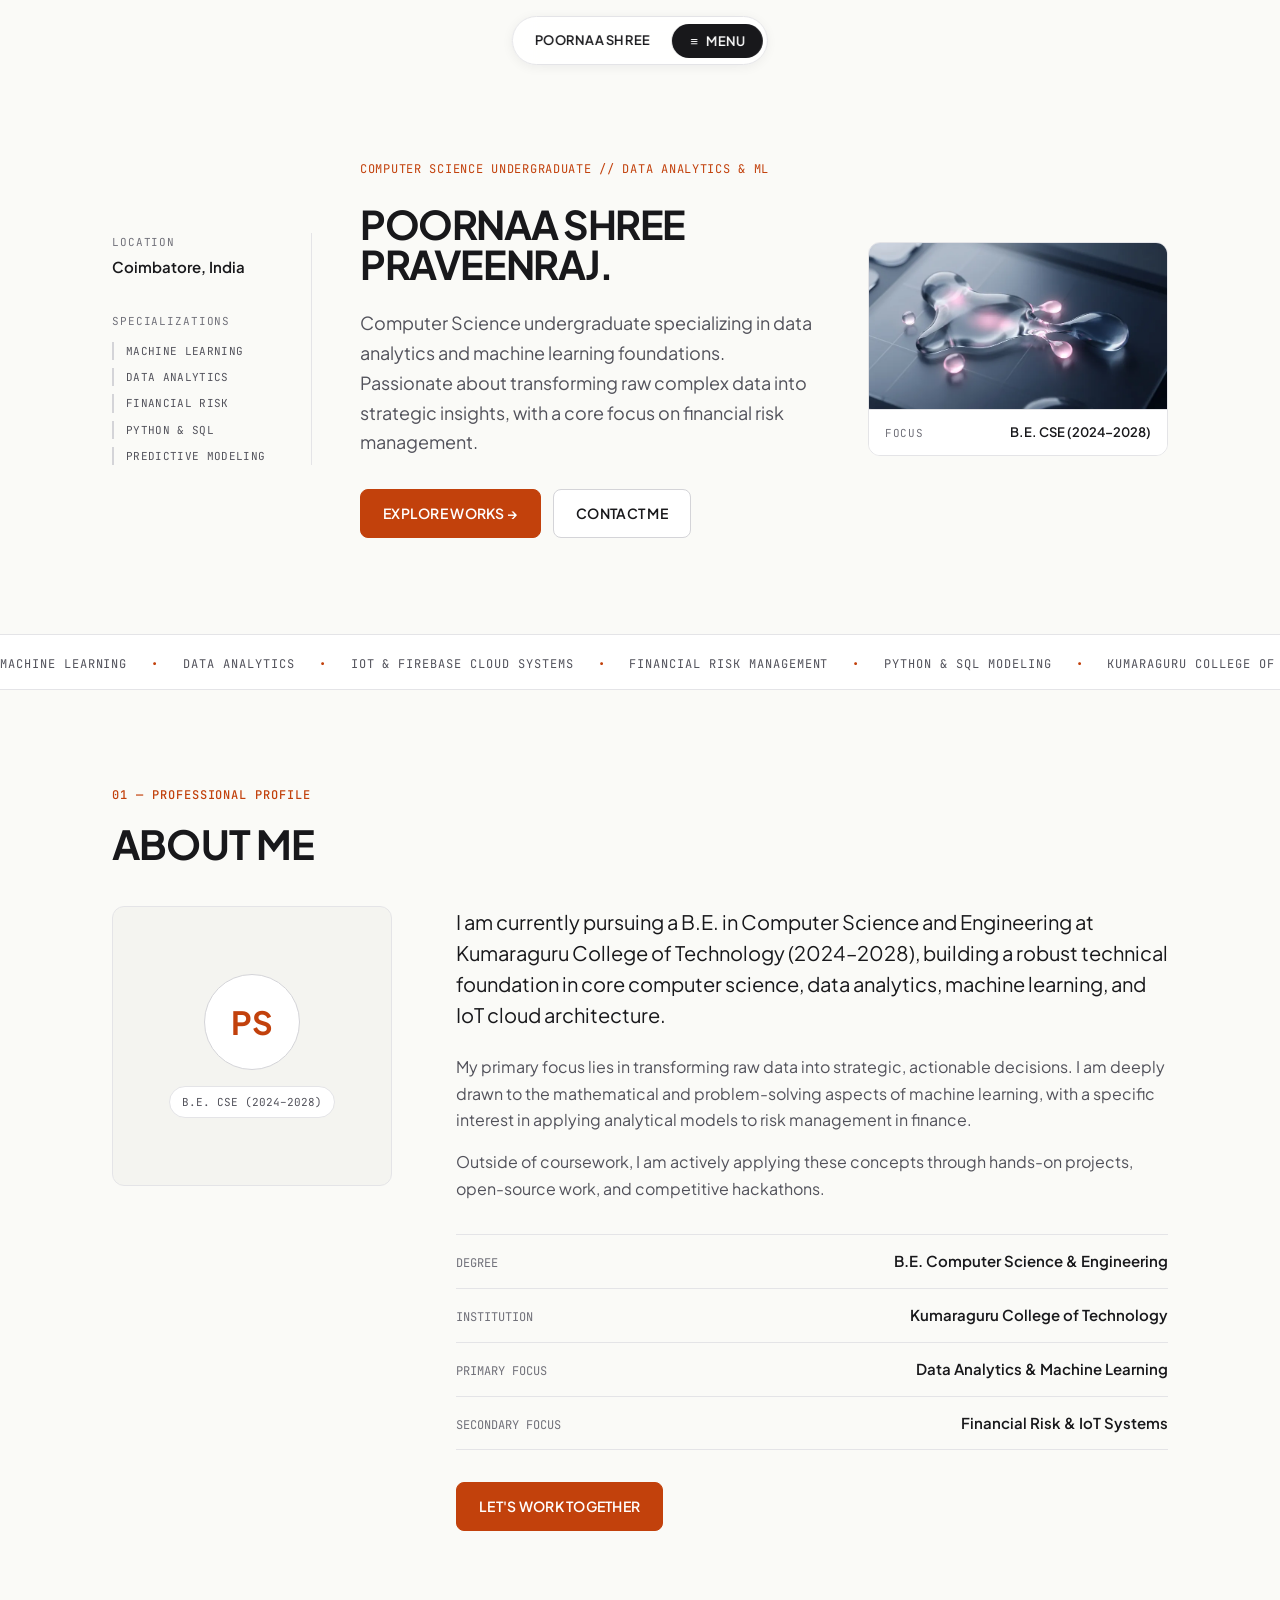
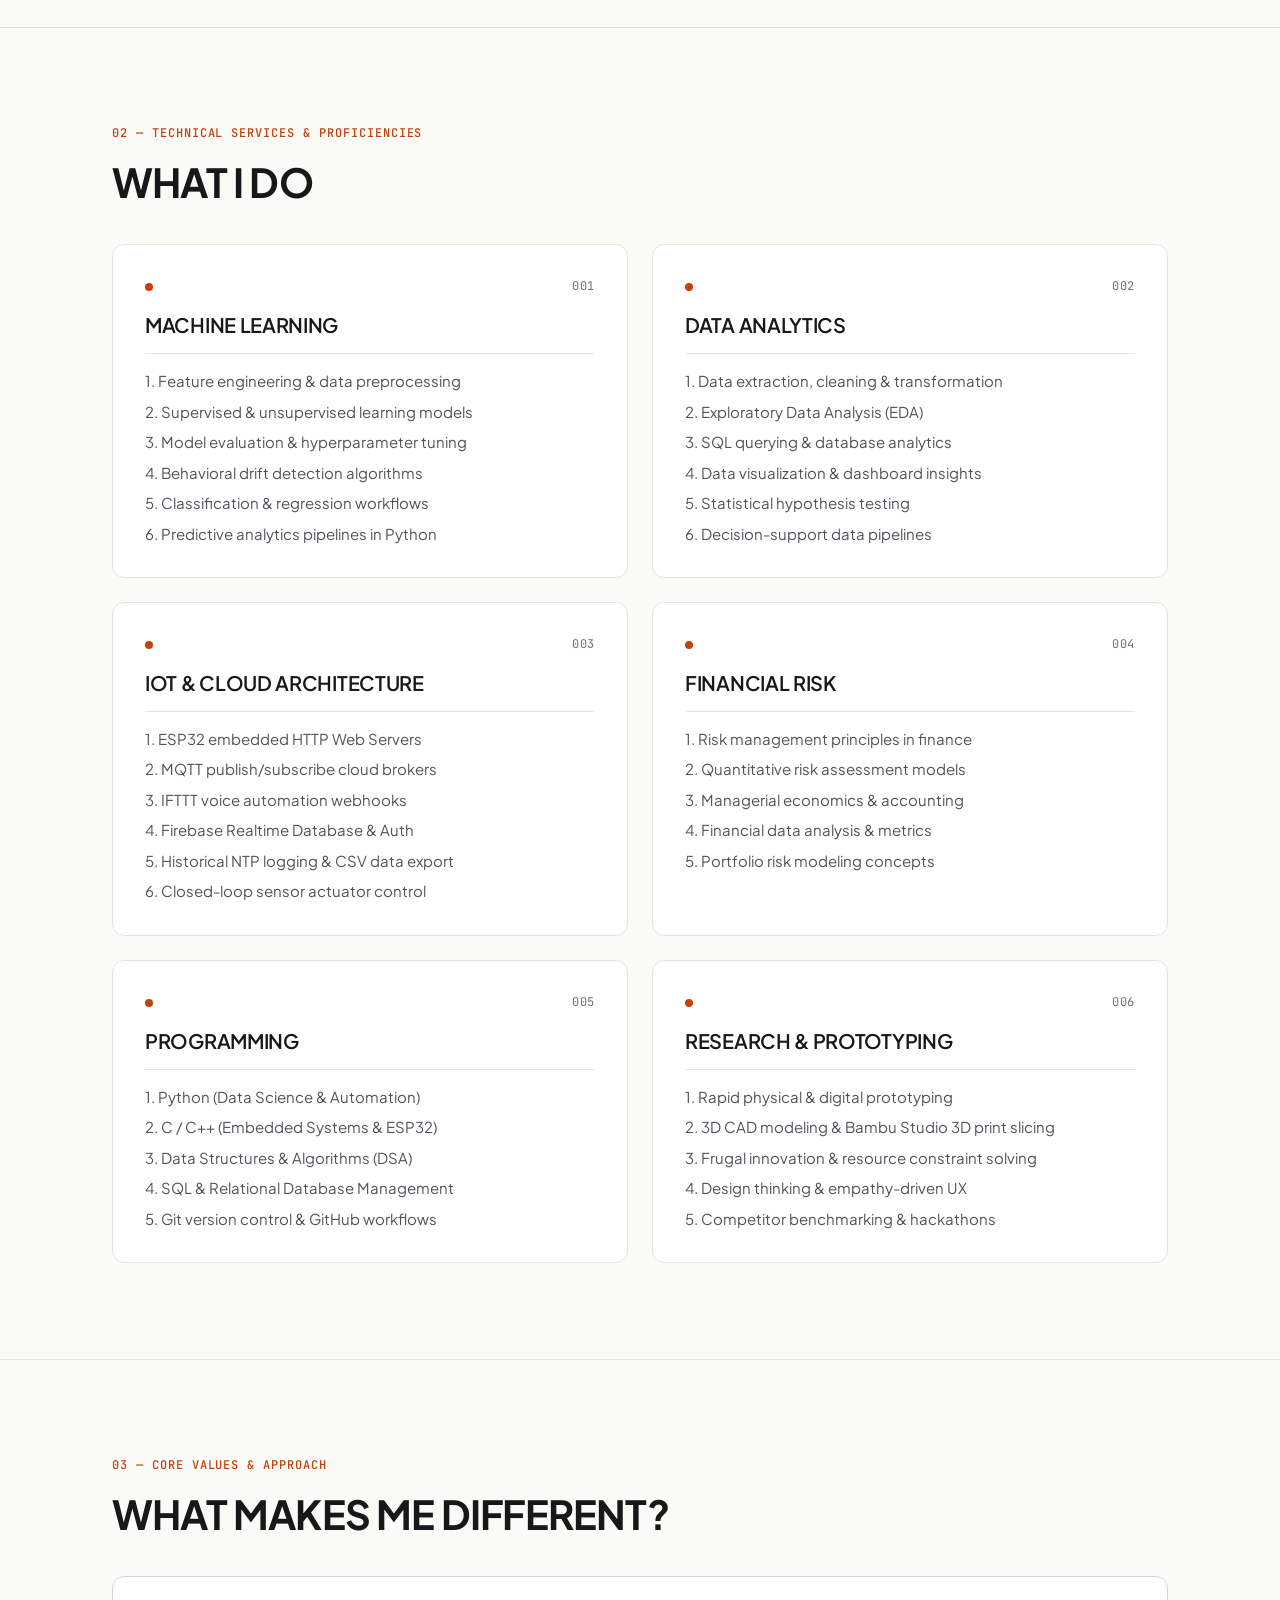
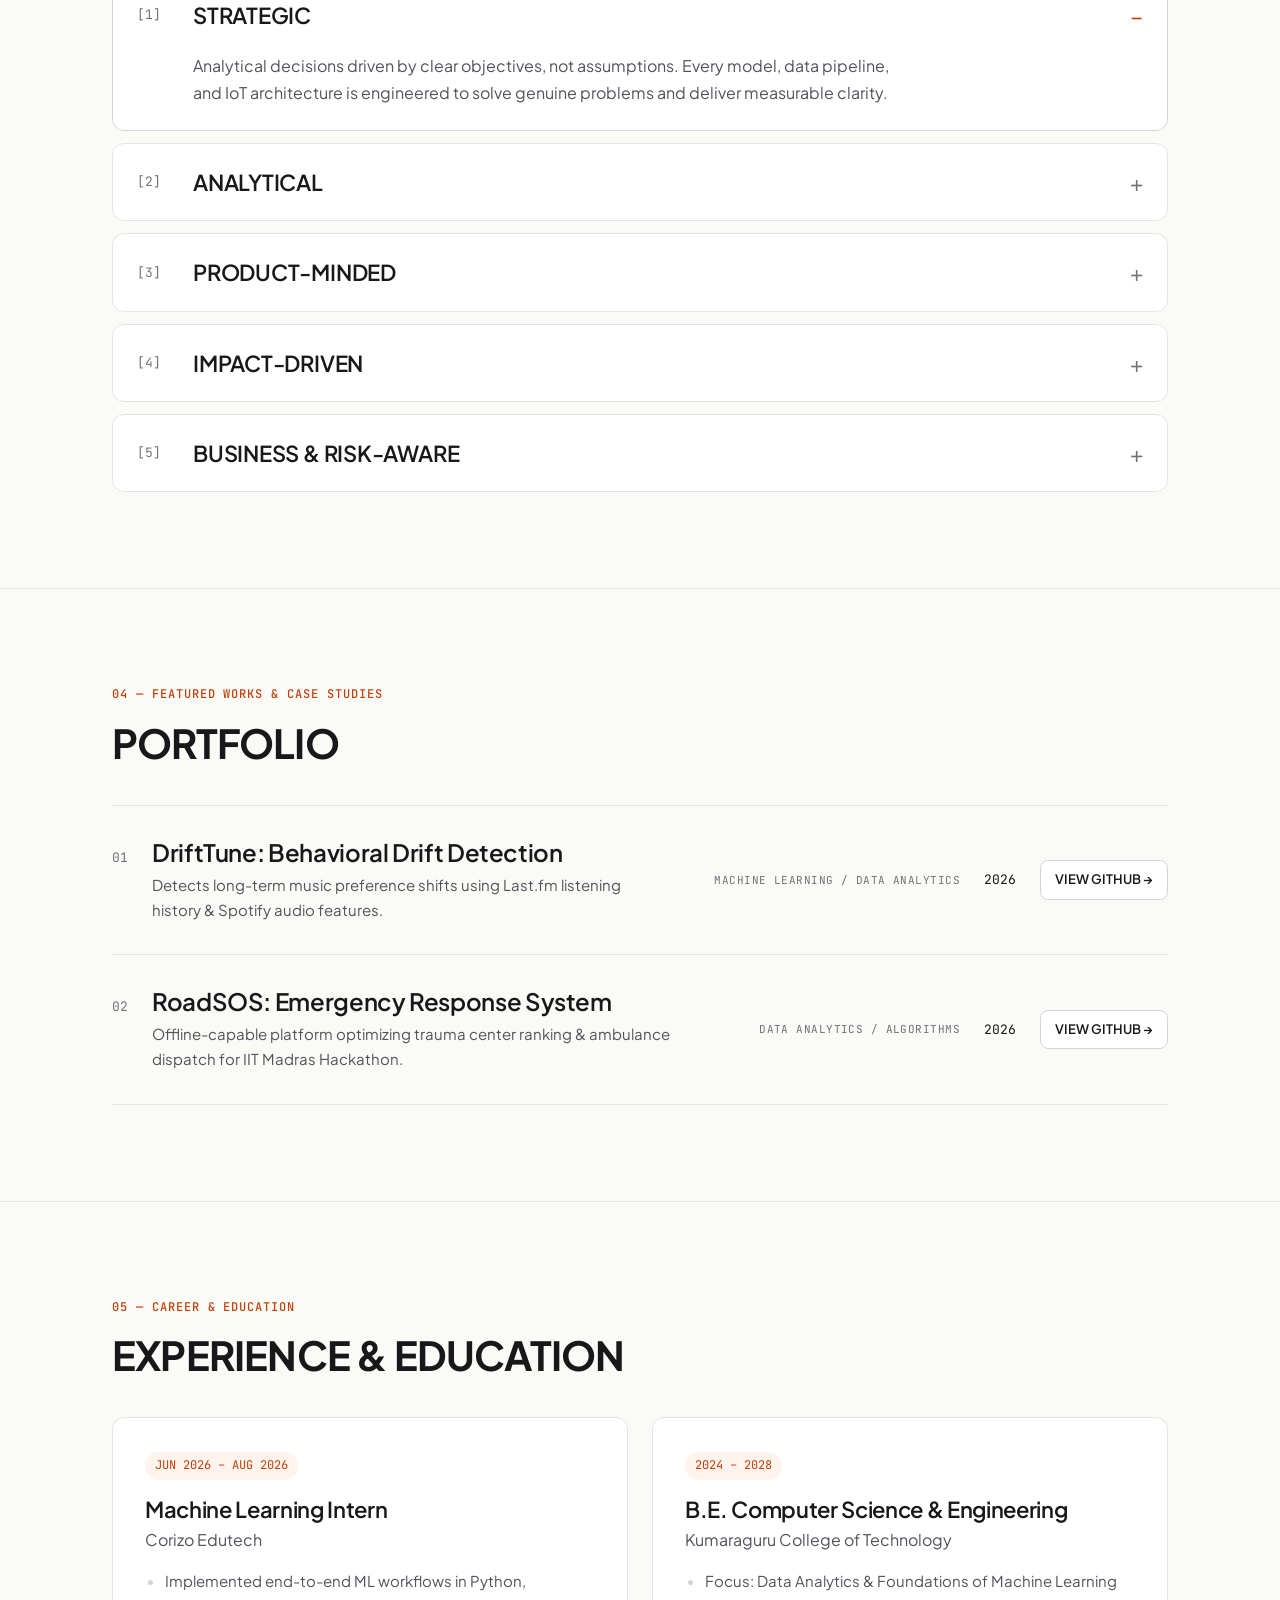
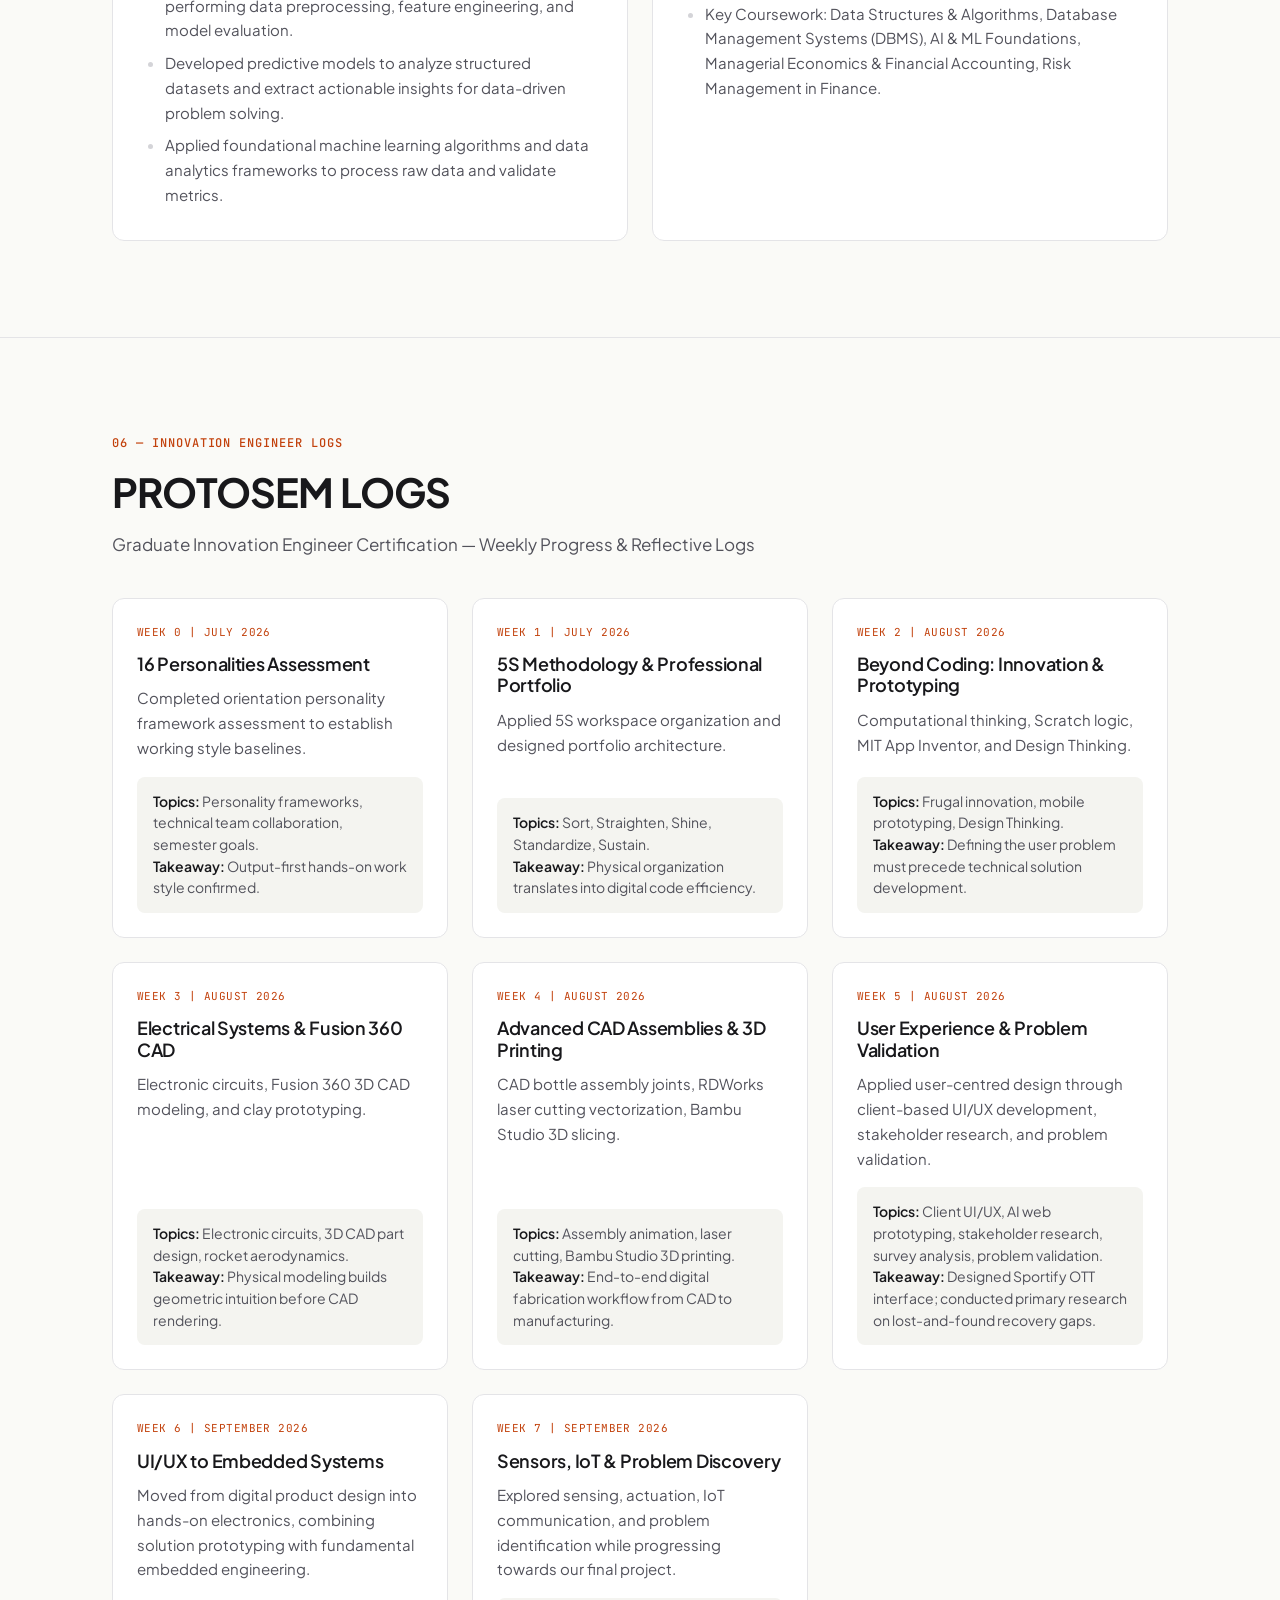
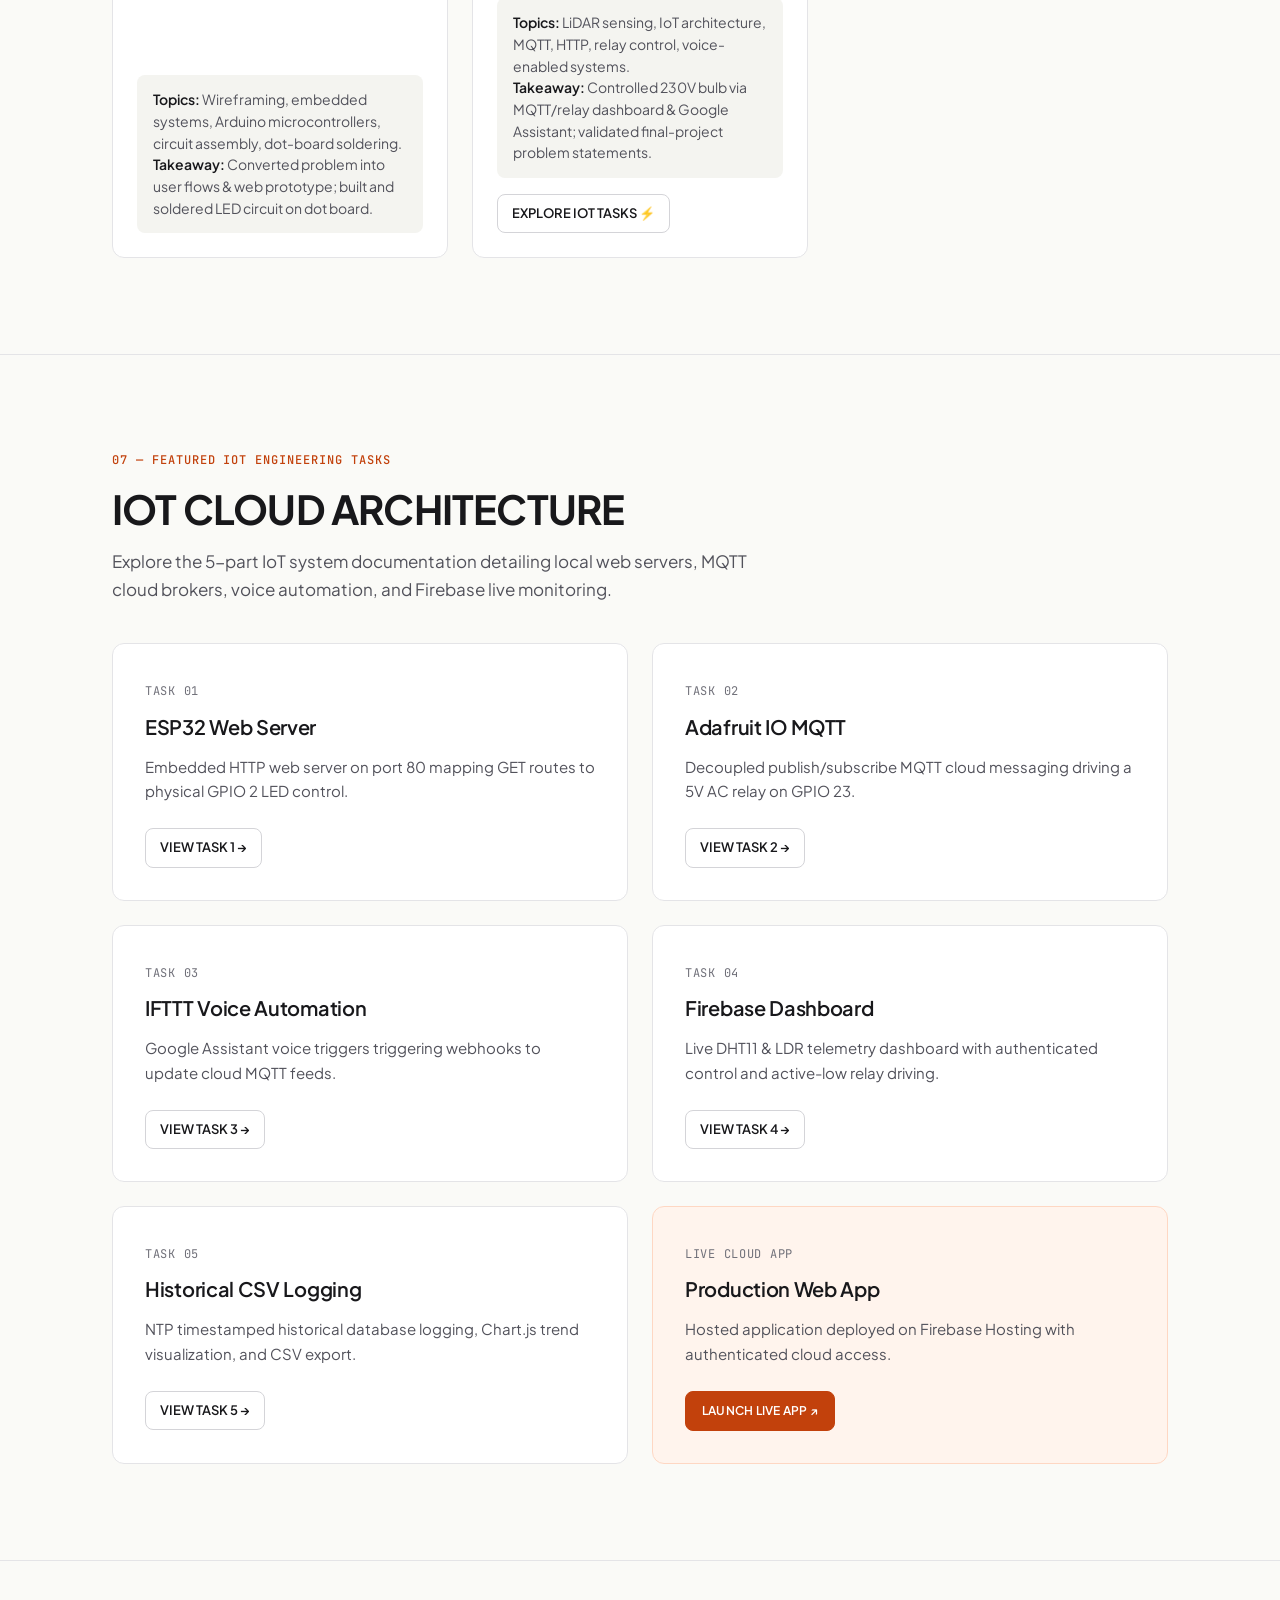
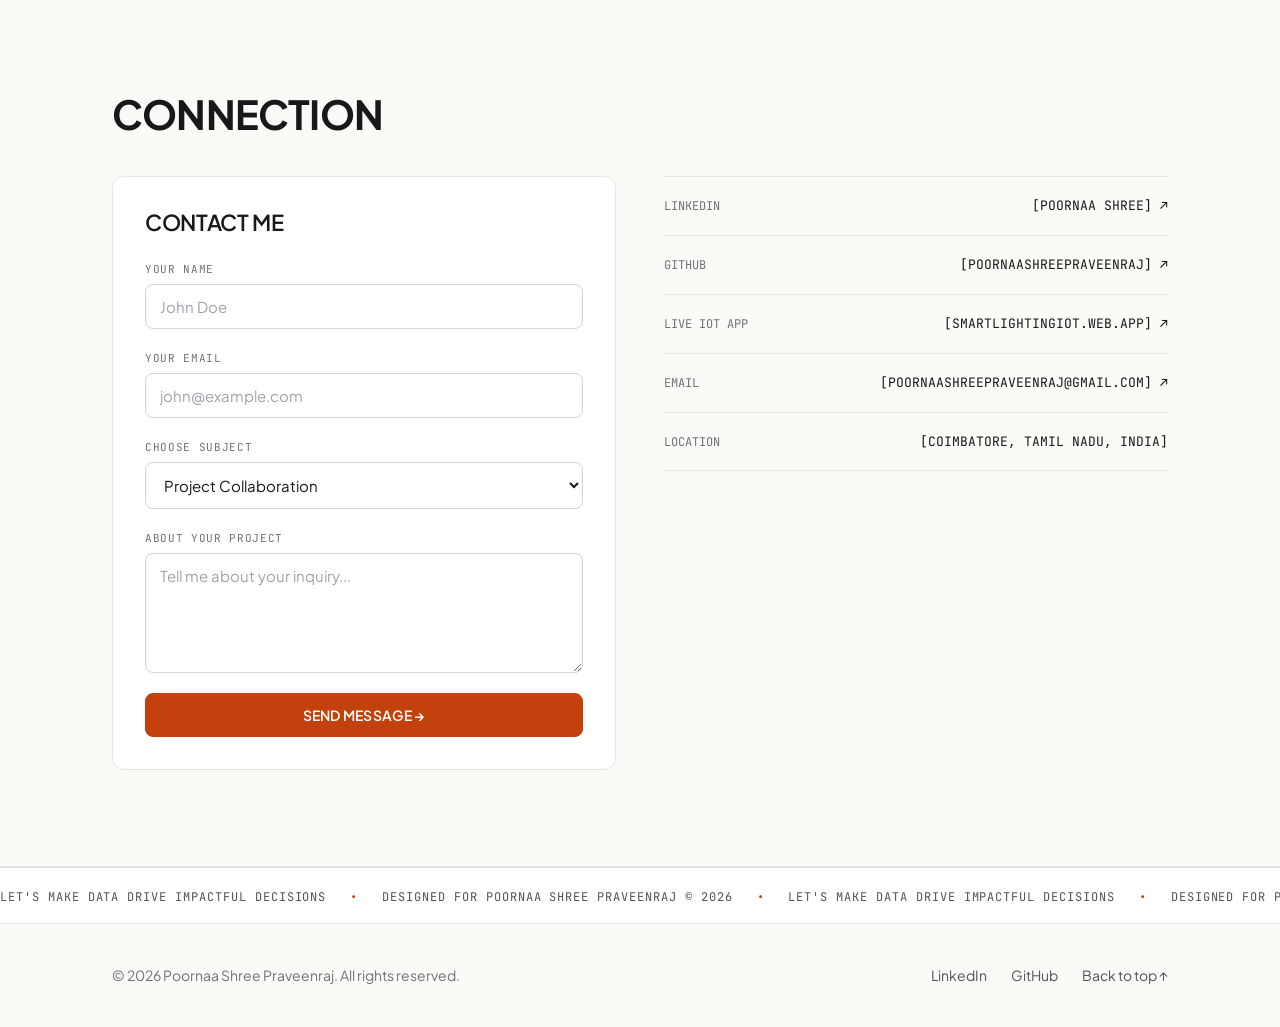
<file: index.html>
<!DOCTYPE html>
<html lang="en">
<head>
<meta charset="UTF-8">
<meta name="viewport" content="width=device-width, initial-scale=1.0">
<title>Poornaa Shree Praveenraj — Portfolio</title>
<meta name="description" content="Portfolio of Poornaa Shree Praveenraj, CS undergraduate focused on Machine Learning, Data Analytics, and IoT Cloud Systems.">

<!-- Google Fonts: Syne, Space Grotesk, Plus Jakarta Sans, JetBrains Mono -->
<link rel="preconnect" href="https://fonts.googleapis.com">
<link rel="preconnect" href="https://fonts.gstatic.com" crossorigin>
<link href="https://fonts.googleapis.com/css2?family=Italianno&family=Plus+Jakarta+Sans:ital,wght@0,300..800;1,300..800&family=Space+Grotesk:wght@400;600;700&family=Space+Mono:ital,wght@0,400;0,700;1,400&family=Syne:wght@700;800&family=JetBrains+Mono:wght@400;500;700&display=swap" rel="stylesheet">

<link rel="stylesheet" href="styles.css?v=light-2">
<script src="script.js?v=light-2" defer></script>
</head>
<body>

<a href="#about" class="skip-link">Skip to content</a>

<!-- FLOATING GLASSMORPHISM PILL NAVBAR -->
<header class="site-header">
  <div class="pill-nav-container">
    <a href="#home" class="pill-nav-btn pill-brand">
      <span>POORNAA SHREE</span>
    </a>
    <button class="pill-nav-btn pill-menu" id="menuToggle" aria-label="Toggle navigation menu" aria-controls="navDropdown" aria-expanded="false"><span class="menu-icon" aria-hidden="true">≡</span> <span>MENU</span></button>
  </div>

  <!-- Mobile / Desktop Expanded Dropdown Menu -->
  <nav class="nav-dropdown" id="navDropdown" aria-label="Main navigation">
    <a href="#home">00 — HOME</a>
    <a href="#about">01 — ABOUT ME</a>
    <a href="#skills">02 — WHAT I DO (SKILLS)</a>
    <a href="#different">03 — WHY ME?</a>
    <a href="#projects">04 — PORTFOLIO</a>
    <a href="#experience">05 — EXPERIENCE &amp; EDU</a>
    <a href="#protosem">06 — PROTOSEM LOGS</a>
    <a href="#iot">07 — IOT SYSTEMS ⚡</a>
    <a href="#contact">08 — CONNECTION</a>
  </nav>
</header>

<main id="home">
  <!-- HERO SECTION WITH LIQUID GLASS VISUAL & HOLOGRAPHIC AURAS -->
  <section class="hero-section">
    <div class="hero-aura hero-aura-1" aria-hidden="true"></div>
    <div class="hero-aura hero-aura-2" aria-hidden="true"></div>
    
    <div class="container hero-container">
      <div class="hero-left-ticker">
        <div class="ticker-badge">LOCATION</div>
        <div class="ticker-val">Coimbatore, India</div>
        
        <div class="ticker-badge ticker-badge-gap">SPECIALIZATIONS</div>
        <ul class="hero-skills-stack">
          <li>MACHINE LEARNING</li>
          <li>DATA ANALYTICS</li>
          <li>FINANCIAL RISK</li>
          <li>PYTHON &amp; SQL</li>
          <li>PREDICTIVE MODELING</li>
        </ul>
      </div>
      
      <div class="hero-center-content">
        <div class="meta-tag">COMPUTER SCIENCE UNDERGRADUATE // DATA ANALYTICS &amp; ML</div>
        <h1 class="hero-display-title">
          <span class="shiny-text">POORNAA SHREE</span><br>
          <span class="shiny-text">PRAVEENRAJ.</span>
        </h1>
        
        <p class="hero-description">
          Computer Science undergraduate specializing in data analytics and machine learning foundations. Passionate about transforming raw complex data into strategic insights, with a core focus on financial risk management.
        </p>
        
        <div class="hero-actions">
          <a href="#projects" class="btn-primary-gradient">EXPLORE WORKS →</a>
          <a href="#contact" class="btn-secondary-dark">CONTACT ME</a>
        </div>
      </div>

      <div class="hero-right-visual">
        <div class="glass-frame tilted-card">
          <picture>
            <source srcset="assets/liquid_glass_ui.webp" type="image/webp">
            <img src="liquid_glass_ui.jpg" alt="Liquid Glass UI Reference" class="liquid-glass-img" width="800" height="447" fetchpriority="high" decoding="async">
          </picture>
          <div class="glass-stat-badge">
            <span class="stat-label">FOCUS</span>
            <span class="stat-val">B.E. CSE (2024–2028)</span>
          </div>
        </div>
      </div>
    </div>
  </section>

  <!-- MARQUEE TICKER RIBBON -->
  <div class="marquee-ribbon" aria-hidden="true">
    <div class="marquee-track">
      <span>MACHINE LEARNING</span> <span class="bullet">•</span>
      <span>DATA ANALYTICS</span> <span class="bullet">•</span>
      <span>IOT &amp; FIREBASE CLOUD SYSTEMS</span> <span class="bullet">•</span>
      <span>FINANCIAL RISK MANAGEMENT</span> <span class="bullet">•</span>
      <span>PYTHON &amp; SQL MODELING</span> <span class="bullet">•</span>
      <span>KUMARAGURU COLLEGE OF TECHNOLOGY</span> <span class="bullet">•</span>
      <!-- Duplicate for seamless loop -->
      <span>MACHINE LEARNING</span> <span class="bullet">•</span>
      <span>DATA ANALYTICS</span> <span class="bullet">•</span>
      <span>IOT &amp; FIREBASE CLOUD SYSTEMS</span> <span class="bullet">•</span>
      <span>FINANCIAL RISK MANAGEMENT</span> <span class="bullet">•</span>
      <span>PYTHON &amp; SQL MODELING</span> <span class="bullet">•</span>
      <span>KUMARAGURU COLLEGE OF TECHNOLOGY</span> <span class="bullet">•</span>
    </div>
  </div>

  <!-- ABOUT SECTION -->
  <section class="section-block" id="about">
    <div class="container">
      <div class="section-label">01 — PROFESSIONAL PROFILE</div>
      <h2 class="section-heading"><span class="shiny-text">ABOUT ME</span></h2>
      
      <div class="about-grid-layout">
        <div class="about-card-photo tilted-card">
          <div class="photo-placeholder-box">
            <div class="bento-avatar-icon">
              <span>PS</span>
            </div>
            <div class="photo-overlay-tag">B.E. CSE (2024–2028)</div>
          </div>
        </div>
        
        <div class="about-bio-text">
          <p class="lead-p">
            I am currently pursuing a B.E. in Computer Science and Engineering at Kumaraguru College of Technology (2024–2028), building a robust technical foundation in core computer science, data analytics, machine learning, and IoT cloud architecture.
          </p>
          <p>
            My primary focus lies in transforming raw data into strategic, actionable decisions. I am deeply drawn to the mathematical and problem-solving aspects of machine learning, with a specific interest in applying analytical models to risk management in finance.
          </p>
          <p>
            Outside of coursework, I am actively applying these concepts through hands-on projects, open-source work, and competitive hackathons.
          </p>
          
          <div class="about-meta-table">
            <div class="meta-row">
              <span class="meta-key">DEGREE</span>
              <span class="meta-val">B.E. Computer Science &amp; Engineering</span>
            </div>
            <div class="meta-row">
              <span class="meta-key">INSTITUTION</span>
              <span class="meta-val">Kumaraguru College of Technology</span>
            </div>
            <div class="meta-row">
              <span class="meta-key">PRIMARY FOCUS</span>
              <span class="meta-val">Data Analytics &amp; Machine Learning</span>
            </div>
            <div class="meta-row">
              <span class="meta-key">SECONDARY FOCUS</span>
              <span class="meta-val">Financial Risk &amp; IoT Systems</span>
            </div>
          </div>
          
          <a href="#contact" class="btn-primary-gradient btn-spaced">LET'S WORK TOGETHER</a>
        </div>
      </div>
    </div>
  </section>

  <!-- SERVICES & PROFICIENCIES ("WHAT I DO") -->
  <section class="section-block" id="skills">
    <div class="container">
      <div class="section-label">02 — TECHNICAL SERVICES &amp; PROFICIENCIES</div>
      <h2 class="section-heading"><span class="shiny-text">WHAT I DO</span></h2>
      
      <div class="services-6grid">
        <!-- 001 -->
        <div class="service-card tilted-card">
          <div class="service-orb-badge">
            <div class="orb-icon"></div>
            <span class="service-num">001</span>
          </div>
          <h3>MACHINE LEARNING</h3>
          <ul class="service-checklist">
            <li>1. Feature engineering &amp; data preprocessing</li>
            <li>2. Supervised &amp; unsupervised learning models</li>
            <li>3. Model evaluation &amp; hyperparameter tuning</li>
            <li>4. Behavioral drift detection algorithms</li>
            <li>5. Classification &amp; regression workflows</li>
            <li>6. Predictive analytics pipelines in Python</li>
          </ul>
        </div>

        <!-- 002 -->
        <div class="service-card tilted-card">
          <div class="service-orb-badge">
            <div class="orb-icon"></div>
            <span class="service-num">002</span>
          </div>
          <h3>DATA ANALYTICS</h3>
          <ul class="service-checklist">
            <li>1. Data extraction, cleaning &amp; transformation</li>
            <li>2. Exploratory Data Analysis (EDA)</li>
            <li>3. SQL querying &amp; database analytics</li>
            <li>4. Data visualization &amp; dashboard insights</li>
            <li>5. Statistical hypothesis testing</li>
            <li>6. Decision-support data pipelines</li>
          </ul>
        </div>

        <!-- 003 -->
        <div class="service-card tilted-card">
          <div class="service-orb-badge">
            <div class="orb-icon"></div>
            <span class="service-num">003</span>
          </div>
          <h3>IOT &amp; CLOUD ARCHITECTURE</h3>
          <ul class="service-checklist">
            <li>1. ESP32 embedded HTTP Web Servers</li>
            <li>2. MQTT publish/subscribe cloud brokers</li>
            <li>3. IFTTT voice automation webhooks</li>
            <li>4. Firebase Realtime Database &amp; Auth</li>
            <li>5. Historical NTP logging &amp; CSV data export</li>
            <li>6. Closed-loop sensor actuator control</li>
          </ul>
        </div>

        <!-- 004 -->
        <div class="service-card tilted-card">
          <div class="service-orb-badge">
            <div class="orb-icon"></div>
            <span class="service-num">004</span>
          </div>
          <h3>FINANCIAL RISK</h3>
          <ul class="service-checklist">
            <li>1. Risk management principles in finance</li>
            <li>2. Quantitative risk assessment models</li>
            <li>3. Managerial economics &amp; accounting</li>
            <li>4. Financial data analysis &amp; metrics</li>
            <li>5. Portfolio risk modeling concepts</li>
          </ul>
        </div>

        <!-- 005 -->
        <div class="service-card tilted-card">
          <div class="service-orb-badge">
            <div class="orb-icon"></div>
            <span class="service-num">005</span>
          </div>
          <h3>PROGRAMMING</h3>
          <ul class="service-checklist">
            <li>1. Python (Data Science &amp; Automation)</li>
            <li>2. C / C++ (Embedded Systems &amp; ESP32)</li>
            <li>3. Data Structures &amp; Algorithms (DSA)</li>
            <li>4. SQL &amp; Relational Database Management</li>
            <li>5. Git version control &amp; GitHub workflows</li>
          </ul>
        </div>

        <!-- 006 -->
        <div class="service-card tilted-card">
          <div class="service-orb-badge">
            <div class="orb-icon"></div>
            <span class="service-num">006</span>
          </div>
          <h3>RESEARCH &amp; PROTOTYPING</h3>
          <ul class="service-checklist">
            <li>1. Rapid physical &amp; digital prototyping</li>
            <li>2. 3D CAD modeling &amp; Bambu Studio 3D print slicing</li>
            <li>3. Frugal innovation &amp; resource constraint solving</li>
            <li>4. Design thinking &amp; empathy-driven UX</li>
            <li>5. Competitor benchmarking &amp; hackathons</li>
          </ul>
        </div>
      </div>
    </div>
  </section>

  <!-- VALUE PROPOSITION ACCORDION ("WHAT MAKES ME DIFFERENT?") -->
  <section class="section-block" id="different">
    <div class="container">
      <div class="section-label">03 — CORE VALUES &amp; APPROACH</div>
      <h2 class="section-heading"><span class="shiny-text">WHAT MAKES ME DIFFERENT?</span></h2>
      
      <div class="diff-accordion-grid">
        <div class="diff-item active">
          <div class="diff-header" onclick="toggleDiff(this)">
            <span class="diff-num">[1]</span>
            <span class="diff-title">STRATEGIC</span>
            <span class="diff-icon">−</span>
          </div>
          <div class="diff-body">
            <p>Analytical decisions driven by clear objectives, not assumptions. Every model, data pipeline, and IoT architecture is engineered to solve genuine problems and deliver measurable clarity.</p>
          </div>
        </div>

        <div class="diff-item">
          <div class="diff-header" onclick="toggleDiff(this)">
            <span class="diff-num">[2]</span>
            <span class="diff-title">ANALYTICAL</span>
            <span class="diff-icon">+</span>
          </div>
          <div class="diff-body">
            <p>Rigorous mathematical foundation and empirical data investigation. Extracting signal from noise with clean statistical principles.</p>
          </div>
        </div>

        <div class="diff-item highlight-purple">
          <div class="diff-header" onclick="toggleDiff(this)">
            <span class="diff-num">[3]</span>
            <span class="diff-title">PRODUCT-MINDED</span>
            <span class="diff-icon">+</span>
          </div>
          <div class="diff-body">
            <p>Thinking beyond isolated code — focusing on full-stack data logic, end-user flows, and long-term scalability. Building systems that scale.</p>
          </div>
        </div>

        <div class="diff-item">
          <div class="diff-header" onclick="toggleDiff(this)">
            <span class="diff-num">[4]</span>
            <span class="diff-title">IMPACT-DRIVEN</span>
            <span class="diff-icon">+</span>
          </div>
          <div class="diff-body">
            <p>Focused on real-world outcomes — accuracy, reliability, and optimization. Data science and IoT engineering that drive real value.</p>
          </div>
        </div>

        <div class="diff-item">
          <div class="diff-header" onclick="toggleDiff(this)">
            <span class="diff-num">[5]</span>
            <span class="diff-title">BUSINESS &amp; RISK-AWARE</span>
            <span class="diff-icon">+</span>
          </div>
          <div class="diff-body">
            <p>Understanding market context, financial risk metrics, and organizational goals. Aligning tech solutions with strategic financial intelligence.</p>
          </div>
        </div>
      </div>
    </div>
  </section>

  <!-- INTERACTIVE PROJECTS SHOWCASE ("PORTFOLIO") -->
  <section class="section-block" id="projects">
    <div class="container">
      <div class="section-label">04 — FEATURED WORKS &amp; CASE STUDIES</div>
      <h2 class="section-heading"><span class="shiny-text">PORTFOLIO</span></h2>
      
      <div class="projects-list-accordion">
        <!-- Project 01 -->
        <div class="project-list-row">
          <div class="project-row-left">
            <span class="project-num">01</span>
            <div class="project-main-info">
              <h3 class="project-name">DriftTune: Behavioral Drift Detection</h3>
              <p class="project-subtext">Detects long-term music preference shifts using Last.fm listening history &amp; Spotify audio features.</p>
            </div>
          </div>
          <div class="project-row-right">
            <span class="project-cat">MACHINE LEARNING / DATA ANALYTICS</span>
            <span class="project-year">2026</span>
            <a href="https://github.com/poornaashreepraveenraj" target="_blank" rel="noopener" class="project-link-btn">VIEW GITHUB →</a>
          </div>
        </div>

        <!-- Project 02 -->
        <div class="project-list-row">
          <div class="project-row-left">
            <span class="project-num">02</span>
            <div class="project-main-info">
              <h3 class="project-name">RoadSOS: Emergency Response System</h3>
              <p class="project-subtext">Offline-capable platform optimizing trauma center ranking &amp; ambulance dispatch for IIT Madras Hackathon.</p>
            </div>
          </div>
          <div class="project-row-right">
            <span class="project-cat">DATA ANALYTICS / ALGORITHMS</span>
            <span class="project-year">2026</span>
            <a href="https://github.com/poornaashreepraveenraj" target="_blank" rel="noopener" class="project-link-btn">VIEW GITHUB →</a>
          </div>
        </div>
      </div>
    </div>
  </section>

  <!-- EXPERIENCE & EDUCATION -->
  <section class="section-block" id="experience">
    <div class="container">
      <div class="section-label">05 — CAREER &amp; EDUCATION</div>
      <h2 class="section-heading"><span class="shiny-text">EXPERIENCE &amp; EDUCATION</span></h2>
      
      <div class="timeline-container">
        <div class="timeline-card tilted-card">
          <div class="timeline-badge">JUN 2026 – AUG 2026</div>
          <h3 class="timeline-role">Machine Learning Intern</h3>
          <div class="timeline-org">Corizo Edutech</div>
          <ul class="timeline-bullets">
            <li>Implemented end-to-end ML workflows in Python, performing data preprocessing, feature engineering, and model evaluation.</li>
            <li>Developed predictive models to analyze structured datasets and extract actionable insights for data-driven problem solving.</li>
            <li>Applied foundational machine learning algorithms and data analytics frameworks to process raw data and validate metrics.</li>
          </ul>
        </div>

        <div class="timeline-card tilted-card">
          <div class="timeline-badge">2024 – 2028</div>
          <h3 class="timeline-role">B.E. Computer Science &amp; Engineering</h3>
          <div class="timeline-org">Kumaraguru College of Technology</div>
          <ul class="timeline-bullets">
            <li>Focus: Data Analytics &amp; Foundations of Machine Learning</li>
            <li>Key Coursework: Data Structures &amp; Algorithms, Database Management Systems (DBMS), AI &amp; ML Foundations, Managerial Economics &amp; Financial Accounting, Risk Management in Finance.</li>
          </ul>
        </div>
      </div>
    </div>
  </section>

  <!-- PROTOSEM WEEKLY LOGS -->
  <section class="section-block" id="protosem">
    <div class="container">
      <div class="section-label">06 — INNOVATION ENGINEER LOGS</div>
      <h2 class="section-heading"><span class="shiny-text">PROTOSEM LOGS</span></h2>
      <p class="section-subtext">Graduate Innovation Engineer Certification — Weekly Progress &amp; Reflective Logs</p>
      
      <div class="protosem-grid">
        <div class="protosem-card tilted-card">
          <div class="log-week-tag">WEEK 0 | JULY 2026</div>
          <h3>16 Personalities Assessment</h3>
          <p class="log-intro">Completed orientation personality framework assessment to establish working style baselines.</p>
          <div class="log-detail-box">
            <strong>Topics:</strong> Personality frameworks, technical team collaboration, semester goals.<br>
            <strong>Takeaway:</strong> Output-first hands-on work style confirmed.
          </div>
        </div>

        <div class="protosem-card tilted-card">
          <div class="log-week-tag">WEEK 1 | JULY 2026</div>
          <h3>5S Methodology &amp; Professional Portfolio</h3>
          <p class="log-intro">Applied 5S workspace organization and designed portfolio architecture.</p>
          <div class="log-detail-box">
            <strong>Topics:</strong> Sort, Straighten, Shine, Standardize, Sustain.<br>
            <strong>Takeaway:</strong> Physical organization translates into digital code efficiency.
          </div>
        </div>

        <div class="protosem-card tilted-card">
          <div class="log-week-tag">WEEK 2 | AUGUST 2026</div>
          <h3>Beyond Coding: Innovation &amp; Prototyping</h3>
          <p class="log-intro">Computational thinking, Scratch logic, MIT App Inventor, and Design Thinking.</p>
          <div class="log-detail-box">
            <strong>Topics:</strong> Frugal innovation, mobile prototyping, Design Thinking.<br>
            <strong>Takeaway:</strong> Defining the user problem must precede technical solution development.
          </div>
        </div>

        <div class="protosem-card tilted-card">
          <div class="log-week-tag">WEEK 3 | AUGUST 2026</div>
          <h3>Electrical Systems &amp; Fusion 360 CAD</h3>
          <p class="log-intro">Electronic circuits, Fusion 360 3D CAD modeling, and clay prototyping.</p>
          <div class="log-detail-box">
            <strong>Topics:</strong> Electronic circuits, 3D CAD part design, rocket aerodynamics.<br>
            <strong>Takeaway:</strong> Physical modeling builds geometric intuition before CAD rendering.
          </div>
        </div>

        <div class="protosem-card tilted-card">
          <div class="log-week-tag">WEEK 4 | AUGUST 2026</div>
          <h3>Advanced CAD Assemblies &amp; 3D Printing</h3>
          <p class="log-intro">CAD bottle assembly joints, RDWorks laser cutting vectorization, Bambu Studio 3D slicing.</p>
          <div class="log-detail-box">
            <strong>Topics:</strong> Assembly animation, laser cutting, Bambu Studio 3D printing.<br>
            <strong>Takeaway:</strong> End-to-end digital fabrication workflow from CAD to manufacturing.
          </div>
        </div>

        <div class="protosem-card tilted-card">
          <div class="log-week-tag">WEEK 5 | AUGUST 2026</div>
          <h3>User Experience &amp; Problem Validation</h3>
          <p class="log-intro">Applied user-centred design through client-based UI/UX development, stakeholder research, and problem validation.</p>
          <div class="log-detail-box">
            <strong>Topics:</strong> Client UI/UX, AI web prototyping, stakeholder research, survey analysis, problem validation.<br>
            <strong>Takeaway:</strong> Designed Sportify OTT interface; conducted primary research on lost-and-found recovery gaps.
          </div>
        </div>

        <div class="protosem-card tilted-card">
          <div class="log-week-tag">WEEK 6 | SEPTEMBER 2026</div>
          <h3>UI/UX to Embedded Systems</h3>
          <p class="log-intro">Moved from digital product design into hands-on electronics, combining solution prototyping with fundamental embedded engineering.</p>
          <div class="log-detail-box">
            <strong>Topics:</strong> Wireframing, embedded systems, Arduino microcontrollers, circuit assembly, dot-board soldering.<br>
            <strong>Takeaway:</strong> Converted problem into user flows &amp; web prototype; built and soldered LED circuit on dot board.
          </div>
        </div>

        <div class="protosem-card tilted-card">
          <div class="log-week-tag">WEEK 7 | SEPTEMBER 2026</div>
          <h3>Sensors, IoT &amp; Problem Discovery</h3>
          <p class="log-intro">Explored sensing, actuation, IoT communication, and problem identification while progressing towards our final project.</p>
          <div class="log-detail-box">
            <strong>Topics:</strong> LiDAR sensing, IoT architecture, MQTT, HTTP, relay control, voice-enabled systems.<br>
            <strong>Takeaway:</strong> Controlled 230V bulb via MQTT/relay dashboard &amp; Google Assistant; validated final-project problem statements.
          </div>
          <a href="iot.html" class="project-link-btn protosem-cta">EXPLORE IOT TASKS ⚡</a>
        </div>
      </div>
    </div>
  </section>

  <!-- IOT SYSTEMS -->
  <section class="section-block" id="iot">
    <div class="container">
      <div class="section-label">07 — FEATURED IOT ENGINEERING TASKS</div>
      <h2 class="section-heading"><span class="shiny-text">IOT CLOUD ARCHITECTURE</span></h2>
      <p class="section-subtext">Explore the 5-part IoT system documentation detailing local web servers, MQTT cloud brokers, voice automation, and Firebase live monitoring.</p>

      <div class="services-6grid">
        <div class="service-card tilted-card">
          <span class="service-num">TASK 01</span>
          <h3 class="service-card-title">ESP32 Web Server</h3>
          <p class="service-card-text">Embedded HTTP web server on port 80 mapping GET routes to physical GPIO 2 LED control.</p>
          <a href="iot.html#task1" class="project-link-btn">VIEW TASK 1 →</a>
        </div>
        <div class="service-card tilted-card">
          <span class="service-num">TASK 02</span>
          <h3 class="service-card-title">Adafruit IO MQTT</h3>
          <p class="service-card-text">Decoupled publish/subscribe MQTT cloud messaging driving a 5V AC relay on GPIO 23.</p>
          <a href="iot.html#task2" class="project-link-btn">VIEW TASK 2 →</a>
        </div>
        <div class="service-card tilted-card">
          <span class="service-num">TASK 03</span>
          <h3 class="service-card-title">IFTTT Voice Automation</h3>
          <p class="service-card-text">Google Assistant voice triggers triggering webhooks to update cloud MQTT feeds.</p>
          <a href="iot.html#task3" class="project-link-btn">VIEW TASK 3 →</a>
        </div>
        <div class="service-card tilted-card">
          <span class="service-num">TASK 04</span>
          <h3 class="service-card-title">Firebase Dashboard</h3>
          <p class="service-card-text">Live DHT11 &amp; LDR telemetry dashboard with authenticated control and active-low relay driving.</p>
          <a href="iot.html#task4" class="project-link-btn">VIEW TASK 4 →</a>
        </div>
        <div class="service-card tilted-card">
          <span class="service-num">TASK 05</span>
          <h3 class="service-card-title">Historical CSV Logging</h3>
          <p class="service-card-text">NTP timestamped historical database logging, Chart.js trend visualization, and CSV export.</p>
          <a href="iot.html#task5" class="project-link-btn">VIEW TASK 5 →</a>
        </div>
        <div class="service-card tilted-card service-card-live">
          <span class="service-num">LIVE CLOUD APP</span>
          <h3 class="service-card-title">Production Web App</h3>
          <p class="service-card-text">Hosted application deployed on Firebase Hosting with authenticated cloud access.</p>
          <a href="https://smartlightingiot.web.app/" target="_blank" rel="noopener" class="btn-primary-gradient btn-small">LAUNCH LIVE APP ↗</a>
        </div>
      </div>
    </div>
  </section>

  <!-- CONTACT SECTION ("CONNECTION") -->
  <section class="section-block" id="contact">
    <div class="container">
      <div class="section-label">08 — GET IN TOUCH</div>
      <h2 class="section-heading"><span class="shiny-text">CONNECTION</span></h2>
      
      <div class="contact-dual-layout">
        <!-- Left: Contact Form -->
        <div class="contact-form-card tilted-card">
          <h3 class="form-title">CONTACT ME</h3>
          <form id="contactForm" novalidate>
            <div class="form-field">
              <label for="nameInput">YOUR NAME</label>
              <input type="text" id="nameInput" name="name" placeholder="John Doe" required>
            </div>
            <div class="form-field">
              <label for="emailInput">YOUR EMAIL</label>
              <input type="email" id="emailInput" name="email" placeholder="john@example.com" required>
            </div>
            <div class="form-field">
              <label for="subjectInput">CHOOSE SUBJECT</label>
              <select id="subjectInput" name="subject">
                <option value="collaboration">Project Collaboration</option>
                <option value="internship">Internship / Job Inquiry</option>
                <option value="iot">IoT / Smart Systems Consultation</option>
                <option value="data">Data Science / ML Consultation</option>
                <option value="general">General Networking</option>
              </select>
            </div>
            <div class="form-field">
              <label for="messageInput">ABOUT YOUR PROJECT</label>
              <textarea id="messageInput" name="message" placeholder="Tell me about your inquiry..." required></textarea>
            </div>
            <button type="submit" class="btn-primary-gradient btn-full">SEND MESSAGE →</button>
            <div class="form-status" id="formStatus" style="display:none;"></div>
          </form>
        </div>

        <!-- Right: Social Links & Eclipse Orb Graphic -->
        <div class="contact-socials-card">
          <div class="socials-directory">
            <div class="directory-row">
              <span class="dir-label">LINKEDIN</span>
              <a href="https://www.linkedin.com/in/poornaa-shree-praveenraj-5780b032a" target="_blank" rel="noopener" class="dir-val">[POORNAA SHREE] ↗</a>
            </div>
            <div class="directory-row">
              <span class="dir-label">GITHUB</span>
              <a href="https://github.com/poornaashreepraveenraj" target="_blank" rel="noopener" class="dir-val">[POORNAASHREEPRAVEENRAJ] ↗</a>
            </div>
            <div class="directory-row">
              <span class="dir-label">LIVE IOT APP</span>
              <a href="https://smartlightingiot.web.app/" target="_blank" rel="noopener" class="dir-val">[SMARTLIGHTINGIOT.WEB.APP] ↗</a>
            </div>
            <div class="directory-row">
              <span class="dir-label">EMAIL</span>
              <a href="mailto:poornaashreepraveenraj@gmail.com" class="dir-val">[POORNAASHREEPRAVEENRAJ@GMAIL.COM] ↗</a>
            </div>
            <div class="directory-row">
              <span class="dir-label">LOCATION</span>
              <span class="dir-val">[COIMBATORE, TAMIL NADU, INDIA]</span>
            </div>
          </div>

          <!-- Glowing Neon Planet Eclipse Orb Visual -->
          <div class="neon-planet-orb-container">
            <div class="neon-planet-orb"></div>
          </div>
        </div>
      </div>
    </div>
  </section>
</main>

<!-- BOTTOM MARQUEE FOOTER RIBBON -->
<div class="marquee-ribbon marquee-footer" aria-hidden="true">
  <div class="marquee-track">
    <span>LET'S MAKE DATA DRIVE IMPACTFUL DECISIONS</span> <span class="bullet">•</span>
    <span>DESIGNED FOR POORNAA SHREE PRAVEENRAJ © 2026</span> <span class="bullet">•</span>
    <span>LET'S MAKE DATA DRIVE IMPACTFUL DECISIONS</span> <span class="bullet">•</span>
    <span>DESIGNED FOR POORNAA SHREE PRAVEENRAJ © 2026</span> <span class="bullet">•</span>
  </div>
</div>

<footer class="site-footer">
  <div class="container footer-content">
    <p>© 2026 Poornaa Shree Praveenraj. All rights reserved.</p>
    <div class="foot-links">
      <a href="https://www.linkedin.com/in/poornaa-shree-praveenraj-5780b032a" target="_blank" rel="noopener">LinkedIn</a>
      <a href="https://github.com/poornaashreepraveenraj" target="_blank" rel="noopener">GitHub</a>
      <a href="#home">Back to top ↑</a>
    </div>
  </div>
</footer>

<div id="toast" role="status" aria-live="polite"></div>

</body>
</html>
</file>
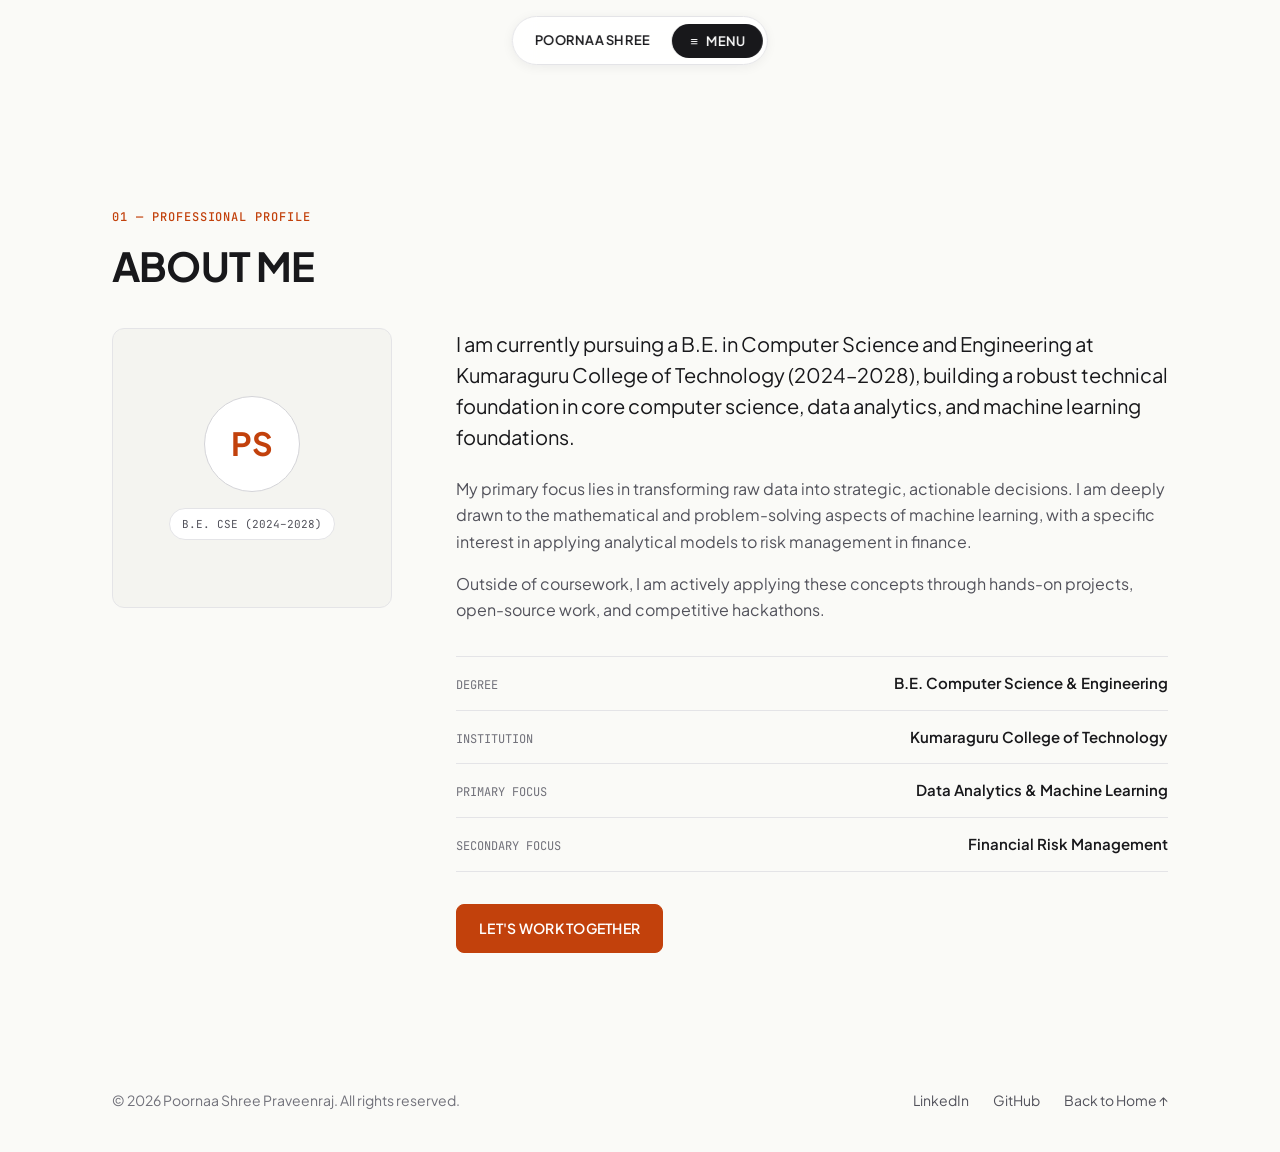
<file: about.html>
<!DOCTYPE html>
<html lang="en">
<head>
<meta charset="UTF-8">
<meta name="viewport" content="width=device-width, initial-scale=1.0">
<title>About — Poornaa Shree Praveenraj</title>
<meta name="description" content="Professional background and bio for Poornaa Shree Praveenraj.">

<link rel="preconnect" href="https://fonts.googleapis.com">
<link rel="preconnect" href="https://fonts.gstatic.com" crossorigin>
<link href="https://fonts.googleapis.com/css2?family=Italianno&family=Plus+Jakarta+Sans:ital,wght@0,300..800;1,300..800&family=Space+Grotesk:wght@400;600;700&family=Space+Mono:ital,wght@0,400;0,700;1,400&family=Syne:wght@700;800&family=JetBrains+Mono:wght@400;500;700&display=swap" rel="stylesheet">

<link rel="stylesheet" href="styles.css?v=light-2">
<script src="script.js?v=light-2" defer></script>
</head>
<body>

<a href="#main" class="skip-link">Skip to content</a>

<!-- FLOATING GLASSMORPHISM PILL NAVBAR -->
<header class="site-header">
  <div class="pill-nav-container">
    <a href="index.html" class="pill-nav-btn pill-brand">
      <span>POORNAA SHREE</span>
    </a>
    <button class="pill-nav-btn pill-menu" id="menuToggle" aria-label="Toggle navigation menu" aria-controls="navDropdown" aria-expanded="false"><span class="menu-icon" aria-hidden="true">≡</span> <span>MENU</span></button>
  </div>

  <nav class="nav-dropdown" id="navDropdown" aria-label="Main navigation">
    <a href="index.html#home">00 — HOME</a>
    <a href="index.html#about">01 — ABOUT ME</a>
    <a href="index.html#skills">02 — WHAT I DO (SKILLS)</a>
    <a href="index.html#different">03 — WHY ME?</a>
    <a href="index.html#projects">04 — PORTFOLIO</a>
    <a href="index.html#experience">05 — EXPERIENCE &amp; EDU</a>
    <a href="index.html#protosem">06 — PROTOSEM LOGS</a>
    <a href="iot.html">07 — IOT SYSTEMS ⚡</a>
    <a href="index.html#contact">08 — CONNECTION</a>
  </nav>
</header>

<main id="main" class="subpage-main">
  <section class="section-block">
    <div class="container">
      <div class="section-label">01 — PROFESSIONAL PROFILE</div>
      <h2 class="section-heading"><span class="shiny-text">ABOUT ME</span></h2>
      
      <div class="about-grid-layout">
        <div class="about-card-photo">
          <div class="photo-placeholder-box">
            <div class="bento-avatar-icon"><span>PS</span></div>
            <div class="photo-overlay-tag">B.E. CSE (2024–2028)</div>
          </div>
        </div>
        
        <div class="about-bio-text">
          <p class="lead-p">
            I am currently pursuing a B.E. in Computer Science and Engineering at Kumaraguru College of Technology (2024–2028), building a robust technical foundation in core computer science, data analytics, and machine learning foundations.
          </p>
          <p>
            My primary focus lies in transforming raw data into strategic, actionable decisions. I am deeply drawn to the mathematical and problem-solving aspects of machine learning, with a specific interest in applying analytical models to risk management in finance.
          </p>
          <p>
            Outside of coursework, I am actively applying these concepts through hands-on projects, open-source work, and competitive hackathons.
          </p>
          
          <div class="about-meta-table">
            <div class="meta-row">
              <span class="meta-key">DEGREE</span>
              <span class="meta-val">B.E. Computer Science &amp; Engineering</span>
            </div>
            <div class="meta-row">
              <span class="meta-key">INSTITUTION</span>
              <span class="meta-val">Kumaraguru College of Technology</span>
            </div>
            <div class="meta-row">
              <span class="meta-key">PRIMARY FOCUS</span>
              <span class="meta-val">Data Analytics &amp; Machine Learning</span>
            </div>
            <div class="meta-row">
              <span class="meta-key">SECONDARY FOCUS</span>
              <span class="meta-val">Financial Risk Management</span>
            </div>
          </div>
          
          <a href="index.html#contact" class="btn-primary-gradient btn-spaced">LET'S WORK TOGETHER</a>
        </div>
      </div>
    </div>
  </section>
</main>

<footer class="site-footer">
  <div class="container footer-content">
    <p>© 2026 Poornaa Shree Praveenraj. All rights reserved.</p>
    <div class="foot-links">
      <a href="https://www.linkedin.com/in/poornaa-shree-praveenraj-5780b032a" target="_blank" rel="noopener">LinkedIn</a>
      <a href="https://github.com/poornaashreepraveenraj" target="_blank" rel="noopener">GitHub</a>
      <a href="index.html#home">Back to Home ↑</a>
    </div>
  </div>
</footer>

<div id="toast" role="status" aria-live="polite"></div>

</body>
</html>
</file>
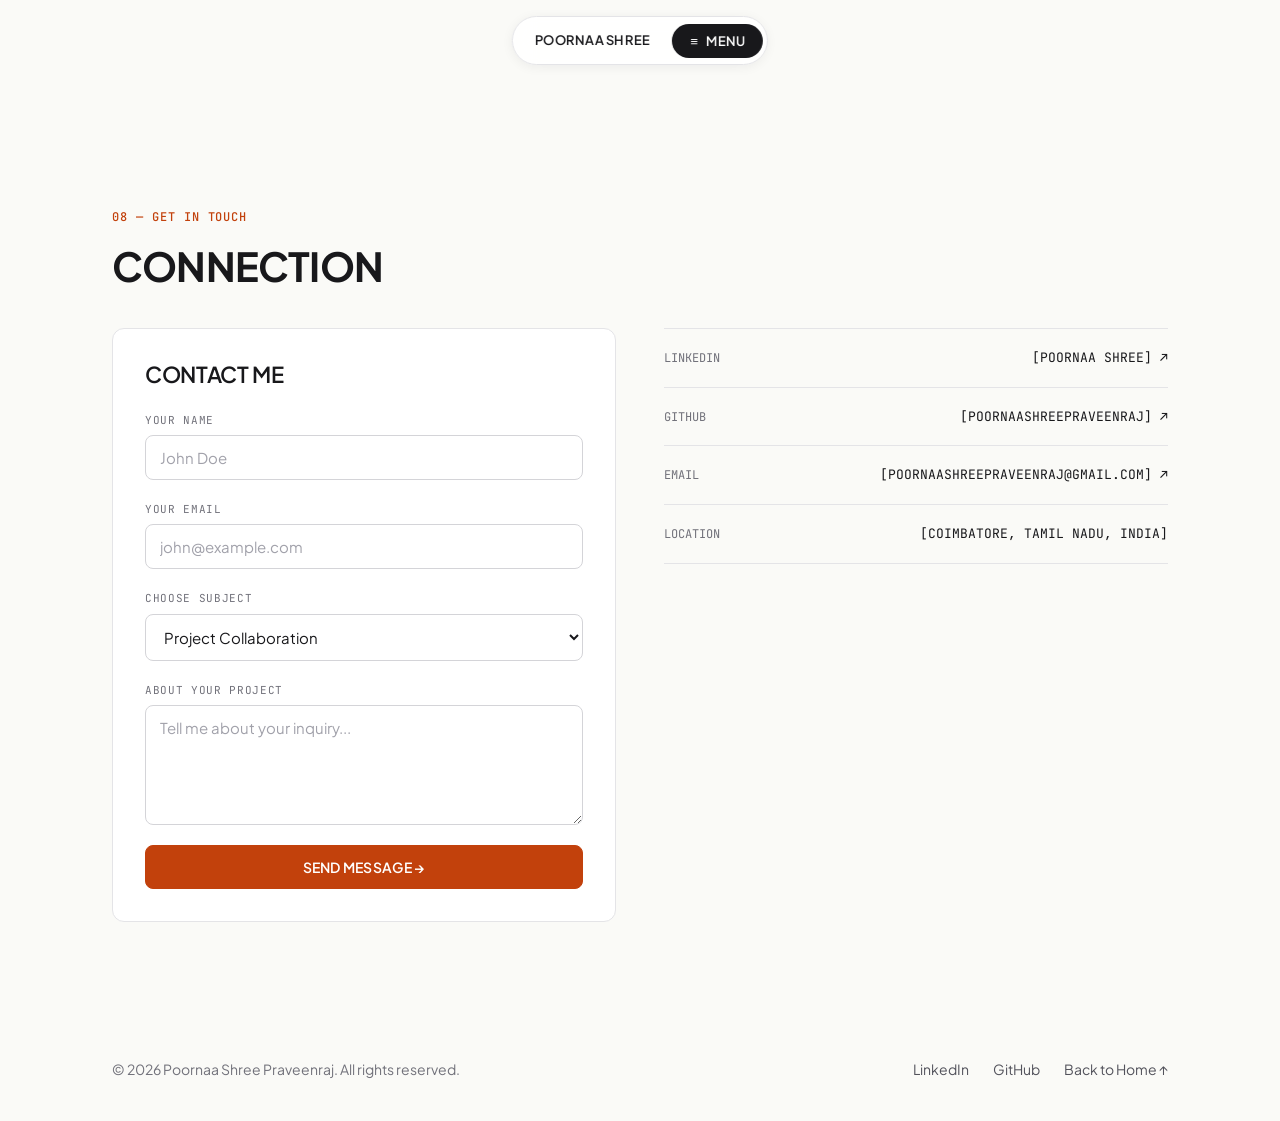
<file: contact.html>
<!DOCTYPE html>
<html lang="en">
<head>
<meta charset="UTF-8">
<meta name="viewport" content="width=device-width, initial-scale=1.0">
<title>Contact — Poornaa Shree Praveenraj</title>

<link rel="preconnect" href="https://fonts.googleapis.com">
<link rel="preconnect" href="https://fonts.gstatic.com" crossorigin>
<link href="https://fonts.googleapis.com/css2?family=Italianno&family=Plus+Jakarta+Sans:ital,wght@0,300..800;1,300..800&family=Space+Grotesk:wght@400;600;700&family=Space+Mono:ital,wght@0,400;0,700;1,400&family=Syne:wght@700;800&family=JetBrains+Mono:wght@400;500;700&display=swap" rel="stylesheet">

<link rel="stylesheet" href="styles.css?v=light-2">
<script src="script.js?v=light-2" defer></script>
</head>
<body>

<a href="#main" class="skip-link">Skip to content</a>

<header class="site-header">
  <div class="pill-nav-container">
    <a href="index.html" class="pill-nav-btn pill-brand"><span>POORNAA SHREE</span></a>
    <button class="pill-nav-btn pill-menu" id="menuToggle" aria-label="Toggle navigation menu" aria-controls="navDropdown" aria-expanded="false"><span class="menu-icon" aria-hidden="true">≡</span> <span>MENU</span></button>
  </div>
  <nav class="nav-dropdown" id="navDropdown" aria-label="Main navigation">
    <a href="index.html#home">00 — HOME</a>
    <a href="index.html#about">01 — ABOUT ME</a>
    <a href="index.html#skills">02 — WHAT I DO (SKILLS)</a>
    <a href="index.html#different">03 — WHY ME?</a>
    <a href="index.html#projects">04 — PORTFOLIO</a>
    <a href="index.html#experience">05 — EXPERIENCE &amp; EDU</a>
    <a href="index.html#protosem">06 — PROTOSEM LOGS</a>
    <a href="iot.html">07 — IOT SYSTEMS ⚡</a>
    <a href="index.html#contact">08 — CONNECTION</a>
  </nav>
</header>

<main id="main" class="subpage-main">
  <section class="section-block">
    <div class="container">
      <div class="section-label">08 — GET IN TOUCH</div>
      <h2 class="section-heading"><span class="shiny-text">CONNECTION</span></h2>
      
      <div class="contact-dual-layout">
        <div class="contact-form-card">
          <h3 class="form-title">CONTACT ME</h3>
          <form id="contactForm" novalidate>
            <div class="form-field">
              <label for="nameInput">YOUR NAME</label>
              <input type="text" id="nameInput" name="name" placeholder="John Doe" required>
            </div>
            <div class="form-field">
              <label for="emailInput">YOUR EMAIL</label>
              <input type="email" id="emailInput" name="email" placeholder="john@example.com" required>
            </div>
            <div class="form-field">
              <label for="subjectInput">CHOOSE SUBJECT</label>
              <select id="subjectInput" name="subject">
                <option value="collaboration">Project Collaboration</option>
                <option value="internship">Internship / Job Inquiry</option>
                <option value="data">Data Science / ML Consultation</option>
                <option value="general">General Networking</option>
              </select>
            </div>
            <div class="form-field">
              <label for="messageInput">ABOUT YOUR PROJECT</label>
              <textarea id="messageInput" name="message" placeholder="Tell me about your inquiry..." required></textarea>
            </div>
            <button type="submit" class="btn-primary-gradient btn-full">SEND MESSAGE →</button>
            <div class="form-status" id="formStatus" style="display:none;"></div>
          </form>
        </div>

        <div class="contact-socials-card">
          <div class="socials-directory">
            <div class="directory-row">
              <span class="dir-label">LINKEDIN</span>
              <a href="https://www.linkedin.com/in/poornaa-shree-praveenraj-5780b032a" target="_blank" rel="noopener" class="dir-val">[POORNAA SHREE] ↗</a>
            </div>
            <div class="directory-row">
              <span class="dir-label">GITHUB</span>
              <a href="https://github.com/poornaashreepraveenraj" target="_blank" rel="noopener" class="dir-val">[POORNAASHREEPRAVEENRAJ] ↗</a>
            </div>
            <div class="directory-row">
              <span class="dir-label">EMAIL</span>
              <a href="mailto:poornaashreepraveenraj@gmail.com" class="dir-val">[POORNAASHREEPRAVEENRAJ@GMAIL.COM] ↗</a>
            </div>
            <div class="directory-row">
              <span class="dir-label">LOCATION</span>
              <span class="dir-val">[COIMBATORE, TAMIL NADU, INDIA]</span>
            </div>
          </div>

          <div class="neon-planet-orb-container">
            <div class="neon-planet-orb"></div>
          </div>
        </div>
      </div>
    </div>
  </section>
</main>

<footer class="site-footer">
  <div class="container footer-content">
    <p>© 2026 Poornaa Shree Praveenraj. All rights reserved.</p>
    <div class="foot-links">
      <a href="https://www.linkedin.com/in/poornaa-shree-praveenraj-5780b032a" target="_blank" rel="noopener">LinkedIn</a>
      <a href="https://github.com/poornaashreepraveenraj" target="_blank" rel="noopener">GitHub</a>
      <a href="index.html#home">Back to Home ↑</a>
    </div>
  </div>
</footer>

<div id="toast" role="status" aria-live="polite"></div>

</body>
</html>
</file>
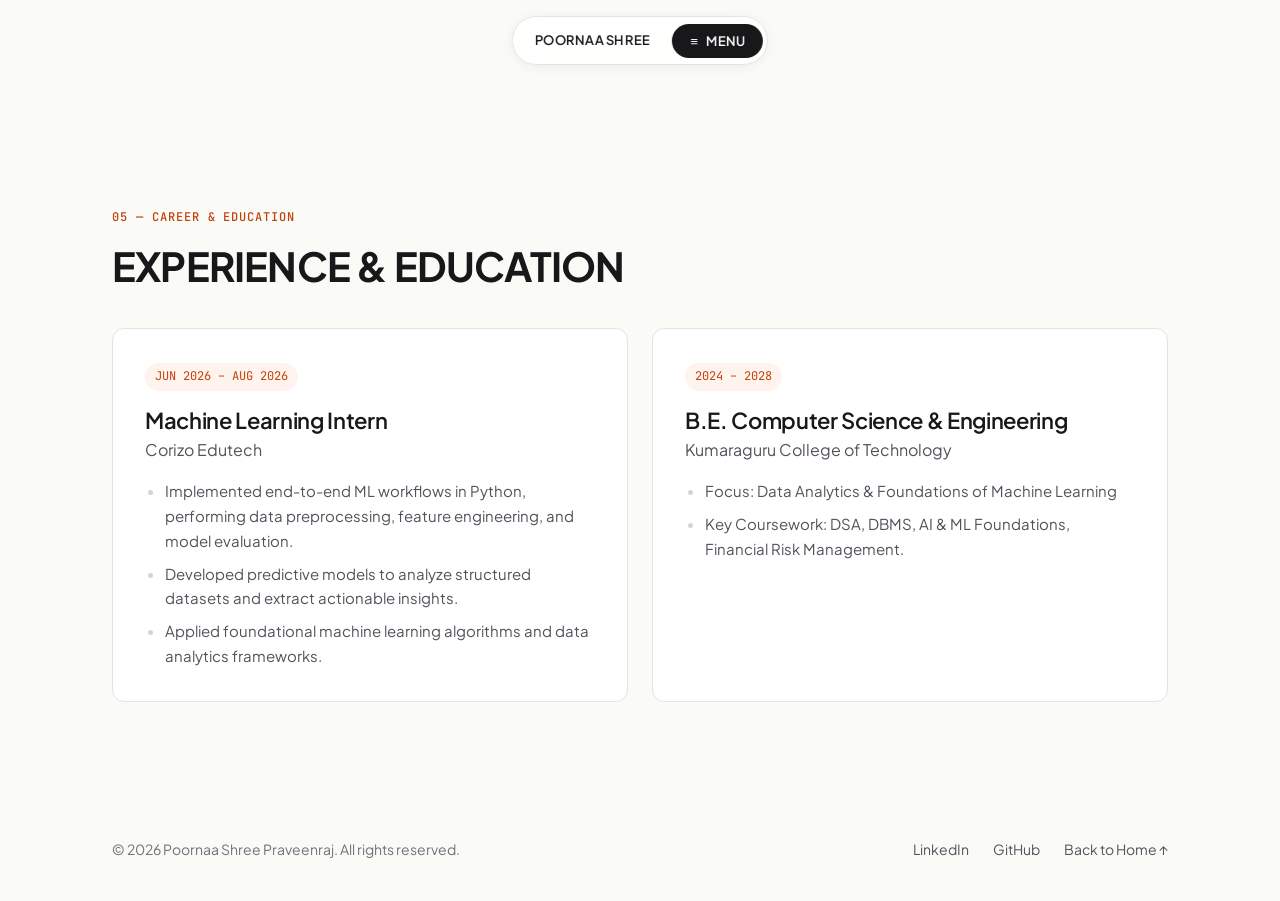
<file: experience.html>
<!DOCTYPE html>
<html lang="en">
<head>
<meta charset="UTF-8">
<meta name="viewport" content="width=device-width, initial-scale=1.0">
<title>Experience &amp; Education — Poornaa Shree Praveenraj</title>

<link rel="preconnect" href="https://fonts.googleapis.com">
<link rel="preconnect" href="https://fonts.gstatic.com" crossorigin>
<link href="https://fonts.googleapis.com/css2?family=Italianno&family=Plus+Jakarta+Sans:ital,wght@0,300..800;1,300..800&family=Space+Grotesk:wght@400;600;700&family=Space+Mono:ital,wght@0,400;0,700;1,400&family=Syne:wght@700;800&family=JetBrains+Mono:wght@400;500;700&display=swap" rel="stylesheet">

<link rel="stylesheet" href="styles.css?v=light-2">
<script src="script.js?v=light-2" defer></script>
</head>
<body>

<a href="#main" class="skip-link">Skip to content</a>

<header class="site-header">
  <div class="pill-nav-container">
    <a href="index.html" class="pill-nav-btn pill-brand"><span>POORNAA SHREE</span></a>
    <button class="pill-nav-btn pill-menu" id="menuToggle" aria-label="Toggle navigation menu" aria-controls="navDropdown" aria-expanded="false"><span class="menu-icon" aria-hidden="true">≡</span> <span>MENU</span></button>
  </div>
  <nav class="nav-dropdown" id="navDropdown" aria-label="Main navigation">
    <a href="index.html#home">00 — HOME</a>
    <a href="index.html#about">01 — ABOUT ME</a>
    <a href="index.html#skills">02 — WHAT I DO (SKILLS)</a>
    <a href="index.html#different">03 — WHY ME?</a>
    <a href="index.html#projects">04 — PORTFOLIO</a>
    <a href="index.html#experience">05 — EXPERIENCE &amp; EDU</a>
    <a href="index.html#protosem">06 — PROTOSEM LOGS</a>
    <a href="iot.html">07 — IOT SYSTEMS ⚡</a>
    <a href="index.html#contact">08 — CONNECTION</a>
  </nav>
</header>

<main id="main" class="subpage-main">
  <section class="section-block">
    <div class="container">
      <div class="section-label">05 — CAREER &amp; EDUCATION</div>
      <h2 class="section-heading"><span class="shiny-text">EXPERIENCE &amp; EDUCATION</span></h2>
      
      <div class="timeline-container">
        <div class="timeline-card">
          <div class="timeline-badge">JUN 2026 – AUG 2026</div>
          <h3 class="timeline-role">Machine Learning Intern</h3>
          <div class="timeline-org">Corizo Edutech</div>
          <ul class="timeline-bullets">
            <li>Implemented end-to-end ML workflows in Python, performing data preprocessing, feature engineering, and model evaluation.</li>
            <li>Developed predictive models to analyze structured datasets and extract actionable insights.</li>
            <li>Applied foundational machine learning algorithms and data analytics frameworks.</li>
          </ul>
        </div>

        <div class="timeline-card">
          <div class="timeline-badge">2024 – 2028</div>
          <h3 class="timeline-role">B.E. Computer Science &amp; Engineering</h3>
          <div class="timeline-org">Kumaraguru College of Technology</div>
          <ul class="timeline-bullets">
            <li>Focus: Data Analytics &amp; Foundations of Machine Learning</li>
            <li>Key Coursework: DSA, DBMS, AI &amp; ML Foundations, Financial Risk Management.</li>
          </ul>
        </div>
      </div>
    </div>
  </section>
</main>

<footer class="site-footer">
  <div class="container footer-content">
    <p>© 2026 Poornaa Shree Praveenraj. All rights reserved.</p>
    <div class="foot-links">
      <a href="https://www.linkedin.com/in/poornaa-shree-praveenraj-5780b032a" target="_blank" rel="noopener">LinkedIn</a>
      <a href="https://github.com/poornaashreepraveenraj" target="_blank" rel="noopener">GitHub</a>
      <a href="index.html#home">Back to Home ↑</a>
    </div>
  </div>
</footer>

</body>
</html>
</file>
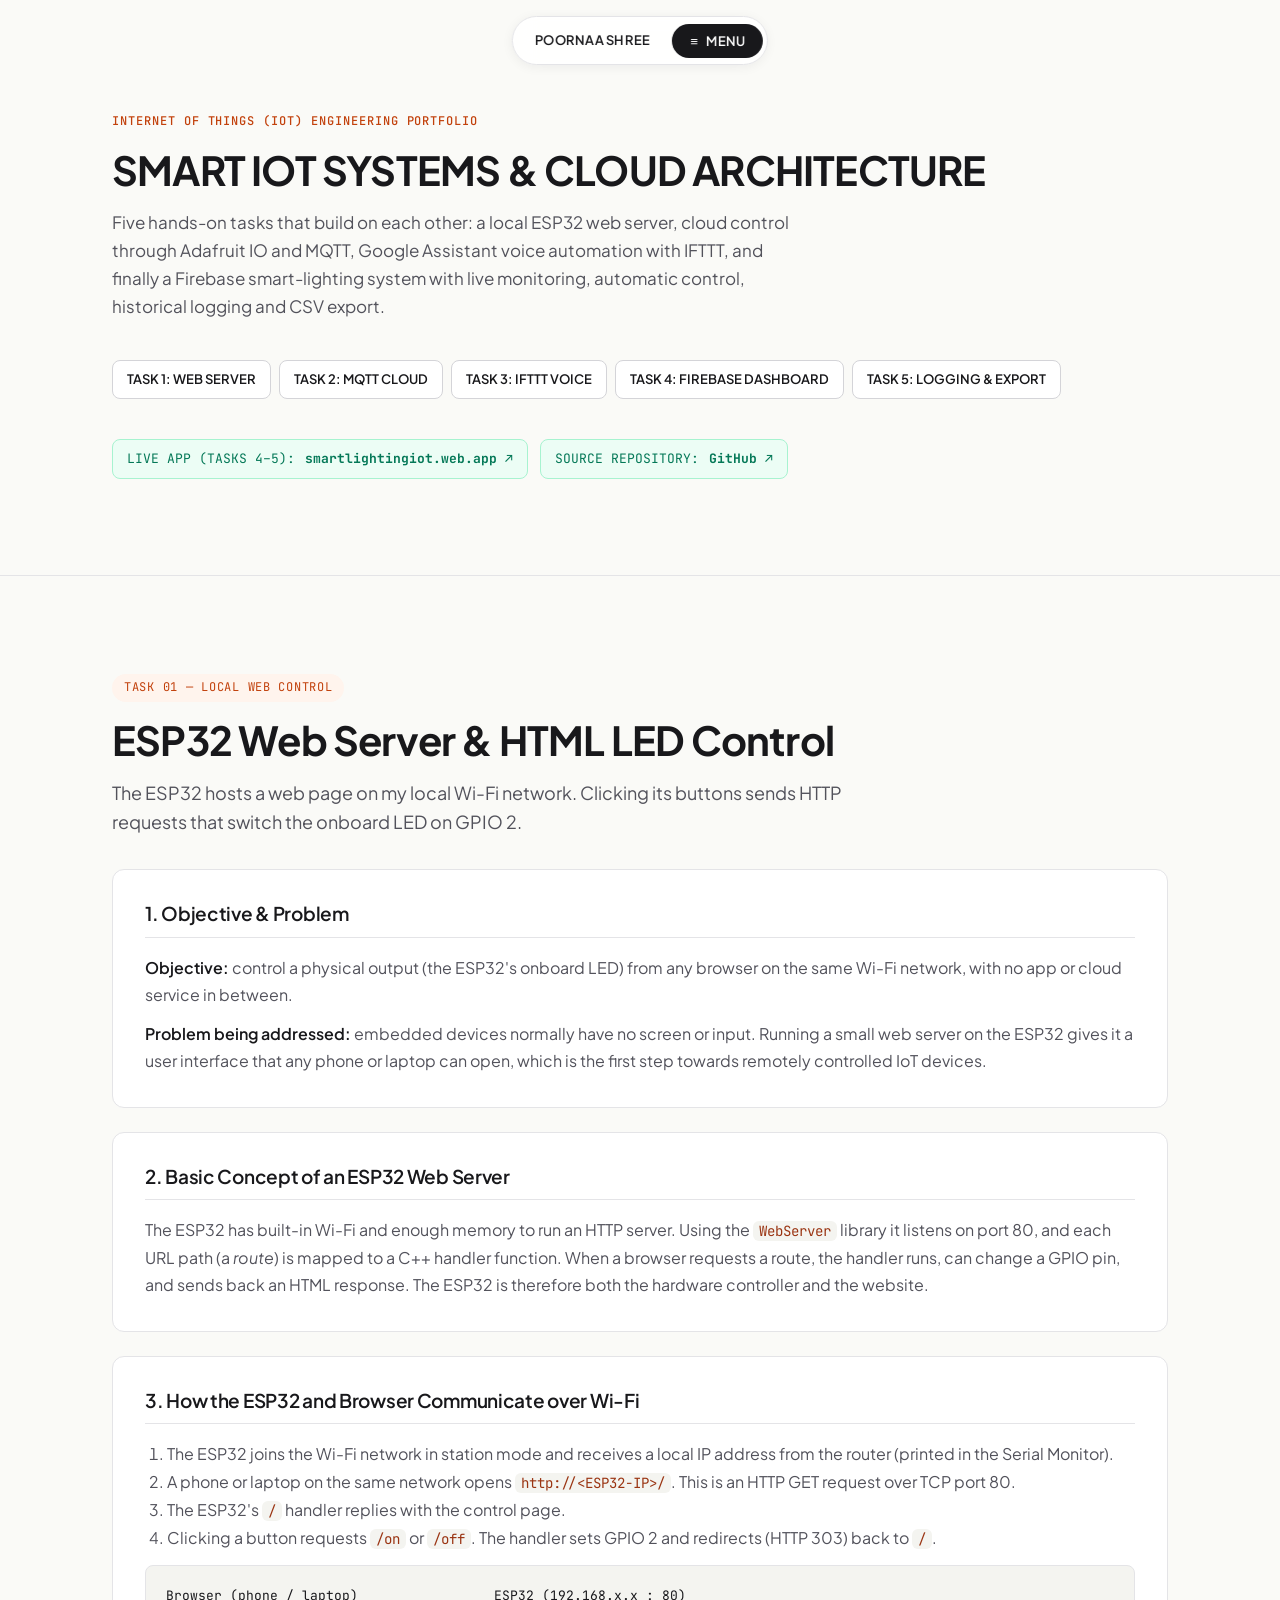
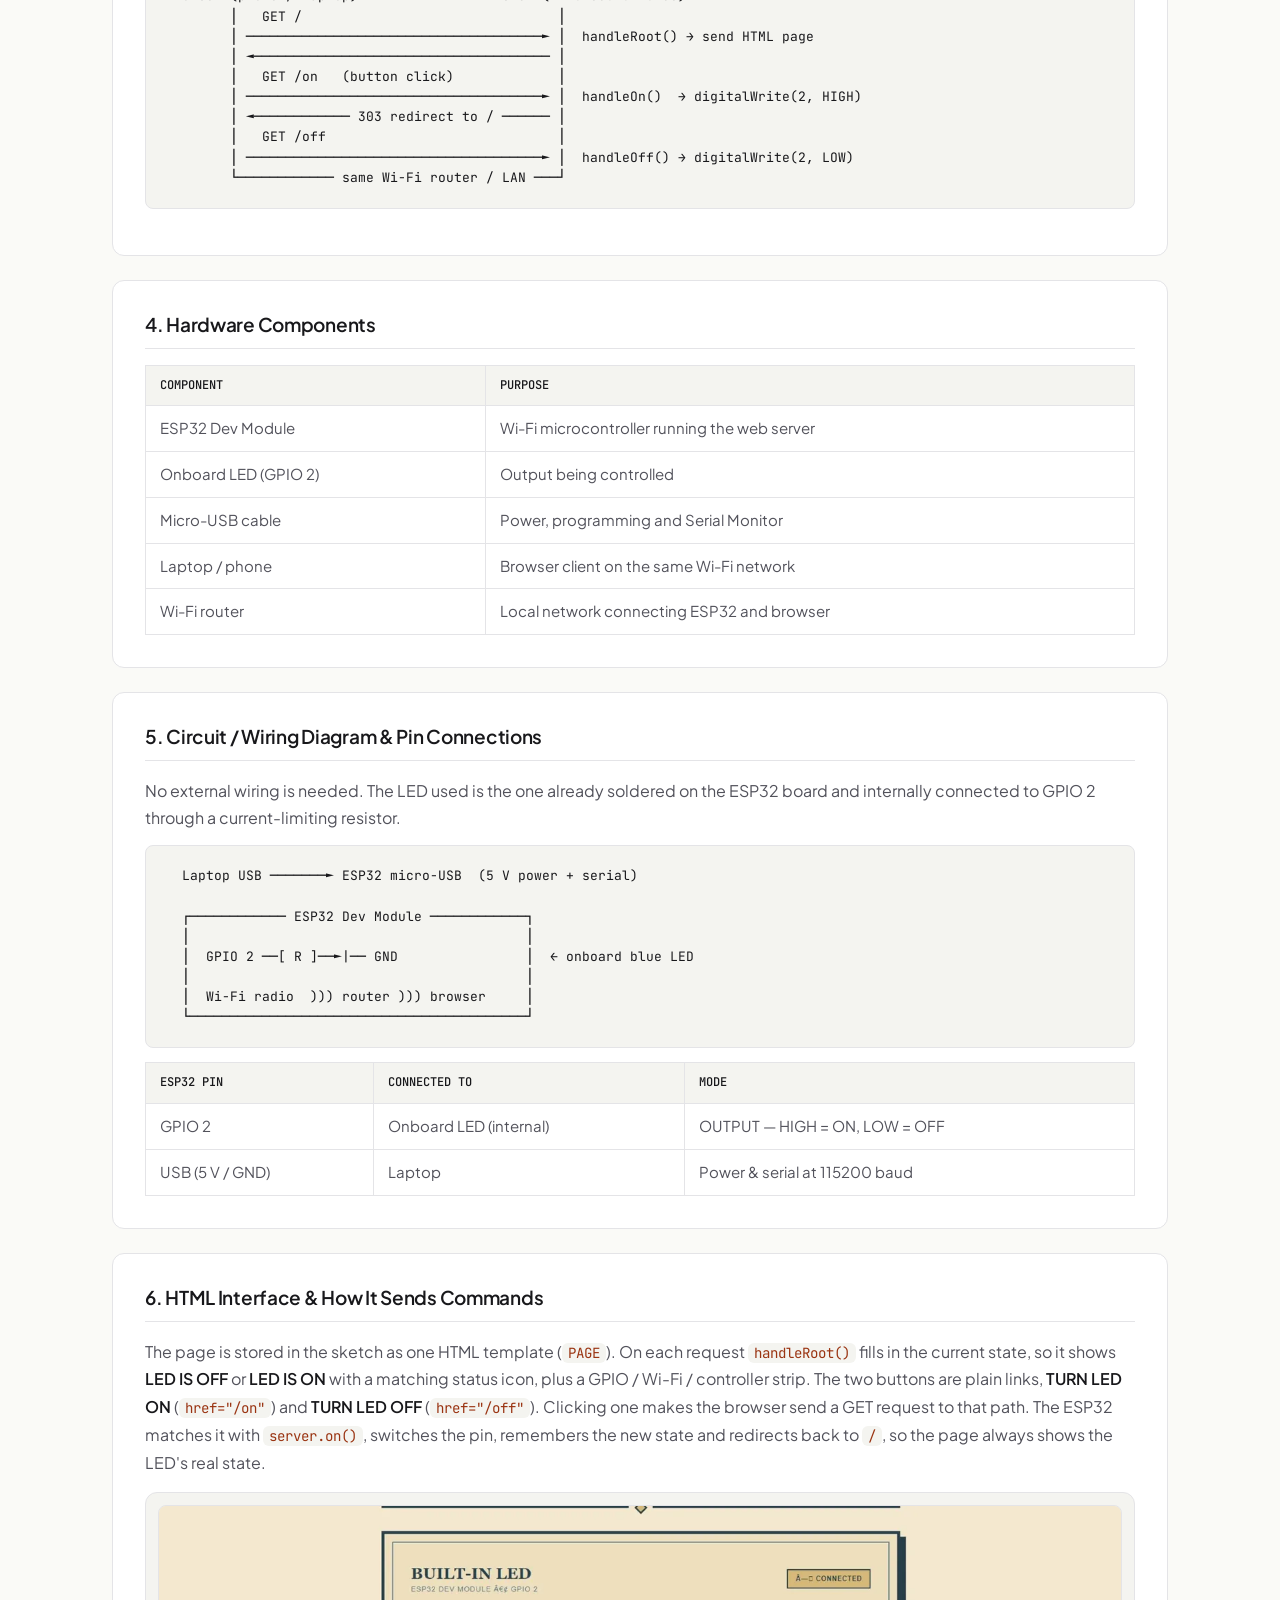
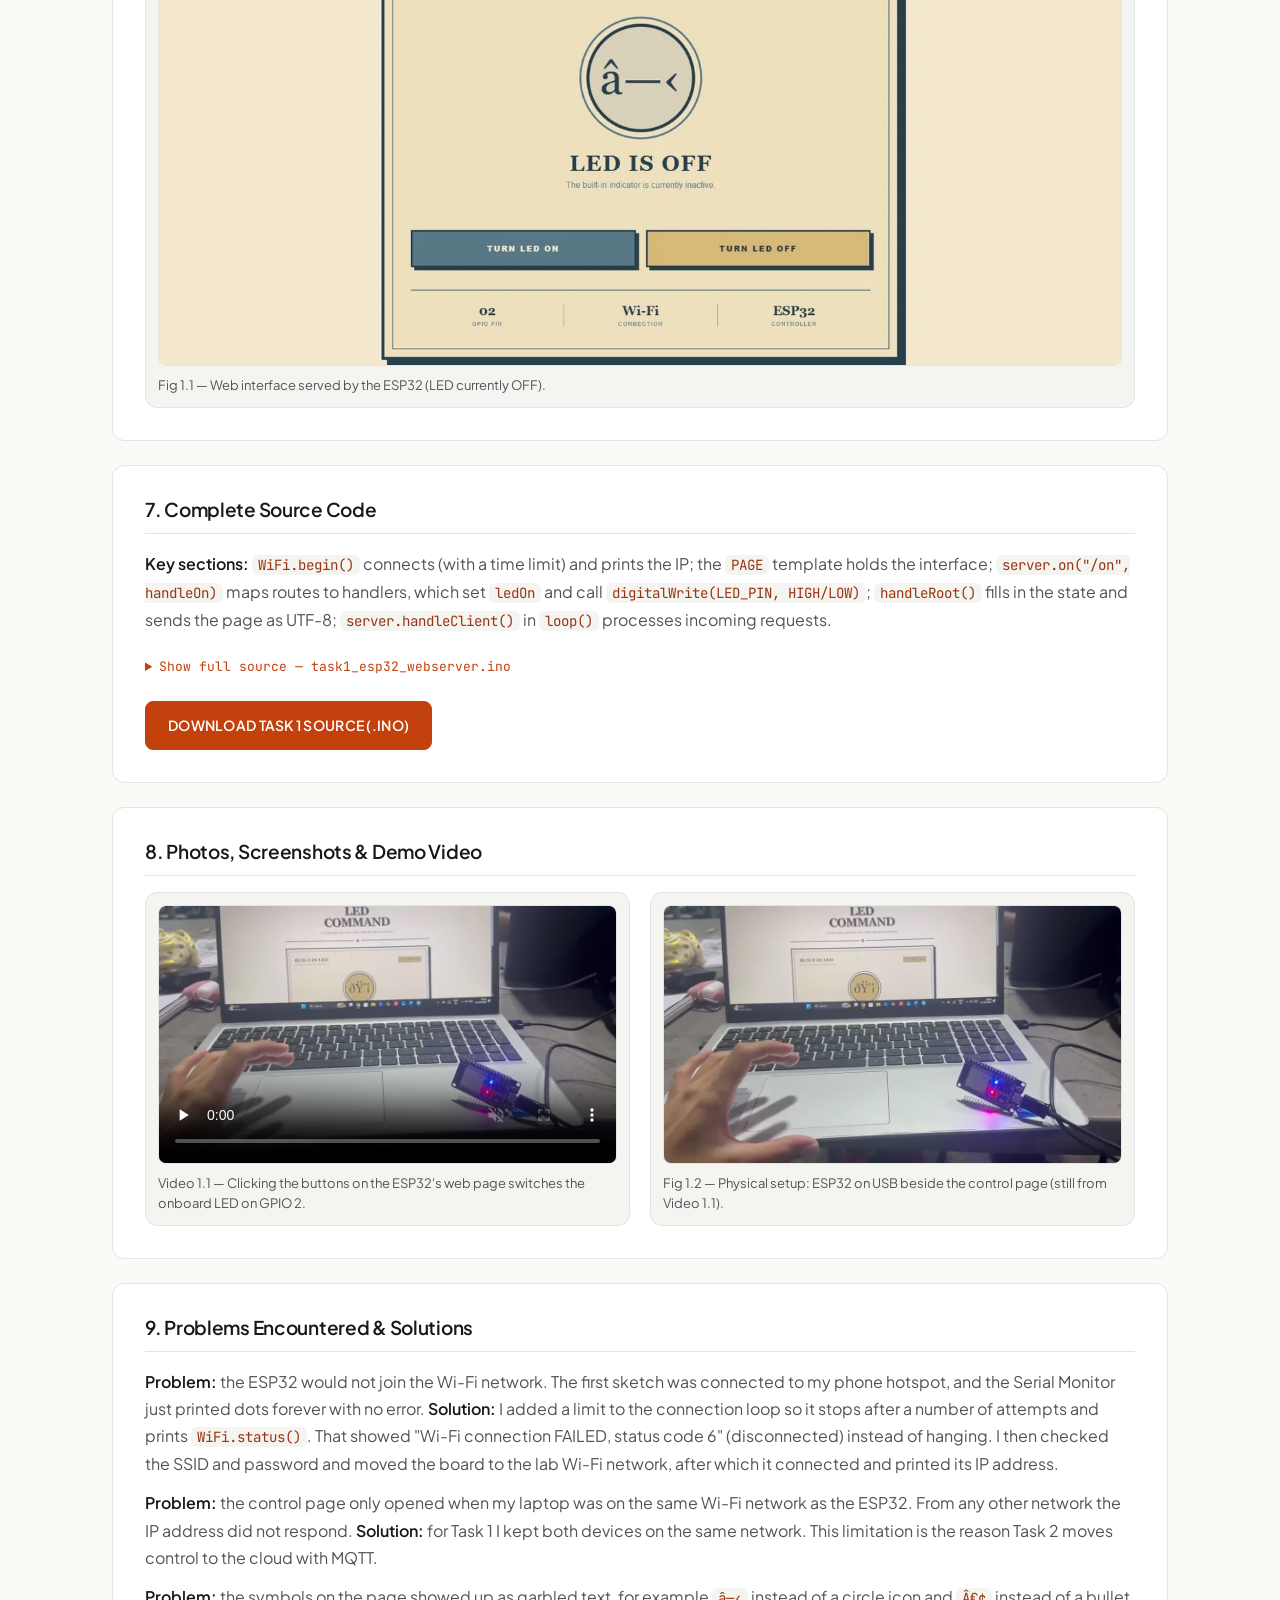
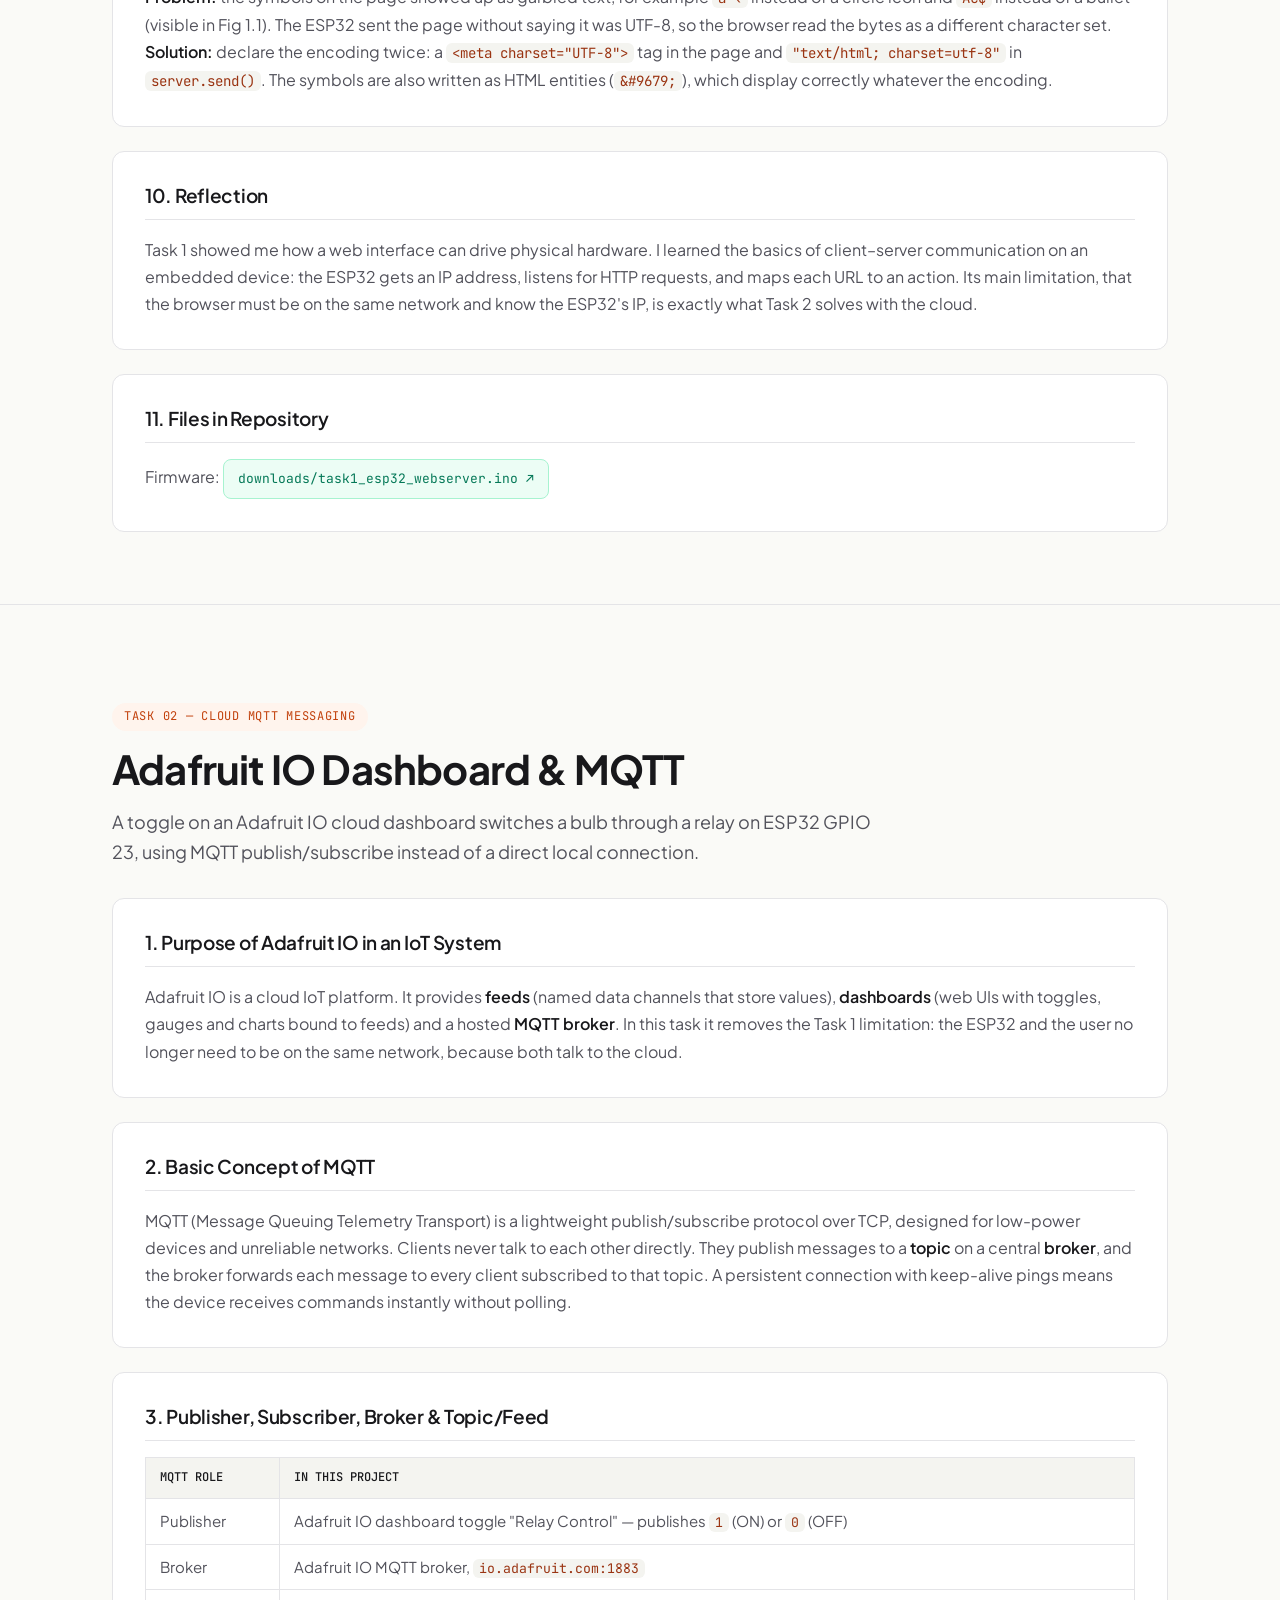
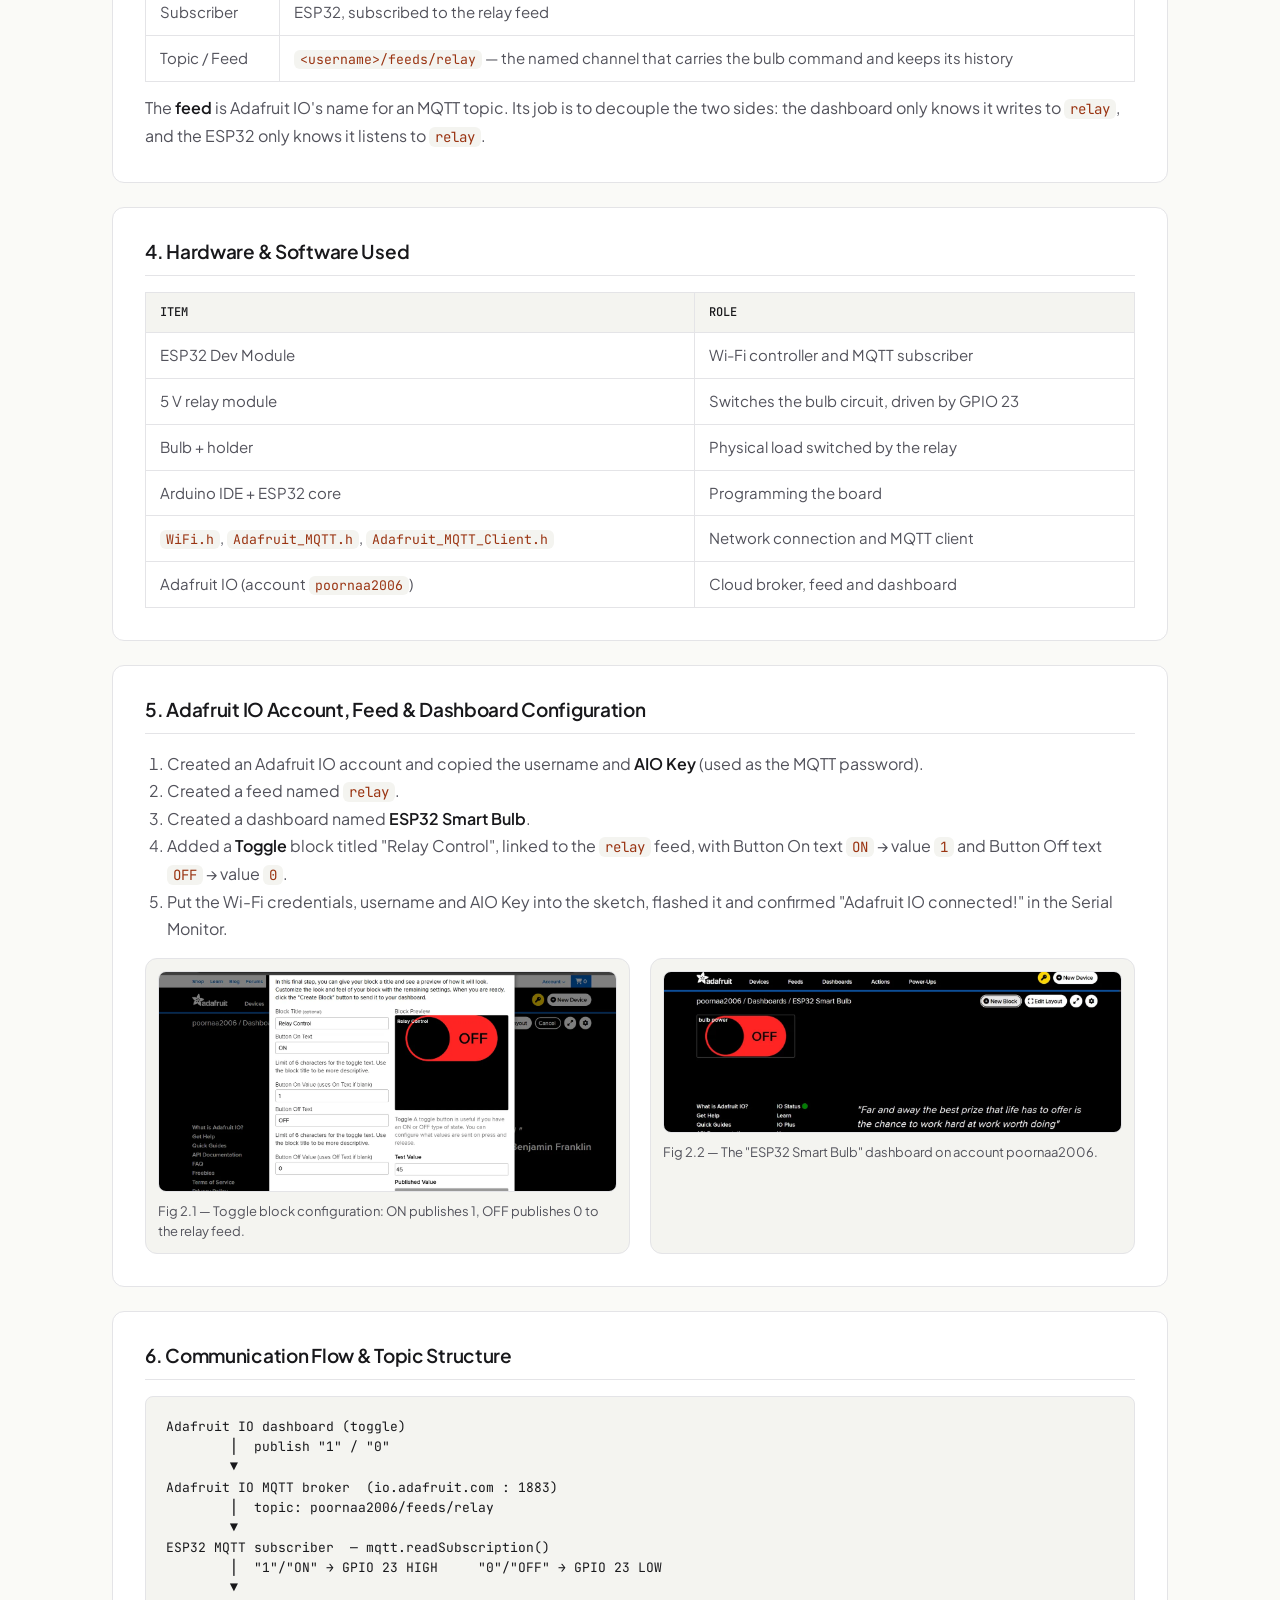
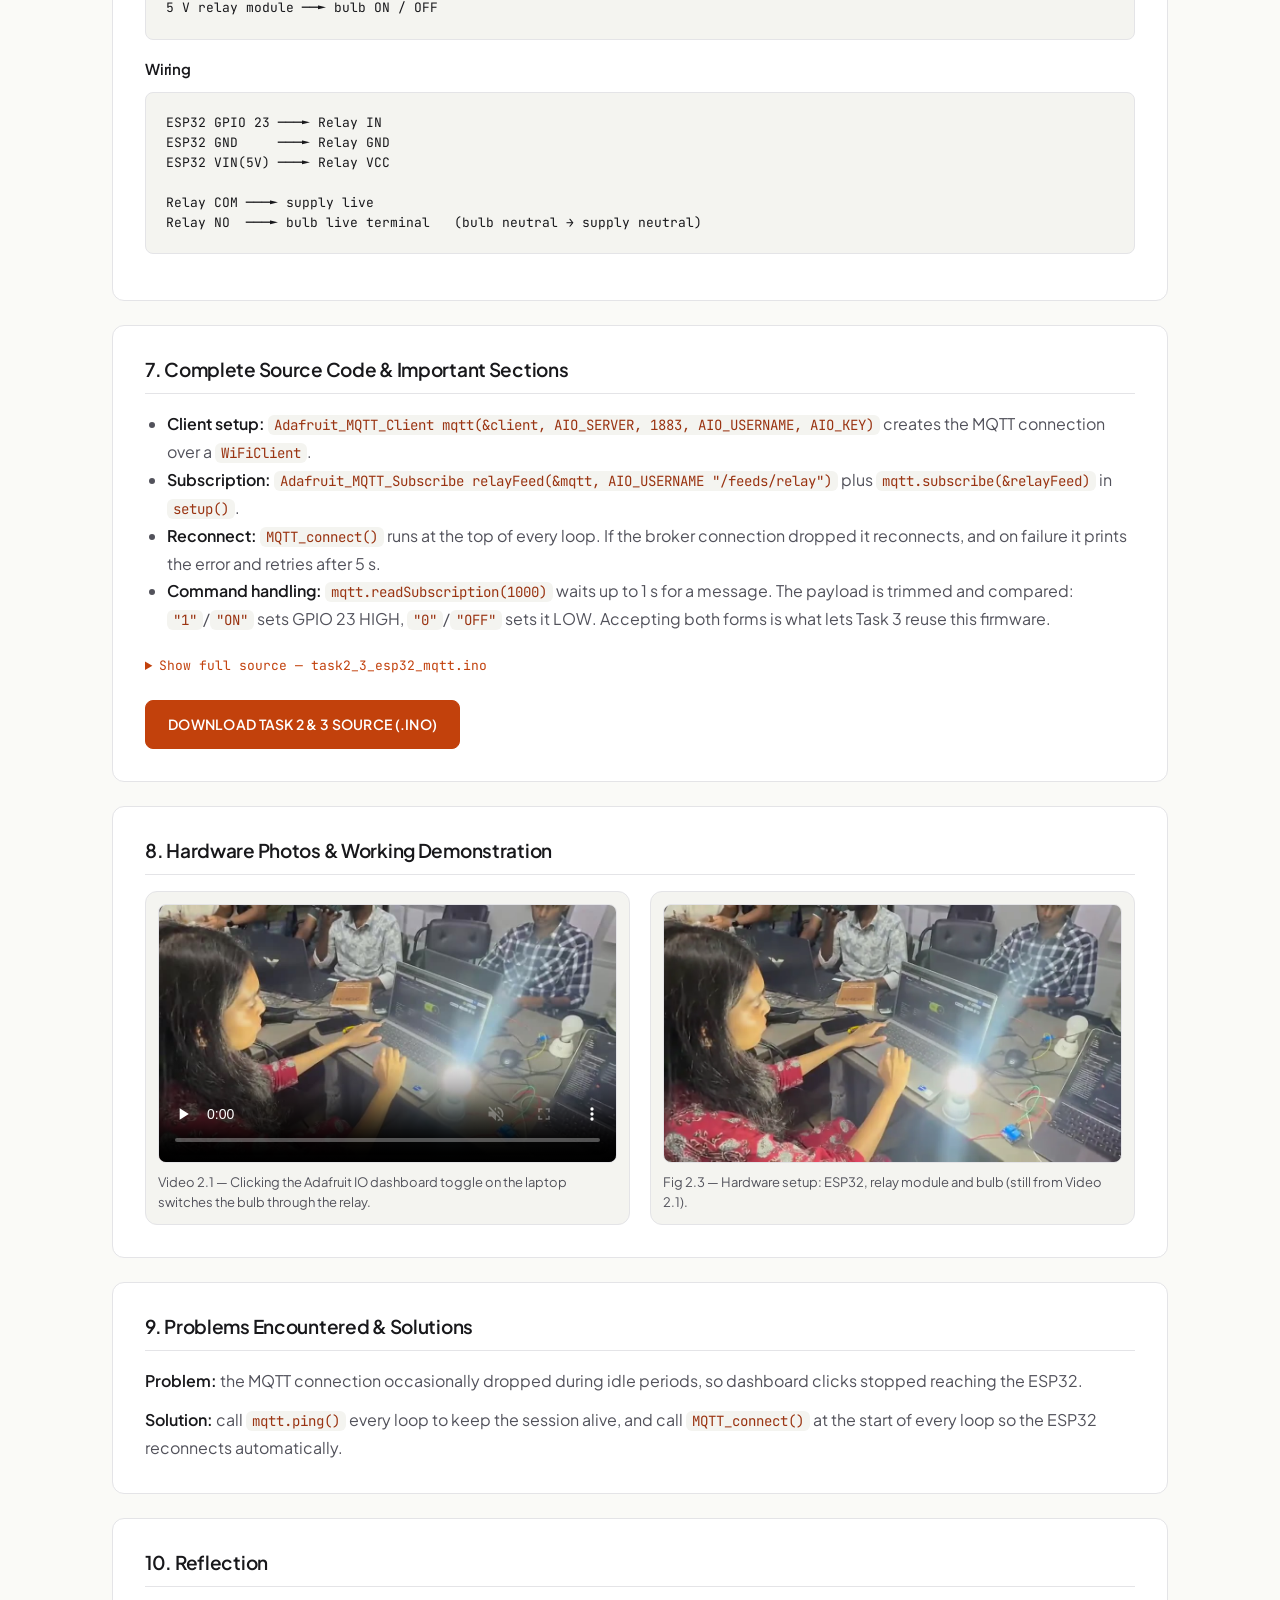
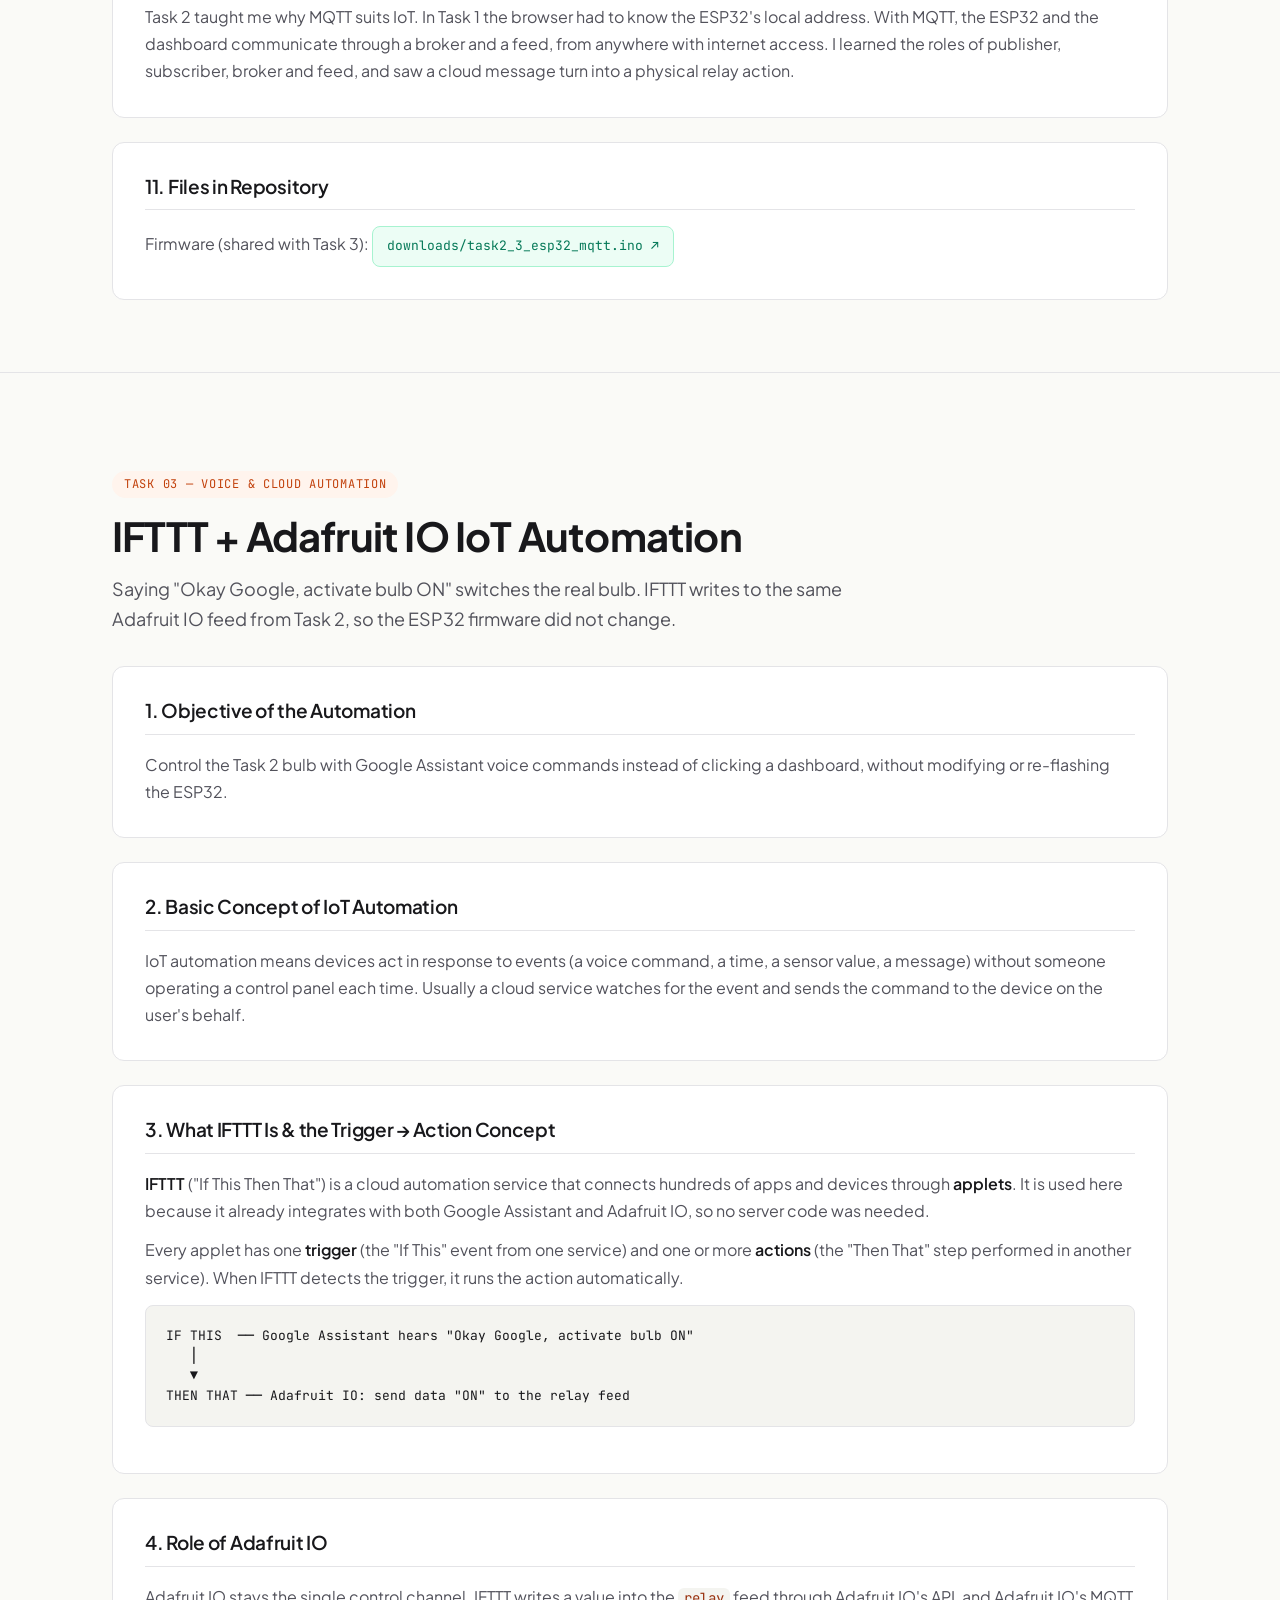
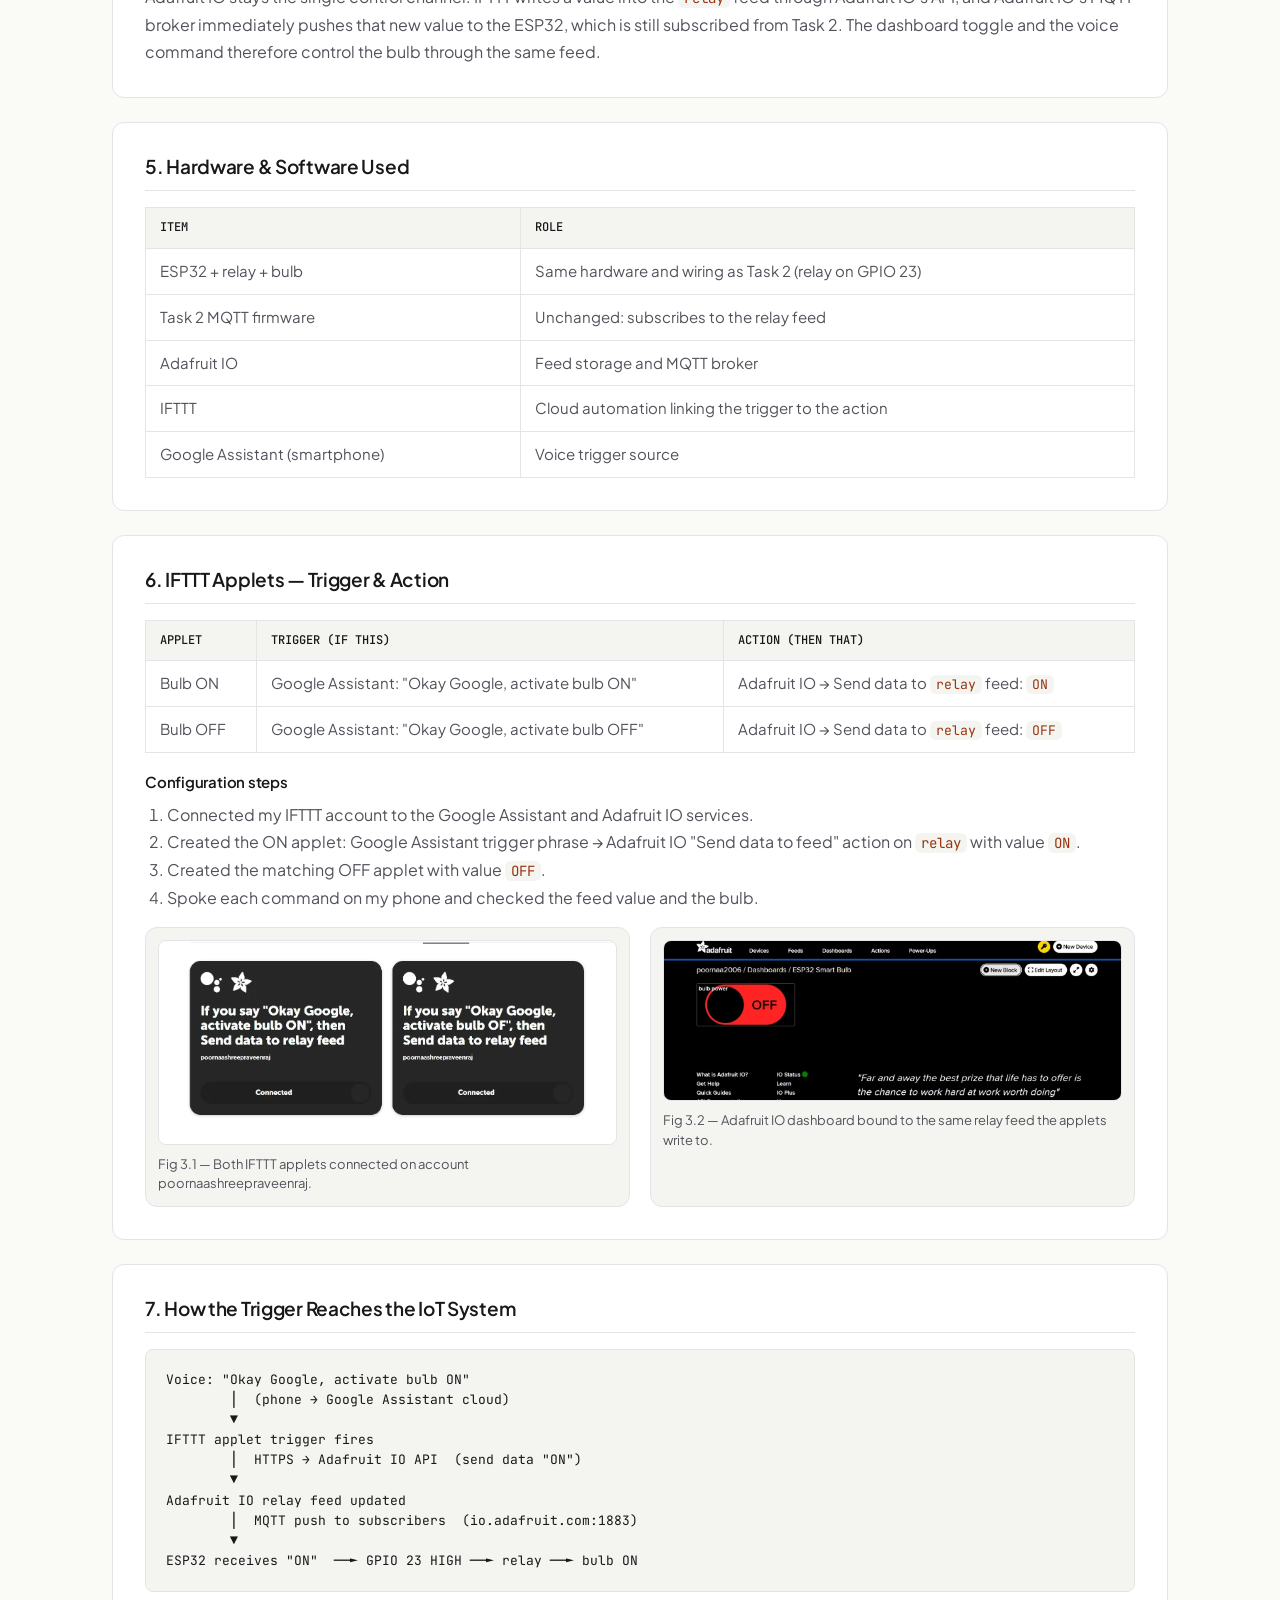
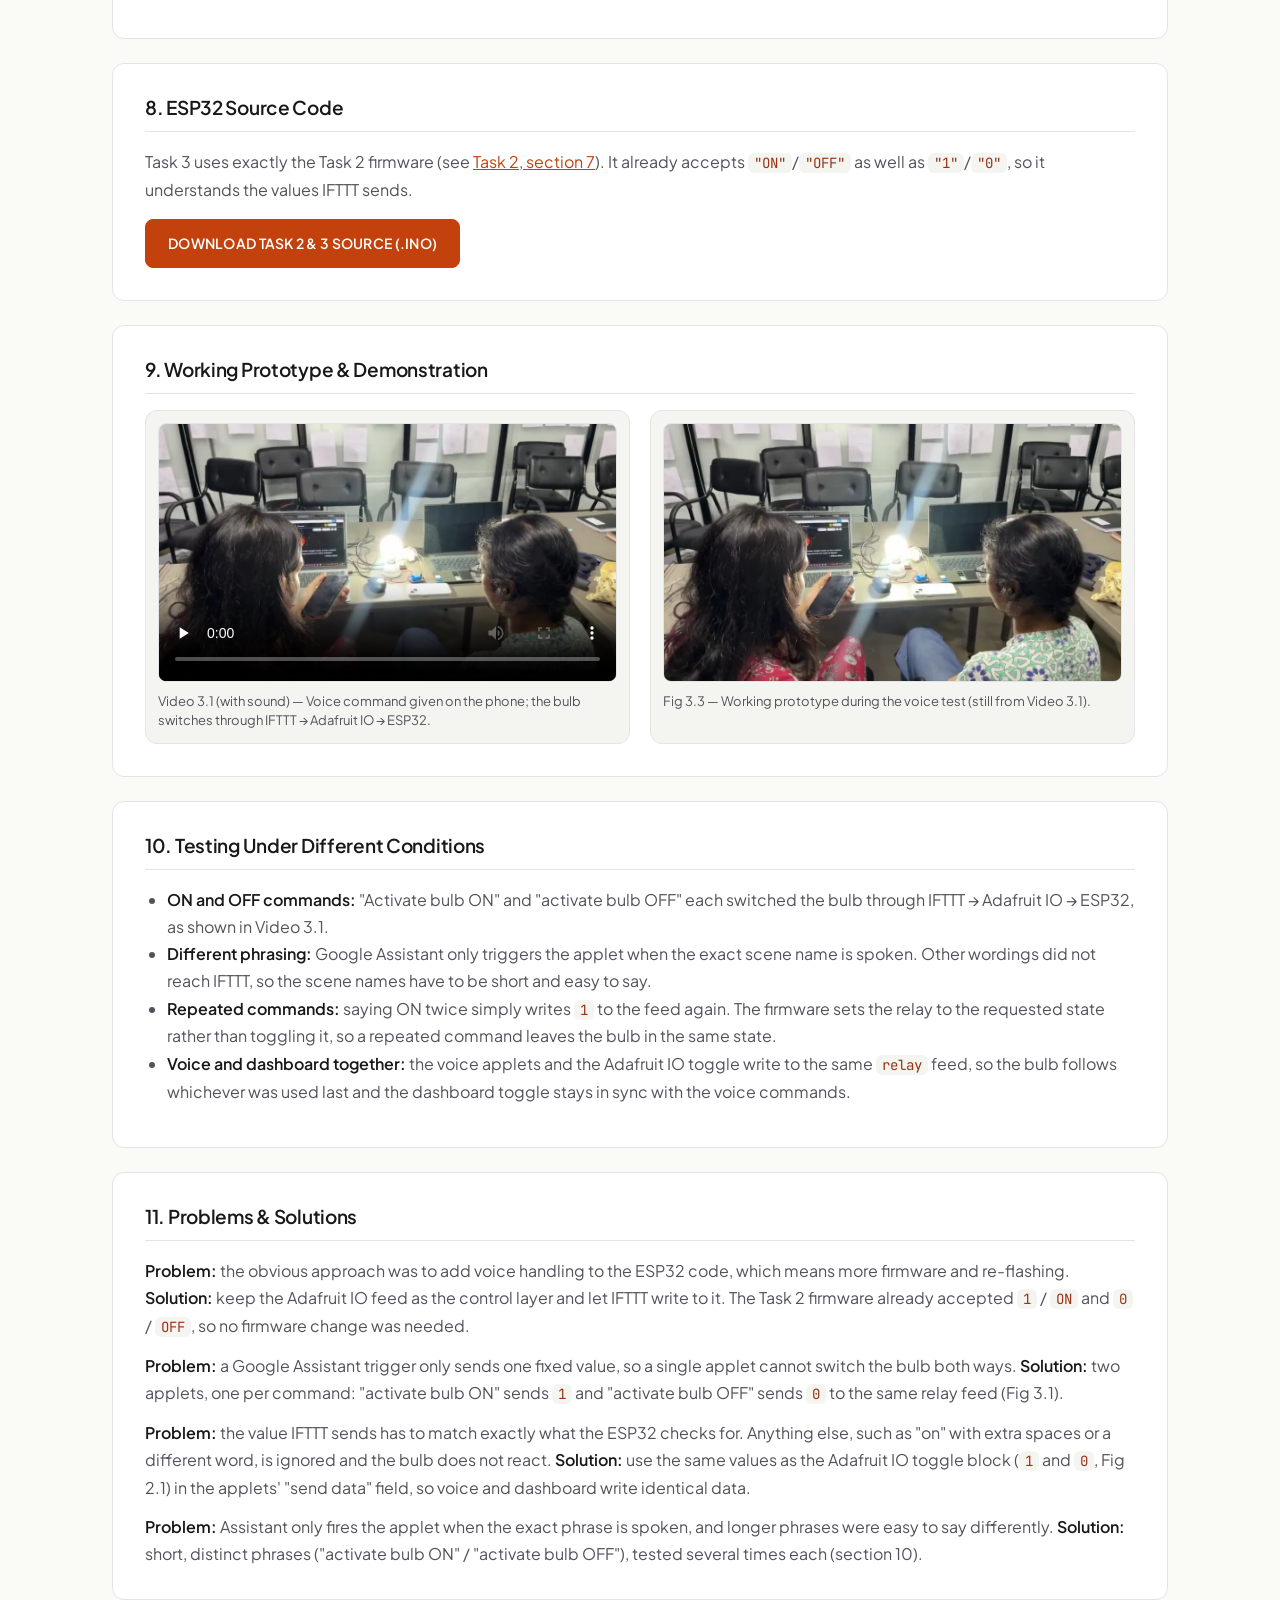
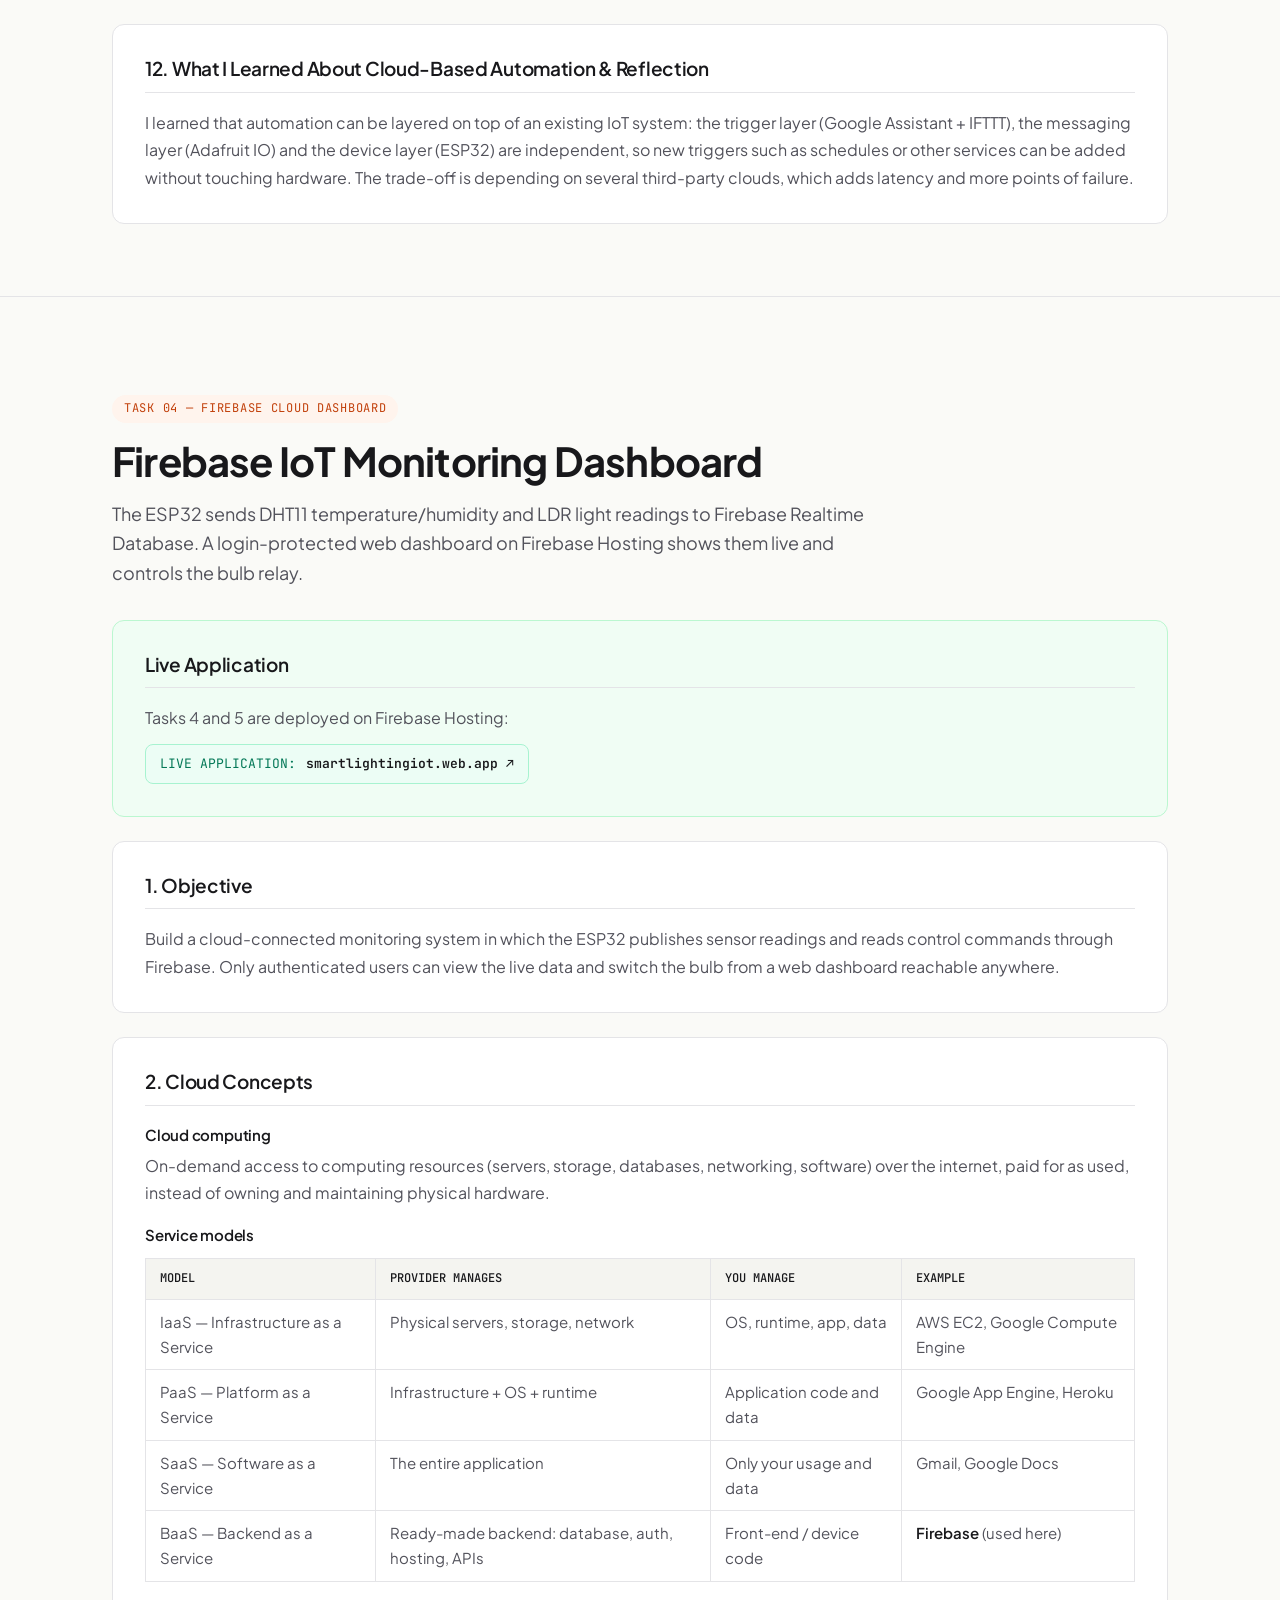
<file: iot.html>
<!DOCTYPE html>
<html lang="en">
<head>
<meta charset="UTF-8">
<meta name="viewport" content="width=device-width, initial-scale=1.0">
<title>IoT Systems &amp; Engineering — Poornaa Shree Praveenraj</title>
<meta name="description" content="IoT engineering portfolio of Poornaa Shree Praveenraj: ESP32 web server, Adafruit IO MQTT control, IFTTT voice automation, and a Firebase smart lighting dashboard with historical logging and CSV export.">
<link rel="preconnect" href="https://fonts.googleapis.com">
<link rel="preconnect" href="https://fonts.gstatic.com" crossorigin>
<link href="https://fonts.googleapis.com/css2?family=Italianno&family=Plus+Jakarta+Sans:ital,wght@0,300..800;1,300..800&family=Space+Grotesk:wght@400;600;700&family=Space+Mono:ital,wght@0,400;0,700;1,400&family=Syne:wght@700;800&family=JetBrains+Mono:wght@400;500;700&display=swap" rel="stylesheet">
<link rel="stylesheet" href="styles.css?v=light-2">
<script src="script.js?v=light-2" defer></script>
<style>
  /* ---------- IoT documentation page (light minimal theme) ---------- */
  .iot-hero { padding-top: 112px; }
  .iot-task-section { padding: 96px 0 48px; border-bottom: 1px solid var(--border-subtle); scroll-margin-top: 24px; }
  .iot-task-section:last-of-type { border-bottom: none; }
  .task-header-badge { display: inline-block; font-family: var(--font-mono); font-size: 12px; letter-spacing: 0.06em; color: var(--accent); background: var(--accent-soft); padding: 4px 12px; border-radius: 999px; margin-bottom: 16px; text-transform: uppercase; }
  .task-title { font-size: clamp(28px, 3.6vw, 40px); font-weight: 700; letter-spacing: -0.02em; margin-bottom: 16px; line-height: 1.1; overflow-wrap: anywhere; }
  .task-subtitle { font-size: 18px; color: var(--text-muted); margin-bottom: 32px; max-width: 760px; }
  .task-nav-pills { display: flex; flex-wrap: wrap; gap: 8px; margin-bottom: 40px; }
  .task-nav-link { padding: 8px 14px; border-radius: var(--radius-sm); background: var(--bg-surface); border: 1px solid var(--border-strong); color: var(--text-main); font-family: var(--font-display); font-size: 13px; font-weight: 600; text-decoration: none; transition: border-color var(--trans-fast), color var(--trans-fast); }
  .task-nav-link:hover { border-color: var(--accent); color: var(--accent); }

  .doc-block { background: var(--bg-surface); border: 1px solid var(--border-subtle); border-radius: var(--radius); padding: clamp(20px, 4vw, 32px); margin-bottom: 24px; scroll-margin-top: 90px; }
  .doc-block h3 { font-size: 19px; color: var(--text-main); margin-bottom: 16px; border-bottom: 1px solid var(--border-subtle); padding-bottom: 12px; overflow-wrap: anywhere; }
  .doc-block h4 { font-size: 15px; color: var(--text-main); margin: 20px 0 8px; }
  .doc-block p, .doc-block li { font-size: 16px; color: var(--text-muted); line-height: 1.7; }
  .doc-block p + p { margin-top: 12px; }
  .doc-block ul, .doc-block ol { padding-left: 22px; margin: 10px 0; }
  .doc-block strong { color: var(--text-main); font-weight: 600; }
  .doc-block code { font-family: var(--font-mono); font-size: 0.88em; color: var(--accent-hover); background: var(--bg-subtle); padding: 1px 6px; border-radius: 6px; overflow-wrap: anywhere; }

  .table-wrap { overflow-x: auto; margin-top: 14px; -webkit-overflow-scrolling: touch; }
  .doc-table { width: 100%; border-collapse: collapse; font-size: 15px; }
  .doc-table th, .doc-table td { border: 1px solid var(--border-subtle); padding: 10px 14px; text-align: left; vertical-align: top; color: var(--text-muted); }
  .doc-table th { background: var(--bg-subtle); color: var(--text-main); font-family: var(--font-mono); font-size: 12px; font-weight: 500; text-transform: uppercase; }

  pre.diagram-pre, pre.code-pre { white-space: pre; overflow-x: auto; border-radius: var(--radius-sm); padding: 20px; margin: 14px 0; font-family: var(--font-mono); font-size: 13px; line-height: 1.55; tab-size: 2; }
  pre.diagram-pre { background: var(--bg-subtle); border: 1px solid var(--border-subtle); color: var(--text-main); }
  pre.code-pre { background: #18181B; border: 1px solid #27272A; color: #E4E4E7; max-height: 560px; }
  pre.code-pre code { color: inherit; background: none; padding: 0; }
  details.code-details { margin-top: 14px; }
  details.code-details summary { cursor: pointer; font-family: var(--font-mono); font-size: 13px; color: var(--accent); padding: 8px 0; }

  .evidence-gallery { display: grid; grid-template-columns: repeat(auto-fit, minmax(min(100%, 300px), 1fr)); gap: 20px; margin-top: 16px; }
  .evidence-card { margin: 0; background: var(--bg-subtle); border: 1px solid var(--border-subtle); border-radius: var(--radius); padding: 12px; display: flex; flex-direction: column; gap: 10px; }
  .evidence-card a { display: block; }
  .evidence-card img, .evidence-card video { display: block; width: 100%; height: auto; border-radius: var(--radius-sm); border: 1px solid var(--border-subtle); background: #FFFFFF; }
  .evidence-card figcaption { font-size: 13px; color: var(--text-muted); line-height: 1.5; }

  .media-placeholder { margin: 0; border: 2px dashed #FCD34D; background: #FFFBEB; border-radius: var(--radius); padding: 28px 18px; display: flex; flex-direction: column; align-items: center; justify-content: center; text-align: center; gap: 8px; min-height: 180px; }
  .media-placeholder .ph-tag { font-family: var(--font-mono); font-size: 11px; letter-spacing: 0.1em; color: #B45309; text-transform: uppercase; }
  .media-placeholder strong { color: #78350F; font-size: 15px; }
  .media-placeholder span { color: var(--text-muted); font-size: 13px; max-width: 420px; }
  .note-pending { border-left: 3px solid #F59E0B; background: #FFFBEB; padding: 12px 16px; border-radius: 0 var(--radius-sm) var(--radius-sm) 0; margin-top: 12px; color: #78350F !important; font-size: 14px !important; }

  .download-btn-group { display: flex; flex-wrap: wrap; gap: 12px; margin-top: 16px; }
  .download-btn-group .btn-primary-gradient { white-space: normal; text-align: center; }
  .live-link-badge { display: inline-flex; flex-wrap: wrap; align-items: center; gap: 6px 10px; max-width: 100%; padding: 8px 14px; background: #ECFDF5; border: 1px solid #A7F3D0; color: #047857; border-radius: var(--radius-sm); font-family: var(--font-mono); font-size: 13px; text-decoration: none; overflow-wrap: anywhere; transition: border-color var(--trans-fast); }
  .live-link-badge:hover { border-color: #047857; }
  .live-block { background: #F0FDF4; border-color: #BBF7D0; }

  a:focus-visible, button:focus-visible, summary:focus-visible, video:focus-visible { outline: 2px solid var(--accent); outline-offset: 3px; }
  @media (max-width: 640px) {
    .iot-task-section { padding: 64px 0 32px; }
    .task-subtitle { font-size: 16px; }
    .doc-block h3 { font-size: 17px; }
  }
</style>
</head>
<body>
<a href="#main" class="skip-link">Skip to content</a>

<header class="site-header">
  <div class="pill-nav-container">
    <a href="index.html" class="pill-nav-btn pill-brand"><span>POORNAA SHREE</span></a>
    <button class="pill-nav-btn pill-menu" id="menuToggle" aria-label="Toggle navigation menu" aria-controls="navDropdown" aria-expanded="false"><span class="menu-icon" aria-hidden="true">≡</span> <span>MENU</span></button>
  </div>
  <nav class="nav-dropdown" id="navDropdown" aria-label="Main navigation">
    <a href="index.html#home">00 — HOME</a>
    <a href="index.html#about">01 — ABOUT ME</a>
    <a href="index.html#skills">02 — WHAT I DO (SKILLS)</a>
    <a href="index.html#different">03 — WHY ME?</a>
    <a href="index.html#projects">04 — PORTFOLIO</a>
    <a href="index.html#experience">05 — EXPERIENCE &amp; EDU</a>
    <a href="index.html#protosem">06 — PROTOSEM LOGS</a>
    <a href="iot.html" class="active" aria-current="page">07 — IOT SYSTEMS ⚡</a>
    <a href="index.html#contact">08 — CONNECTION</a>
  </nav>
</header>

<main id="main">
  <section class="section-block iot-hero" id="top">
    <div class="container">
      <div class="section-label">INTERNET OF THINGS (IOT) ENGINEERING PORTFOLIO</div>
      <h1 class="section-heading">SMART IOT SYSTEMS &amp; CLOUD ARCHITECTURE</h1>
      <p class="section-subtext">
        Five hands-on tasks that build on each other: a local ESP32 web server, cloud control through Adafruit IO and MQTT, Google Assistant voice automation with IFTTT, and finally a Firebase smart-lighting system with live monitoring, automatic control, historical logging and CSV export.
      </p>
      <nav class="task-nav-pills" aria-label="Jump to task">
        <a href="#task1" class="task-nav-link">TASK 1: WEB SERVER</a>
        <a href="#task2" class="task-nav-link">TASK 2: MQTT CLOUD</a>
        <a href="#task3" class="task-nav-link">TASK 3: IFTTT VOICE</a>
        <a href="#task4" class="task-nav-link">TASK 4: FIREBASE DASHBOARD</a>
        <a href="#task5" class="task-nav-link">TASK 5: LOGGING &amp; EXPORT</a>
      </nav>
      <div class="download-btn-group">
        <a href="https://smartlightingiot.web.app/" target="_blank" rel="noopener" class="live-link-badge"><span>LIVE APP (TASKS 4–5):</span> <strong>smartlightingiot.web.app ↗</strong></a>
        <a href="https://github.com/poornaashreepraveenraj/poornaa-portfolio/tree/main/downloads" target="_blank" rel="noopener" class="live-link-badge"><span>SOURCE REPOSITORY:</span> <strong>GitHub ↗</strong></a>
      </div>
    </div>
  </section>

  <!-- =========================================================== TASK 1 -->
  <section class="iot-task-section" id="task1" aria-labelledby="task1-title">
    <div class="container">
      <span class="task-header-badge">TASK 01 — LOCAL WEB CONTROL</span>
      <h2 class="task-title" id="task1-title">ESP32 Web Server &amp; HTML LED Control</h2>
      <p class="task-subtitle">The ESP32 hosts a web page on my local Wi-Fi network. Clicking its buttons sends HTTP requests that switch the onboard LED on GPIO 2.</p>

      <div class="doc-block">
        <h3>1. Objective &amp; Problem</h3>
        <p><strong>Objective:</strong> control a physical output (the ESP32's onboard LED) from any browser on the same Wi-Fi network, with no app or cloud service in between.</p>
        <p><strong>Problem being addressed:</strong> embedded devices normally have no screen or input. Running a small web server on the ESP32 gives it a user interface that any phone or laptop can open, which is the first step towards remotely controlled IoT devices.</p>
      </div>

      <div class="doc-block">
        <h3>2. Basic Concept of an ESP32 Web Server</h3>
        <p>The ESP32 has built-in Wi-Fi and enough memory to run an HTTP server. Using the <code>WebServer</code> library it listens on port 80, and each URL path (a <em>route</em>) is mapped to a C++ handler function. When a browser requests a route, the handler runs, can change a GPIO pin, and sends back an HTML response. The ESP32 is therefore both the hardware controller and the website.</p>
      </div>

      <div class="doc-block">
        <h3>3. How the ESP32 and Browser Communicate over Wi-Fi</h3>
        <ol>
          <li>The ESP32 joins the Wi-Fi network in station mode and receives a local IP address from the router (printed in the Serial Monitor).</li>
          <li>A phone or laptop on the same network opens <code>http://&lt;ESP32-IP&gt;/</code>. This is an HTTP GET request over TCP port 80.</li>
          <li>The ESP32's <code>/</code> handler replies with the control page.</li>
          <li>Clicking a button requests <code>/on</code> or <code>/off</code>. The handler sets GPIO 2 and redirects (HTTP 303) back to <code>/</code>.</li>
        </ol>
        <pre class="diagram-pre">Browser (phone / laptop)                 ESP32 (192.168.x.x : 80)
        │   GET /                                │
        │ ─────────────────────────────────────► │  handleRoot() → send HTML page
        │ ◄───────────────────────────────────── │
        │   GET /on   (button click)             │
        │ ─────────────────────────────────────► │  handleOn()  → digitalWrite(2, HIGH)
        │ ◄──────────── 303 redirect to / ────── │
        │   GET /off                             │
        │ ─────────────────────────────────────► │  handleOff() → digitalWrite(2, LOW)
        └──────────── same Wi-Fi router / LAN ───┘</pre>
      </div>

      <div class="doc-block">
        <h3>4. Hardware Components</h3>
        <div class="table-wrap"><table class="doc-table">
          <thead><tr><th>Component</th><th>Purpose</th></tr></thead>
          <tbody>
            <tr><td>ESP32 Dev Module</td><td>Wi-Fi microcontroller running the web server</td></tr>
            <tr><td>Onboard LED (GPIO 2)</td><td>Output being controlled</td></tr>
            <tr><td>Micro-USB cable</td><td>Power, programming and Serial Monitor</td></tr>
            <tr><td>Laptop / phone</td><td>Browser client on the same Wi-Fi network</td></tr>
            <tr><td>Wi-Fi router</td><td>Local network connecting ESP32 and browser</td></tr>
          </tbody>
        </table></div>
      </div>

      <div class="doc-block">
        <h3>5. Circuit / Wiring Diagram &amp; Pin Connections</h3>
        <p>No external wiring is needed. The LED used is the one already soldered on the ESP32 board and internally connected to GPIO 2 through a current-limiting resistor.</p>
        <pre class="diagram-pre">  Laptop USB ───────► ESP32 micro-USB  (5 V power + serial)

  ┌──────────── ESP32 Dev Module ────────────┐
  │                                          │
  │  GPIO 2 ──[ R ]──►|── GND                │  ← onboard blue LED
  │                                          │
  │  Wi-Fi radio  ))) router ))) browser     │
  └──────────────────────────────────────────┘</pre>
        <div class="table-wrap"><table class="doc-table">
          <thead><tr><th>ESP32 Pin</th><th>Connected to</th><th>Mode</th></tr></thead>
          <tbody>
            <tr><td>GPIO 2</td><td>Onboard LED (internal)</td><td>OUTPUT — HIGH = ON, LOW = OFF</td></tr>
            <tr><td>USB (5 V / GND)</td><td>Laptop</td><td>Power &amp; serial at 115200 baud</td></tr>
          </tbody>
        </table></div>
      </div>

      <div class="doc-block">
        <h3>6. HTML Interface &amp; How It Sends Commands</h3>
        <p>The page is stored in the sketch as one HTML template (<code>PAGE</code>). On each request <code>handleRoot()</code> fills in the current state, so it shows <strong>LED IS OFF</strong> or <strong>LED IS ON</strong> with a matching status icon, plus a GPIO / Wi-Fi / controller strip. The two buttons are plain links, <strong>TURN LED ON</strong> (<code>href="/on"</code>) and <strong>TURN LED OFF</strong> (<code>href="/off"</code>). Clicking one makes the browser send a GET request to that path. The ESP32 matches it with <code>server.on()</code>, switches the pin, remembers the new state and redirects back to <code>/</code>, so the page always shows the LED's real state.</p>
        <div class="evidence-gallery">
          <figure class="evidence-card"><a href="assets/iot/image2.png" target="_blank" rel="noopener" aria-label="Open full-size image: ESP32 LED control web page showing the LED is OFF with Turn LED On and Turn LED Off buttons"><img src="assets/iot/web/image2.webp" alt="ESP32 LED control web page showing the LED is OFF with Turn LED On and Turn LED Off buttons" width="1400" height="668" loading="lazy" decoding="async"></a><figcaption>Fig 1.1 — Web interface served by the ESP32 (LED currently OFF).</figcaption></figure>
        </div>
      </div>

      <div class="doc-block">
        <h3>7. Complete Source Code</h3>
        <p><strong>Key sections:</strong> <code>WiFi.begin()</code> connects (with a time limit) and prints the IP; the <code>PAGE</code> template holds the interface; <code>server.on("/on", handleOn)</code> maps routes to handlers, which set <code>ledOn</code> and call <code>digitalWrite(LED_PIN, HIGH/LOW)</code>; <code>handleRoot()</code> fills in the state and sends the page as UTF-8; <code>server.handleClient()</code> in <code>loop()</code> processes incoming requests.</p>
        <details class="code-details"><summary>Show full source — task1_esp32_webserver.ino</summary><pre class="code-pre"><code>/*
 * TASK 01: ESP32 Web Server &amp; Built-in LED Control
 * Board: ESP32 Dev Module
 * GPIO: Pin 2 (Onboard LED)
 * Serves the "BUILT-IN LED" control page: live LED status, ON/OFF buttons
 * and a GPIO / Wi-Fi / controller info strip.
 * Sanitized for public release - Replace WiFi credentials before upload.
 */

#include &lt;WiFi.h&gt;
#include &lt;WebServer.h&gt;

// Replace with your local Wi-Fi credentials
const char* ssid = "YOUR_WIFI_SSID_HERE";
const char* password = "YOUR_WIFI_PASSWORD_HERE";

WebServer server(80);
const int LED_PIN = 2;
bool ledOn = false;

// Page template. %ICON%, %STATE%, %DETAIL% and %ONCLASS% are filled in per request.
const char PAGE[] PROGMEM = R"rawliteral(
&lt;!DOCTYPE html&gt;
&lt;html lang="en"&gt;
&lt;head&gt;
&lt;meta charset="UTF-8"&gt;
&lt;meta name="viewport" content="width=device-width, initial-scale=1"&gt;
&lt;title&gt;ESP32 Built-in LED&lt;/title&gt;
&lt;style&gt;
  :root { --cream:#F3E7CC; --card:#EDDFBD; --ink:#243B4A; --steel:#577587; --gold:#D4B574; }
  * { box-sizing:border-box; margin:0; padding:0; }
  body { background:var(--cream); color:var(--ink); font-family:Arial, Helvetica, sans-serif;
         min-height:100vh; display:flex; flex-direction:column; align-items:center; padding:24px 16px; }
  .rule { width:100%; max-width:860px; height:3px; background:var(--ink); position:relative; margin-bottom:40px; }
  .rule::after { content:""; position:absolute; left:50%; top:-7px; width:12px; height:12px;
                 background:var(--gold); border:2px solid var(--ink); transform:translateX(-50%) rotate(45deg); }
  .frame { width:100%; max-width:860px; border:4px solid var(--ink); background:var(--card);
           box-shadow:10px 10px 0 var(--ink); padding:14px; }
  .inner { border:1.5px solid var(--steel); padding:36px 28px 28px; }
  .top { display:flex; justify-content:space-between; align-items:flex-start; gap:16px; flex-wrap:wrap; }
  h1 { font-family:Georgia, 'Times New Roman', serif; font-size:28px; letter-spacing:0.02em; }
  .sub { font-size:12px; letter-spacing:0.12em; color:var(--steel); margin-top:4px; }
  .badge { border:2px solid var(--ink); background:var(--gold); padding:6px 12px;
           font-size:12px; font-weight:bold; letter-spacing:0.08em; }
  .status { text-align:center; margin:36px 0; }
  .ring { width:200px; height:200px; margin:0 auto 24px; border-radius:50%; border:3px solid var(--steel);
          display:flex; align-items:center; justify-content:center; }
  .dot { width:176px; height:176px; border-radius:50%; border:5px solid var(--ink); background:#D9CFB6;
         display:flex; align-items:center; justify-content:center; font-size:72px; }
  .on .dot { background:var(--gold); }
  h2 { font-family:Georgia, 'Times New Roman', serif; font-size:36px; letter-spacing:0.06em; }
  .detail { font-size:14px; color:var(--steel); margin-top:6px; }
  .buttons { display:grid; grid-template-columns:1fr 1fr; gap:16px; margin-top:12px; }
  .btn { display:block; text-align:center; padding:18px 12px; border:3px solid var(--ink);
         box-shadow:6px 6px 0 var(--ink); font-weight:bold; font-size:14px; letter-spacing:0.18em;
         text-decoration:none; transition:transform .1s, box-shadow .1s; }
  .btn:active { transform:translate(4px,4px); box-shadow:2px 2px 0 var(--ink); }
  .btn-on { background:var(--steel); color:#FFFFFF; }
  .btn-off { background:var(--gold); color:var(--ink); }
  .stats { display:grid; grid-template-columns:repeat(3,1fr); border-top:1.5px solid var(--steel);
           margin-top:36px; padding-top:20px; text-align:center; }
  .stats div + div { border-left:1px solid var(--steel); }
  .stats b { display:block; font-family:Georgia, 'Times New Roman', serif; font-size:22px; }
  .stats span { font-size:11px; letter-spacing:0.14em; color:var(--steel); }
  @media (max-width:520px) { .buttons { grid-template-columns:1fr; } h2 { font-size:28px; } }
&lt;/style&gt;
&lt;/head&gt;
&lt;body&gt;
  &lt;div class="rule"&gt;&lt;/div&gt;
  &lt;div class="frame"&gt;
    &lt;div class="inner"&gt;
      &lt;div class="top"&gt;
        &lt;div&gt;
          &lt;h1&gt;BUILT-IN LED&lt;/h1&gt;
          &lt;p class="sub"&gt;ESP32 DEV MODULE &amp;bull; GPIO 2&lt;/p&gt;
        &lt;/div&gt;
        &lt;div class="badge"&gt;&amp;#9679; CONNECTED&lt;/div&gt;
      &lt;/div&gt;

      &lt;div class="status %ONCLASS%"&gt;
        &lt;div class="ring"&gt;&lt;div class="dot"&gt;%ICON%&lt;/div&gt;&lt;/div&gt;
        &lt;h2&gt;LED IS %STATE%&lt;/h2&gt;
        &lt;p class="detail"&gt;%DETAIL%&lt;/p&gt;
      &lt;/div&gt;

      &lt;div class="buttons"&gt;
        &lt;a class="btn btn-on" href="/on"&gt;TURN LED ON&lt;/a&gt;
        &lt;a class="btn btn-off" href="/off"&gt;TURN LED OFF&lt;/a&gt;
      &lt;/div&gt;

      &lt;div class="stats"&gt;
        &lt;div&gt;&lt;b&gt;02&lt;/b&gt;&lt;span&gt;GPIO PIN&lt;/span&gt;&lt;/div&gt;
        &lt;div&gt;&lt;b&gt;Wi-Fi&lt;/b&gt;&lt;span&gt;CONNECTION&lt;/span&gt;&lt;/div&gt;
        &lt;div&gt;&lt;b&gt;ESP32&lt;/b&gt;&lt;span&gt;CONTROLLER&lt;/span&gt;&lt;/div&gt;
      &lt;/div&gt;
    &lt;/div&gt;
  &lt;/div&gt;
&lt;/body&gt;
&lt;/html&gt;
)rawliteral";

void handleRoot() {
  String html = FPSTR(PAGE);
  html.replace("%ONCLASS%", ledOn ? "on" : "");
  html.replace("%ICON%", ledOn ? "&amp;#9679;" : "&amp;#9675;");
  html.replace("%STATE%", ledOn ? "ON" : "OFF");
  html.replace("%DETAIL%", ledOn ? "The built-in indicator is currently active."
                                 : "The built-in indicator is currently inactive.");
  // Declaring UTF-8 here (and in the &lt;meta&gt; tag) keeps symbols from showing as garbled text
  server.send(200, "text/html; charset=utf-8", html);
}

void handleOn() {
  ledOn = true;
  digitalWrite(LED_PIN, HIGH);
  server.sendHeader("Location", "/");
  server.send(303);
}

void handleOff() {
  ledOn = false;
  digitalWrite(LED_PIN, LOW);
  server.sendHeader("Location", "/");
  server.send(303);
}

void setup() {
  Serial.begin(115200);
  pinMode(LED_PIN, OUTPUT);
  digitalWrite(LED_PIN, LOW);

  Serial.println("Connecting to Wi-Fi...");
  WiFi.begin(ssid, password);

  // Give up after ~20 s instead of printing dots forever, and show why
  int attempts = 0;
  while (WiFi.status() != WL_CONNECTED &amp;&amp; attempts &lt; 40) {
    delay(500);
    Serial.print(".");
    attempts++;
  }
  Serial.println("");

  if (WiFi.status() != WL_CONNECTED) {
    Serial.print("Wi-Fi connection FAILED, status code ");
    Serial.println(WiFi.status());
    return;
  }

  Serial.println("Wi-Fi connected.");
  Serial.print("IP address: ");
  Serial.println(WiFi.localIP());

  server.on("/", handleRoot);
  server.on("/on", handleOn);
  server.on("/off", handleOff);

  server.begin();
  Serial.println("HTTP server started");
}

void loop() {
  server.handleClient();
}
</code></pre></details>
        <div class="download-btn-group">
          <a href="downloads/task1_esp32_webserver.ino" download class="btn-primary-gradient">DOWNLOAD TASK 1 SOURCE (.INO)</a>
        </div>
      </div>

      <div class="doc-block">
        <h3>8. Photos, Screenshots &amp; Demo Video</h3>
        <div class="evidence-gallery">
          <figure class="evidence-card"><video src="assets/iot/task1_demo.mp4" poster="assets/iot/web/task1_demo_poster.jpg" width="960" height="540" controls muted playsinline preload="none" aria-label="Video 1.1 — Clicking the buttons on the ESP32&#x27;s web page switches the onboard LED on GPIO 2."></video><figcaption>Video 1.1 — Clicking the buttons on the ESP32's web page switches the onboard LED on GPIO 2.</figcaption></figure>
          <figure class="evidence-card"><a href="assets/iot/web/task1_setup.webp" target="_blank" rel="noopener" aria-label="Open full-size image: ESP32 board connected to the laptop by USB with its LED lit, next to the LED control web page"><img src="assets/iot/web/task1_setup.webp" alt="ESP32 board connected to the laptop by USB with its LED lit, next to the LED control web page" width="1024" height="576" loading="lazy" decoding="async"></a><figcaption>Fig 1.2 — Physical setup: ESP32 on USB beside the control page (still from Video 1.1).</figcaption></figure>
        </div>
      </div>

      <div class="doc-block">
        <h3>9. Problems Encountered &amp; Solutions</h3>
        <p><strong>Problem:</strong> the ESP32 would not join the Wi-Fi network. The first sketch was connected to my phone hotspot, and the Serial Monitor just printed dots forever with no error. <strong>Solution:</strong> I added a limit to the connection loop so it stops after a number of attempts and prints <code>WiFi.status()</code>. That showed "Wi-Fi connection FAILED, status code 6" (disconnected) instead of hanging. I then checked the SSID and password and moved the board to the lab Wi-Fi network, after which it connected and printed its IP address.</p>
        <p><strong>Problem:</strong> the control page only opened when my laptop was on the same Wi-Fi network as the ESP32. From any other network the IP address did not respond. <strong>Solution:</strong> for Task 1 I kept both devices on the same network. This limitation is the reason Task 2 moves control to the cloud with MQTT.</p>
        <p><strong>Problem:</strong> the symbols on the page showed up as garbled text, for example <code>â—‹</code> instead of a circle icon and <code>Â€¢</code> instead of a bullet (visible in Fig 1.1). The ESP32 sent the page without saying it was UTF-8, so the browser read the bytes as a different character set. <strong>Solution:</strong> declare the encoding twice: a <code>&lt;meta charset="UTF-8"&gt;</code> tag in the page and <code>"text/html; charset=utf-8"</code> in <code>server.send()</code>. The symbols are also written as HTML entities (<code>&amp;#9679;</code>), which display correctly whatever the encoding.</p>
      </div>

      <div class="doc-block">
        <h3>10. Reflection</h3>
        <p>Task 1 showed me how a web interface can drive physical hardware. I learned the basics of client–server communication on an embedded device: the ESP32 gets an IP address, listens for HTTP requests, and maps each URL to an action. Its main limitation, that the browser must be on the same network and know the ESP32's IP, is exactly what Task 2 solves with the cloud.</p>
      </div>

      <div class="doc-block">
        <h3>11. Files in Repository</h3>
        <p>Firmware: <a class="live-link-badge" href="https://github.com/poornaashreepraveenraj/poornaa-portfolio/blob/main/downloads/task1_esp32_webserver.ino" target="_blank" rel="noopener">downloads/task1_esp32_webserver.ino ↗</a></p>
      </div>
    </div>
  </section>

  <!-- =========================================================== TASK 2 -->
  <section class="iot-task-section" id="task2" aria-labelledby="task2-title">
    <div class="container">
      <span class="task-header-badge">TASK 02 — CLOUD MQTT MESSAGING</span>
      <h2 class="task-title" id="task2-title">Adafruit IO Dashboard &amp; MQTT</h2>
      <p class="task-subtitle">A toggle on an Adafruit IO cloud dashboard switches a bulb through a relay on ESP32 GPIO 23, using MQTT publish/subscribe instead of a direct local connection.</p>

      <div class="doc-block">
        <h3>1. Purpose of Adafruit IO in an IoT System</h3>
        <p>Adafruit IO is a cloud IoT platform. It provides <strong>feeds</strong> (named data channels that store values), <strong>dashboards</strong> (web UIs with toggles, gauges and charts bound to feeds) and a hosted <strong>MQTT broker</strong>. In this task it removes the Task 1 limitation: the ESP32 and the user no longer need to be on the same network, because both talk to the cloud.</p>
      </div>

      <div class="doc-block">
        <h3>2. Basic Concept of MQTT</h3>
        <p>MQTT (Message Queuing Telemetry Transport) is a lightweight publish/subscribe protocol over TCP, designed for low-power devices and unreliable networks. Clients never talk to each other directly. They publish messages to a <strong>topic</strong> on a central <strong>broker</strong>, and the broker forwards each message to every client subscribed to that topic. A persistent connection with keep-alive pings means the device receives commands instantly without polling.</p>
      </div>

      <div class="doc-block">
        <h3>3. Publisher, Subscriber, Broker &amp; Topic/Feed</h3>
        <div class="table-wrap"><table class="doc-table">
          <thead><tr><th>MQTT role</th><th>In this project</th></tr></thead>
          <tbody>
            <tr><td>Publisher</td><td>Adafruit IO dashboard toggle "Relay Control" — publishes <code>1</code> (ON) or <code>0</code> (OFF)</td></tr>
            <tr><td>Broker</td><td>Adafruit IO MQTT broker, <code>io.adafruit.com:1883</code></td></tr>
            <tr><td>Subscriber</td><td>ESP32, subscribed to the relay feed</td></tr>
            <tr><td>Topic / Feed</td><td><code>&lt;username&gt;/feeds/relay</code> — the named channel that carries the bulb command and keeps its history</td></tr>
          </tbody>
        </table></div>
        <p style="margin-top:12px;">The <strong>feed</strong> is Adafruit IO's name for an MQTT topic. Its job is to decouple the two sides: the dashboard only knows it writes to <code>relay</code>, and the ESP32 only knows it listens to <code>relay</code>.</p>
      </div>

      <div class="doc-block">
        <h3>4. Hardware &amp; Software Used</h3>
        <div class="table-wrap"><table class="doc-table">
          <thead><tr><th>Item</th><th>Role</th></tr></thead>
          <tbody>
            <tr><td>ESP32 Dev Module</td><td>Wi-Fi controller and MQTT subscriber</td></tr>
            <tr><td>5 V relay module</td><td>Switches the bulb circuit, driven by GPIO 23</td></tr>
            <tr><td>Bulb + holder</td><td>Physical load switched by the relay</td></tr>
            <tr><td>Arduino IDE + ESP32 core</td><td>Programming the board</td></tr>
            <tr><td><code>WiFi.h</code>, <code>Adafruit_MQTT.h</code>, <code>Adafruit_MQTT_Client.h</code></td><td>Network connection and MQTT client</td></tr>
            <tr><td>Adafruit IO (account <code>poornaa2006</code>)</td><td>Cloud broker, feed and dashboard</td></tr>
          </tbody>
        </table></div>
      </div>

      <div class="doc-block">
        <h3>5. Adafruit IO Account, Feed &amp; Dashboard Configuration</h3>
        <ol>
          <li>Created an Adafruit IO account and copied the username and <strong>AIO Key</strong> (used as the MQTT password).</li>
          <li>Created a feed named <code>relay</code>.</li>
          <li>Created a dashboard named <strong>ESP32 Smart Bulb</strong>.</li>
          <li>Added a <strong>Toggle</strong> block titled "Relay Control", linked to the <code>relay</code> feed, with Button On text <code>ON</code> → value <code>1</code> and Button Off text <code>OFF</code> → value <code>0</code>.</li>
          <li>Put the Wi-Fi credentials, username and AIO Key into the sketch, flashed it and confirmed "Adafruit IO connected!" in the Serial Monitor.</li>
        </ol>
        <div class="evidence-gallery">
          <figure class="evidence-card"><a href="assets/iot/image3.png" target="_blank" rel="noopener" aria-label="Open full-size image: Adafruit IO toggle block settings with On value 1 and Off value 0"><img src="assets/iot/web/image3.webp" alt="Adafruit IO toggle block settings with On value 1 and Off value 0" width="1400" height="671" loading="lazy" decoding="async"></a><figcaption>Fig 2.1 — Toggle block configuration: ON publishes 1, OFF publishes 0 to the relay feed.</figcaption></figure>
          <figure class="evidence-card"><a href="assets/iot/image4.png" target="_blank" rel="noopener" aria-label="Open full-size image: Adafruit IO dashboard ESP32 Smart Bulb with bulb power toggle set to OFF"><img src="assets/iot/web/image4.webp" alt="Adafruit IO dashboard ESP32 Smart Bulb with bulb power toggle set to OFF" width="1400" height="488" loading="lazy" decoding="async"></a><figcaption>Fig 2.2 — The "ESP32 Smart Bulb" dashboard on account poornaa2006.</figcaption></figure>
        </div>
      </div>

      <div class="doc-block">
        <h3>6. Communication Flow &amp; Topic Structure</h3>
        <pre class="diagram-pre">Adafruit IO dashboard (toggle)
        │  publish "1" / "0"
        ▼
Adafruit IO MQTT broker  (io.adafruit.com : 1883)
        │  topic: poornaa2006/feeds/relay
        ▼
ESP32 MQTT subscriber  — mqtt.readSubscription()
        │  "1"/"ON" → GPIO 23 HIGH     "0"/"OFF" → GPIO 23 LOW
        ▼
5 V relay module ──► bulb ON / OFF</pre>
        <h4>Wiring</h4>
        <pre class="diagram-pre">ESP32 GPIO 23 ───► Relay IN
ESP32 GND     ───► Relay GND
ESP32 VIN(5V) ───► Relay VCC

Relay COM ───► supply live
Relay NO  ───► bulb live terminal   (bulb neutral → supply neutral)</pre>
      </div>

      <div class="doc-block">
        <h3>7. Complete Source Code &amp; Important Sections</h3>
        <ul>
          <li><strong>Client setup:</strong> <code>Adafruit_MQTT_Client mqtt(&amp;client, AIO_SERVER, 1883, AIO_USERNAME, AIO_KEY)</code> creates the MQTT connection over a <code>WiFiClient</code>.</li>
          <li><strong>Subscription:</strong> <code>Adafruit_MQTT_Subscribe relayFeed(&amp;mqtt, AIO_USERNAME "/feeds/relay")</code> plus <code>mqtt.subscribe(&amp;relayFeed)</code> in <code>setup()</code>.</li>
          <li><strong>Reconnect:</strong> <code>MQTT_connect()</code> runs at the top of every loop. If the broker connection dropped it reconnects, and on failure it prints the error and retries after 5 s.</li>
          <li><strong>Command handling:</strong> <code>mqtt.readSubscription(1000)</code> waits up to 1 s for a message. The payload is trimmed and compared: <code>"1"</code>/<code>"ON"</code> sets GPIO 23 HIGH, <code>"0"</code>/<code>"OFF"</code> sets it LOW. Accepting both forms is what lets Task 3 reuse this firmware.</li>
                  </ul>
        <details class="code-details"><summary>Show full source — task2_3_esp32_mqtt.ino</summary><pre class="code-pre"><code>/*
 * TASK 02 &amp; TASK 03: ESP32 Adafruit IO MQTT Relay Control
 * Shared firmware for Task 2 (Adafruit IO dashboard) and Task 3 (IFTTT voice control)
 * Board: ESP32 Dev Module   Relay: GPIO 23   Feed: &lt;username&gt;/feeds/relay
 * This is the firmware that ran on the board. Credentials have been
 * replaced with placeholders for public release - fill them in before upload.
 */

#include &lt;WiFi.h&gt;
#include &quot;Adafruit_MQTT.h&quot;
#include &quot;Adafruit_MQTT_Client.h&quot;

// =================================================
// Wi-Fi
// =================================================

#define WIFI_SSID     &quot;YOUR_WIFI_SSID_HERE&quot;
#define WIFI_PASSWORD &quot;YOUR_WIFI_PASSWORD_HERE&quot;

// =================================================
// Adafruit IO
// =================================================

#define AIO_SERVER     &quot;io.adafruit.com&quot;
#define AIO_SERVERPORT 1883

#define AIO_USERNAME   &quot;YOUR_ADAFRUIT_USERNAME_HERE&quot;

#define AIO_KEY        &quot;YOUR_ADAFRUIT_AIO_KEY_HERE&quot;

// =================================================
// Relay
// =================================================

#define RELAY_PIN 23

// =================================================
// Wi-Fi client
// =================================================

WiFiClient client;

// =================================================
// MQTT client
// =================================================

Adafruit_MQTT_Client mqtt(
  &amp;client,
  AIO_SERVER,
  AIO_SERVERPORT,
  AIO_USERNAME,
  AIO_KEY
);

// =================================================
// Relay feed
// =================================================

Adafruit_MQTT_Subscribe relayFeed =
  Adafruit_MQTT_Subscribe(
    &amp;mqtt,
    AIO_USERNAME &quot;/feeds/relay&quot;
  );

// =================================================
// SETUP
// =================================================

void setup() {

  Serial.begin(115200);

  delay(1000);

  Serial.println();
  Serial.println(&quot;================================&quot;);
  Serial.println(&quot;ESP32 SMART BULB&quot;);
  Serial.println(&quot;================================&quot;);

  // -------------------------------------------------
  // Relay
  // -------------------------------------------------

  pinMode(RELAY_PIN, OUTPUT);

  // LOW = OFF initially (this relay module switches ON with HIGH)
  digitalWrite(RELAY_PIN, LOW);

  Serial.println(&quot;Relay initialized OFF&quot;);

  // -------------------------------------------------
  // Wi-Fi
  // -------------------------------------------------

  Serial.print(&quot;Connecting to Wi-Fi: &quot;);
  Serial.println(WIFI_SSID);

  WiFi.begin(WIFI_SSID, WIFI_PASSWORD);

  while (WiFi.status() != WL_CONNECTED) {

    delay(500);

    Serial.print(&quot;.&quot;);
  }

  Serial.println();
  Serial.println(&quot;Wi-Fi connected!&quot;);

  Serial.print(&quot;IP Address: &quot;);
  Serial.println(WiFi.localIP());

  // -------------------------------------------------
  // Subscribe to feed
  // -------------------------------------------------

  mqtt.subscribe(&amp;relayFeed);

  Serial.println(&quot;Subscribed to:&quot;);
  Serial.println(AIO_USERNAME &quot;/feeds/relay&quot;);
}

// =================================================
// MQTT CONNECTION
// =================================================

bool MQTT_connect() {

  if (mqtt.connected()) {
    return true;
  }

  Serial.println();
  Serial.println(&quot;Connecting to Adafruit IO...&quot;);

  int8_t ret = mqtt.connect();

  if (ret == 0) {

    Serial.println(&quot;Adafruit IO connected!&quot;);

    return true;
  }

  Serial.print(&quot;MQTT connection failed: &quot;);
  Serial.println(mqtt.connectErrorString(ret));

  mqtt.disconnect();

  return false;
}

// =================================================
// MAIN LOOP
// =================================================

void loop() {

  if (!MQTT_connect()) {

    delay(5000);

    return;
  }

  Adafruit_MQTT_Subscribe *subscription;

  subscription = mqtt.readSubscription(1000);

  if (subscription == &amp;relayFeed) {

    String command =
      (char *)relayFeed.lastread;

    command.trim();

    Serial.println();
    Serial.println(&quot;================================&quot;);
    Serial.print(&quot;MQTT MESSAGE: &quot;);
    Serial.println(command);

    // -----------------------------------------------
    // ON
    // -----------------------------------------------

    if (command == &quot;1&quot; || command == &quot;ON&quot;) {

      digitalWrite(RELAY_PIN, HIGH);

      Serial.println(&quot;RELAY: ON&quot;);
      Serial.println(&quot;BULB: ON&quot;);
    }

    // -----------------------------------------------
    // OFF
    // -----------------------------------------------

    else if (command == &quot;0&quot; || command == &quot;OFF&quot;) {

      digitalWrite(RELAY_PIN, LOW);

      Serial.println(&quot;RELAY: OFF&quot;);
      Serial.println(&quot;BULB: OFF&quot;);
    }

    else {

      Serial.print(&quot;UNKNOWN VALUE: &quot;);
      Serial.println(command);
    }

    Serial.println(&quot;================================&quot;);
  }
}
</code></pre></details>
        <div class="download-btn-group">
          <a href="downloads/task2_3_esp32_mqtt.ino" download class="btn-primary-gradient">DOWNLOAD TASK 2 &amp; 3 SOURCE (.INO)</a>
        </div>
      </div>

      <div class="doc-block">
        <h3>8. Hardware Photos &amp; Working Demonstration</h3>
        <div class="evidence-gallery">
          <figure class="evidence-card"><video src="assets/iot/task2_demo.mp4" poster="assets/iot/web/task2_demo_poster.jpg" width="960" height="540" controls muted playsinline preload="none" aria-label="Video 2.1 — Clicking the Adafruit IO dashboard toggle on the laptop switches the bulb through the relay."></video><figcaption>Video 2.1 — Clicking the Adafruit IO dashboard toggle on the laptop switches the bulb through the relay.</figcaption></figure>
          <figure class="evidence-card"><a href="assets/iot/web/task2_setup.webp" target="_blank" rel="noopener" aria-label="Open full-size image: ESP32 wired to a blue relay module switching a lit bulb, with the Adafruit IO dashboard on the laptop"><img src="assets/iot/web/task2_setup.webp" alt="ESP32 wired to a blue relay module switching a lit bulb, with the Adafruit IO dashboard on the laptop" width="1024" height="576" loading="lazy" decoding="async"></a><figcaption>Fig 2.3 — Hardware setup: ESP32, relay module and bulb (still from Video 2.1).</figcaption></figure>
        </div>
      </div>

      <div class="doc-block">
        <h3>9. Problems Encountered &amp; Solutions</h3>
        <p><strong>Problem:</strong> the MQTT connection occasionally dropped during idle periods, so dashboard clicks stopped reaching the ESP32.</p>
        <p><strong>Solution:</strong> call <code>mqtt.ping()</code> every loop to keep the session alive, and call <code>MQTT_connect()</code> at the start of every loop so the ESP32 reconnects automatically.</p>
      </div>

      <div class="doc-block">
        <h3>10. Reflection</h3>
        <p>Task 2 taught me why MQTT suits IoT. In Task 1 the browser had to know the ESP32's local address. With MQTT, the ESP32 and the dashboard communicate through a broker and a feed, from anywhere with internet access. I learned the roles of publisher, subscriber, broker and feed, and saw a cloud message turn into a physical relay action.</p>
      </div>

      <div class="doc-block">
        <h3>11. Files in Repository</h3>
        <p>Firmware (shared with Task 3): <a class="live-link-badge" href="https://github.com/poornaashreepraveenraj/poornaa-portfolio/blob/main/downloads/task2_3_esp32_mqtt.ino" target="_blank" rel="noopener">downloads/task2_3_esp32_mqtt.ino ↗</a></p>
      </div>
    </div>
  </section>

  <!-- =========================================================== TASK 3 -->
  <section class="iot-task-section" id="task3" aria-labelledby="task3-title">
    <div class="container">
      <span class="task-header-badge">TASK 03 — VOICE &amp; CLOUD AUTOMATION</span>
      <h2 class="task-title" id="task3-title">IFTTT + Adafruit IO IoT Automation</h2>
      <p class="task-subtitle">Saying "Okay Google, activate bulb ON" switches the real bulb. IFTTT writes to the same Adafruit IO feed from Task 2, so the ESP32 firmware did not change.</p>

      <div class="doc-block">
        <h3>1. Objective of the Automation</h3>
        <p>Control the Task 2 bulb with Google Assistant voice commands instead of clicking a dashboard, without modifying or re-flashing the ESP32.</p>
      </div>

      <div class="doc-block">
        <h3>2. Basic Concept of IoT Automation</h3>
        <p>IoT automation means devices act in response to events (a voice command, a time, a sensor value, a message) without someone operating a control panel each time. Usually a cloud service watches for the event and sends the command to the device on the user's behalf.</p>
      </div>

      <div class="doc-block">
        <h3>3. What IFTTT Is &amp; the Trigger → Action Concept</h3>
        <p><strong>IFTTT</strong> ("If This Then That") is a cloud automation service that connects hundreds of apps and devices through <strong>applets</strong>. It is used here because it already integrates with both Google Assistant and Adafruit IO, so no server code was needed.</p>
        <p>Every applet has one <strong>trigger</strong> (the "If This" event from one service) and one or more <strong>actions</strong> (the "Then That" step performed in another service). When IFTTT detects the trigger, it runs the action automatically.</p>
        <pre class="diagram-pre">IF THIS  ── Google Assistant hears "Okay Google, activate bulb ON"
   │
   ▼
THEN THAT ── Adafruit IO: send data "ON" to the relay feed</pre>
      </div>

      <div class="doc-block">
        <h3>4. Role of Adafruit IO</h3>
        <p>Adafruit IO stays the single control channel. IFTTT writes a value into the <code>relay</code> feed through Adafruit IO's API, and Adafruit IO's MQTT broker immediately pushes that new value to the ESP32, which is still subscribed from Task 2. The dashboard toggle and the voice command therefore control the bulb through the same feed.</p>
      </div>

      <div class="doc-block">
        <h3>5. Hardware &amp; Software Used</h3>
        <div class="table-wrap"><table class="doc-table">
          <thead><tr><th>Item</th><th>Role</th></tr></thead>
          <tbody>
            <tr><td>ESP32 + relay + bulb</td><td>Same hardware and wiring as Task 2 (relay on GPIO 23)</td></tr>
            <tr><td>Task 2 MQTT firmware</td><td>Unchanged: subscribes to the relay feed</td></tr>
            <tr><td>Adafruit IO</td><td>Feed storage and MQTT broker</td></tr>
            <tr><td>IFTTT</td><td>Cloud automation linking the trigger to the action</td></tr>
            <tr><td>Google Assistant (smartphone)</td><td>Voice trigger source</td></tr>
          </tbody>
        </table></div>
      </div>

      <div class="doc-block">
        <h3>6. IFTTT Applets — Trigger &amp; Action</h3>
        <div class="table-wrap"><table class="doc-table">
          <thead><tr><th>Applet</th><th>Trigger (If This)</th><th>Action (Then That)</th></tr></thead>
          <tbody>
            <tr><td>Bulb ON</td><td>Google Assistant: "Okay Google, activate bulb ON"</td><td>Adafruit IO → Send data to <code>relay</code> feed: <code>ON</code></td></tr>
            <tr><td>Bulb OFF</td><td>Google Assistant: "Okay Google, activate bulb OFF"</td><td>Adafruit IO → Send data to <code>relay</code> feed: <code>OFF</code></td></tr>
          </tbody>
        </table></div>
        <h4>Configuration steps</h4>
        <ol>
          <li>Connected my IFTTT account to the Google Assistant and Adafruit IO services.</li>
          <li>Created the ON applet: Google Assistant trigger phrase → Adafruit IO "Send data to feed" action on <code>relay</code> with value <code>ON</code>.</li>
          <li>Created the matching OFF applet with value <code>OFF</code>.</li>
          <li>Spoke each command on my phone and checked the feed value and the bulb.</li>
        </ol>
        <div class="evidence-gallery">
          <figure class="evidence-card"><a href="assets/iot/image6.png" target="_blank" rel="noopener" aria-label="Open full-size image: Two connected IFTTT applets: if you say Okay Google activate bulb ON or OFF then send data to relay feed"><img src="assets/iot/web/image6.webp" alt="Two connected IFTTT applets: if you say Okay Google activate bulb ON or OFF then send data to relay feed" width="1287" height="571" loading="lazy" decoding="async"></a><figcaption>Fig 3.1 — Both IFTTT applets connected on account poornaashreepraveenraj.</figcaption></figure>
          <figure class="evidence-card"><a href="assets/iot/image4.png" target="_blank" rel="noopener" aria-label="Open full-size image: Adafruit IO dashboard bound to the relay feed"><img src="assets/iot/web/image4.webp" alt="Adafruit IO dashboard bound to the relay feed" width="1400" height="488" loading="lazy" decoding="async"></a><figcaption>Fig 3.2 — Adafruit IO dashboard bound to the same relay feed the applets write to.</figcaption></figure>
        </div>
      </div>

      <div class="doc-block">
        <h3>7. How the Trigger Reaches the IoT System</h3>
        <pre class="diagram-pre">Voice: "Okay Google, activate bulb ON"
        │  (phone → Google Assistant cloud)
        ▼
IFTTT applet trigger fires
        │  HTTPS → Adafruit IO API  (send data "ON")
        ▼
Adafruit IO relay feed updated
        │  MQTT push to subscribers  (io.adafruit.com:1883)
        ▼
ESP32 receives "ON"  ──► GPIO 23 HIGH ──► relay ──► bulb ON</pre>
      </div>

      <div class="doc-block">
        <h3>8. ESP32 Source Code</h3>
        <p>Task 3 uses exactly the Task 2 firmware (see <a href="#task2" style="color:var(--accent);">Task 2, section 7</a>). It already accepts <code>"ON"</code>/<code>"OFF"</code> as well as <code>"1"</code>/<code>"0"</code>, so it understands the values IFTTT sends.</p>
        <div class="download-btn-group">
          <a href="downloads/task2_3_esp32_mqtt.ino" download class="btn-primary-gradient">DOWNLOAD TASK 2 &amp; 3 SOURCE (.INO)</a>
        </div>
      </div>

      <div class="doc-block">
        <h3>9. Working Prototype &amp; Demonstration</h3>
        <div class="evidence-gallery">
          <figure class="evidence-card"><video src="assets/iot/task3_demo.mp4" poster="assets/iot/web/task3_demo_poster.jpg" width="960" height="540" controls playsinline preload="none" aria-label="Video 3.1 (with sound) — Voice command given on the phone; the bulb switches through IFTTT → Adafruit IO → ESP32."></video><figcaption>Video 3.1 (with sound) — Voice command given on the phone; the bulb switches through IFTTT → Adafruit IO → ESP32.</figcaption></figure>
          <figure class="evidence-card"><a href="assets/iot/web/task3_prototype.webp" target="_blank" rel="noopener" aria-label="Open full-size image: Phone giving a voice command while the bulb connected to the ESP32 and relay lights up"><img src="assets/iot/web/task3_prototype.webp" alt="Phone giving a voice command while the bulb connected to the ESP32 and relay lights up" width="1024" height="576" loading="lazy" decoding="async"></a><figcaption>Fig 3.3 — Working prototype during the voice test (still from Video 3.1).</figcaption></figure>
        </div>
      </div>

      <div class="doc-block">
        <h3>10. Testing Under Different Conditions</h3>
        <ul>
          <li><strong>ON and OFF commands:</strong> "Activate bulb ON" and "activate bulb OFF" each switched the bulb through IFTTT → Adafruit IO → ESP32, as shown in Video 3.1.</li>
          <li><strong>Different phrasing:</strong> Google Assistant only triggers the applet when the exact scene name is spoken. Other wordings did not reach IFTTT, so the scene names have to be short and easy to say.</li>
          <li><strong>Repeated commands:</strong> saying ON twice simply writes <code>1</code> to the feed again. The firmware sets the relay to the requested state rather than toggling it, so a repeated command leaves the bulb in the same state.</li>
          <li><strong>Voice and dashboard together:</strong> the voice applets and the Adafruit IO toggle write to the same <code>relay</code> feed, so the bulb follows whichever was used last and the dashboard toggle stays in sync with the voice commands.</li>
        </ul>
      </div>

      <div class="doc-block">
        <h3>11. Problems &amp; Solutions</h3>
        <p><strong>Problem:</strong> the obvious approach was to add voice handling to the ESP32 code, which means more firmware and re-flashing. <strong>Solution:</strong> keep the Adafruit IO feed as the control layer and let IFTTT write to it. The Task 2 firmware already accepted <code>1</code> / <code>ON</code> and <code>0</code> / <code>OFF</code>, so no firmware change was needed.</p>
        <p><strong>Problem:</strong> a Google Assistant trigger only sends one fixed value, so a single applet cannot switch the bulb both ways. <strong>Solution:</strong> two applets, one per command: "activate bulb ON" sends <code>1</code> and "activate bulb OFF" sends <code>0</code> to the same relay feed (Fig 3.1).</p>
        <p><strong>Problem:</strong> the value IFTTT sends has to match exactly what the ESP32 checks for. Anything else, such as "on" with extra spaces or a different word, is ignored and the bulb does not react. <strong>Solution:</strong> use the same values as the Adafruit IO toggle block (<code>1</code> and <code>0</code>, Fig 2.1) in the applets' "send data" field, so voice and dashboard write identical data.</p>
        <p><strong>Problem:</strong> Assistant only fires the applet when the exact phrase is spoken, and longer phrases were easy to say differently. <strong>Solution:</strong> short, distinct phrases ("activate bulb ON" / "activate bulb OFF"), tested several times each (section 10).</p>
      </div>
      <div class="doc-block">
        <h3>12. What I Learned About Cloud-Based Automation &amp; Reflection</h3>
        <p>I learned that automation can be layered on top of an existing IoT system: the trigger layer (Google Assistant + IFTTT), the messaging layer (Adafruit IO) and the device layer (ESP32) are independent, so new triggers such as schedules or other services can be added without touching hardware. The trade-off is depending on several third-party clouds, which adds latency and more points of failure.</p>
      </div>
    </div>
  </section>

  <!-- =========================================================== TASK 4 -->
  <section class="iot-task-section" id="task4" aria-labelledby="task4-title">
    <div class="container">
      <span class="task-header-badge">TASK 04 — FIREBASE CLOUD DASHBOARD</span>
      <h2 class="task-title" id="task4-title">Firebase IoT Monitoring Dashboard</h2>
      <p class="task-subtitle">The ESP32 sends DHT11 temperature/humidity and LDR light readings to Firebase Realtime Database. A login-protected web dashboard on Firebase Hosting shows them live and controls the bulb relay.</p>

      <div class="doc-block live-block">
        <h3>Live Application</h3>
        <p>Tasks 4 and 5 are deployed on Firebase Hosting:</p>
        <p style="margin-top:12px;"><a href="https://smartlightingiot.web.app/" target="_blank" rel="noopener" class="live-link-badge"><span>LIVE APPLICATION:</span> <strong>smartlightingiot.web.app ↗</strong></a></p>
      </div>

      <div class="doc-block">
        <h3>1. Objective</h3>
        <p>Build a cloud-connected monitoring system in which the ESP32 publishes sensor readings and reads control commands through Firebase. Only authenticated users can view the live data and switch the bulb from a web dashboard reachable anywhere.</p>
      </div>

      <div class="doc-block">
        <h3>2. Cloud Concepts</h3>
        <h4>Cloud computing</h4>
        <p>On-demand access to computing resources (servers, storage, databases, networking, software) over the internet, paid for as used, instead of owning and maintaining physical hardware.</p>
        <h4>Service models</h4>
        <div class="table-wrap"><table class="doc-table">
          <thead><tr><th>Model</th><th>Provider manages</th><th>You manage</th><th>Example</th></tr></thead>
          <tbody>
            <tr><td>IaaS — Infrastructure as a Service</td><td>Physical servers, storage, network</td><td>OS, runtime, app, data</td><td>AWS EC2, Google Compute Engine</td></tr>
            <tr><td>PaaS — Platform as a Service</td><td>Infrastructure + OS + runtime</td><td>Application code and data</td><td>Google App Engine, Heroku</td></tr>
            <tr><td>SaaS — Software as a Service</td><td>The entire application</td><td>Only your usage and data</td><td>Gmail, Google Docs</td></tr>
            <tr><td>BaaS — Backend as a Service</td><td>Ready-made backend: database, auth, hosting, APIs</td><td>Front-end / device code</td><td><strong>Firebase</strong> (used here)</td></tr>
          </tbody>
        </table></div>
        <h4>Cloud platform</h4>
        <p>A provider's collection of cloud services under one account and console, for example Google Cloud, which Firebase is part of. I used it to create the project, database, authentication and hosting together.</p>
        <h4>Database</h4>
        <p>An organised store of data that can be efficiently written, queried and updated, keeping the data consistent when many clients access it.</p>
        <h4>Firebase Realtime Database</h4>
        <p>A cloud-hosted NoSQL database that stores data as one JSON tree. Clients subscribe to a path and are pushed every change within milliseconds, so the ESP32 and the dashboard stay in sync without polling. My database is in <code>asia-southeast1</code> (Singapore).</p>
        <h4>Cloud-based dashboard</h4>
        <p>A web interface hosted in the cloud that visualises device data and sends commands. It works from any browser, anywhere, rather than only on the local network as in Task 1.</p>
        <h4>Authentication, login systems &amp; authorization</h4>
        <p><strong>Authentication</strong> verifies <em>who</em> a user is (email/password or Google sign-in). A login system exists so only known users can see the home's data and switch its devices. <strong>Authorization</strong> decides <em>what</em> an authenticated user may do, for example reading <code>/current</code> or writing <code>/control</code>, which Firebase enforces with database security rules.</p>
      </div>

      <div class="doc-block">
        <h3>3. Firebase Project Setup</h3>
        <ol>
          <li>Created the Firebase project <strong>SmartLightingIoT</strong> in the Firebase console.</li>
          <li>Registered a web app (<strong>SmartLightingDashboard</strong>) to get the web SDK config, and linked the Firebase Hosting site <code>smartlightingiot</code>.</li>
          <li>Created a Realtime Database in <code>asia-southeast1</code>.</li>
          <li>Installed the Firebase CLI, ran <code>firebase init hosting</code>, and deployed with <code>firebase deploy --only hosting</code> to <code>https://smartlightingiot.web.app</code>.</li>
        </ol>
        <div class="evidence-gallery">
          <figure class="evidence-card"><a href="assets/iot/image8.png" target="_blank" rel="noopener" aria-label="Open full-size image: Firebase project settings showing the SmartLightingDashboard web app linked to the smartlightingiot hosting site"><img src="assets/iot/web/image8.webp" alt="Firebase project settings showing the SmartLightingDashboard web app linked to the smartlightingiot hosting site" width="1400" height="700" loading="lazy" decoding="async"></a><figcaption>Fig 4.1 — Project settings: web app registered and linked to the Hosting site.</figcaption></figure>
          <figure class="evidence-card"><a href="assets/iot/image13.png" target="_blank" rel="noopener" aria-label="Open full-size image: Terminal output of firebase deploy only hosting completing successfully"><img src="assets/iot/web/image13.webp" alt="Terminal output of firebase deploy only hosting completing successfully" width="1102" height="413" loading="lazy" decoding="async"></a><figcaption>Fig 4.2 — Deploying the dashboard with the Firebase CLI.</figcaption></figure>
        </div>
      </div>

      <div class="doc-block">
        <h3>4. Firebase Authentication Configuration</h3>
        <ol>
          <li>In Authentication → Sign-in method, enabled the <strong>Email/Password</strong> and <strong>Google</strong> providers.</li>
          <li>The login page uses the Firebase Auth SDK to sign in or create an account, and offers "Continue with Google".</li>
          <li>The ESP32 signs in as its own user (<code>UserAuth</code>) so the database can require authentication for every read and write.</li>
        </ol>
        <div class="evidence-gallery">
          <figure class="evidence-card"><a href="assets/iot/image9.png" target="_blank" rel="noopener" aria-label="Open full-size image: Firebase Authentication sign-in providers with Email Password and Google enabled"><img src="assets/iot/web/image9.webp" alt="Firebase Authentication sign-in providers with Email Password and Google enabled" width="1400" height="697" loading="lazy" decoding="async"></a><figcaption>Fig 4.3 — Email/Password and Google sign-in providers enabled.</figcaption></figure>
          <figure class="evidence-card"><a href="assets/iot/image11.png" target="_blank" rel="noopener" aria-label="Open full-size image: Smart Lighting login page with sign in, create account and continue with Google"><img src="assets/iot/web/image11.webp" alt="Smart Lighting login page with sign in, create account and continue with Google" width="1400" height="658" loading="lazy" decoding="async"></a><figcaption>Fig 4.4 — Login page of the web app.</figcaption></figure>
        </div>
      </div>

      <div class="doc-block">
        <h3>5. Realtime Database Structure</h3>
        <pre class="code-pre">smartlightingiot-default-rtdb
├── control            ← written by dashboard, read by ESP32
│   ├── bulbState:    false
│   ├── ldrThreshold: 2000
│   └── mode:         "MANUAL" | "AUTOMATIC"
├── current            ← written by ESP32 every 3 s, read by dashboard
│   ├── bulbState:    false
│   ├── humidity:     48
│   ├── ldr:          2559
│   ├── mode:         "MANUAL"
│   └── temperature:  28.5
└── history            ← Task 5 log (see below)</pre>
        <div class="evidence-gallery">
          <figure class="evidence-card"><a href="assets/iot/image10.png" target="_blank" rel="noopener" aria-label="Open full-size image: Firebase Realtime Database showing control, current and history nodes"><img src="assets/iot/web/image10.webp" alt="Firebase Realtime Database showing control, current and history nodes" width="1400" height="699" loading="lazy" decoding="async"></a><figcaption>Fig 4.5 — Live Realtime Database with the control, current and history nodes.</figcaption></figure>
        </div>
      </div>

      <div class="doc-block">
        <h3>6. Database / Data-Flow Architecture</h3>
        <pre class="diagram-pre">DHT11 (GPIO 4) ──┐
LDR   (GPIO 34) ─┼──► ESP32 ──── HTTPS (FirebaseClient, UserAuth) ────┐
Relay (GPIO 26) ◄┘      │                                            │
                        │ writes /current  (every 3 s)               ▼
                        │ reads  /control                Firebase Realtime Database
                        │                                 ├── /current
                        │                                 └── /control
                        │                                            ▲
                        │                    realtime listeners      │ writes /control
                        └──────────────── Web dashboard (Firebase Hosting, Auth) ──┘
                                          • live temperature / humidity / light / bulb
                                          • MANUAL / AUTOMATIC mode, ON / OFF
                                          • shows the current LDR threshold</pre>
        <h4>Hardware &amp; wiring</h4>
        <div class="table-wrap"><table class="doc-table">
          <thead><tr><th>Component</th><th>Connection</th><th>Role</th></tr></thead>
          <tbody>
            <tr><td>ESP32 Dev Module</td><td>—</td><td>Wi-Fi controller and Firebase client</td></tr>
            <tr><td>DHT11</td><td>VCC 3.3 V · DATA → GPIO 4 · GND</td><td>Temperature and humidity</td></tr>
            <tr><td>LDR module</td><td>VCC 3.3 V · AO → GPIO 34 · GND</td><td>Ambient light (ADC 0–4095)</td></tr>
            <tr><td>Relay module</td><td>VCC 5 V · IN → GPIO 26 · GND</td><td>Active-low switching of the bulb</td></tr>
          </tbody>
        </table></div>
      </div>

      <div class="doc-block">
        <h3>7. Working Dashboard &amp; Demonstration</h3>
        <div class="evidence-gallery">
          <figure class="evidence-card"><a href="assets/iot/image12.png" target="_blank" rel="noopener" aria-label="Open full-size image: Environmental dashboard showing temperature 28.5, humidity 48.0, light level 2559 and bulb OFF"><img src="assets/iot/web/image12.webp" alt="Environmental dashboard showing temperature 28.5, humidity 48.0, light level 2559 and bulb OFF" width="1400" height="682" loading="lazy" decoding="async"></a><figcaption>Fig 4.6 — Dashboard showing live readings from the ESP32.</figcaption></figure>
          <figure class="evidence-card"><a href="assets/iot/image17.png" target="_blank" rel="noopener" aria-label="Open full-size image: Lighting control panel with operating mode, manual light control and automatic lighting threshold 2000"><img src="assets/iot/web/image17.webp" alt="Lighting control panel with operating mode, manual light control and automatic lighting threshold 2000" width="1400" height="609" loading="lazy" decoding="async"></a><figcaption>Fig 4.7 — Control panel: mode switch, manual ON/OFF and LDR threshold.</figcaption></figure>
          <figure class="evidence-card"><video src="assets/iot/task4_workflow.mp4" poster="assets/iot/web/task4_workflow_poster.jpg" width="960" height="540" controls muted playsinline preload="none" aria-label="Video 4.1 — Web app workflow: landing page → login (&quot;Access&quot;) → live dashboard."></video><figcaption>Video 4.1 — Web app workflow: landing page → login ("Access") → live dashboard.</figcaption></figure>
        </div>
      </div>

      <div class="doc-block">
        <h3>8. Complete Dashboard Source Code</h3>
        <p>The web app is three static pages deployed with Firebase Hosting to the <code>smartlightingiot</code> project. Each page is self-contained (inline CSS and JS). The login and dashboard pages load the Firebase v12 modular SDK from the CDN.</p>
        <ul>
          <li><strong>landing.html</strong>: the "Smart Lighting" intro page that links to login.</li>
          <li><strong>login.html</strong>: email/password sign-in and sign-up plus "Continue with Google" through Firebase Authentication.</li>
          <li><strong>dashboard.html</strong>: realtime listeners on <code>/current</code> and <code>/history</code>, reads the threshold from <code>/control</code> and writes the mode and manual ON/OFF there, plus the Reading History table, the Chart.js history graph and the CSV download.</li>
        </ul>
        <p>The Firebase web config keys are replaced with placeholders in these copies.</p>
        <div class="download-btn-group">
          <a href="downloads/dashboard.html" download class="btn-primary-gradient">DOWNLOAD DASHBOARD.HTML</a>
          <a href="downloads/login.html" download class="btn-primary-gradient">DOWNLOAD LOGIN.HTML</a>
          <a href="downloads/landing.html" download class="btn-primary-gradient">DOWNLOAD LANDING.HTML</a>
        </div>
      </div>

      <div class="doc-block">
        <h3>9. Problems Encountered &amp; Solutions</h3>
        <p><strong>Problem:</strong> the relay module is active-low, so the bulb turned ON when GPIO 26 was LOW and the dashboard state appeared inverted.</p>
        <p><strong>Solution:</strong> keep a logical <code>bulbState</code> everywhere and invert only at the pin: <code>digitalWrite(RELAY_PIN, bulbState ? LOW : HIGH);</code>. The relay is also set HIGH (off) in <code>setup()</code> so the bulb doesn't flash on at boot.</p>
      </div>

      <div class="doc-block">
        <h3>10. Reflection</h3>
        <p>Task 4 changed how I understood an IoT system. Instead of a browser talking directly to an ESP32, the cloud database became the shared communication layer: the ESP32 publishes state and reads commands, while the dashboard reads the same backend and writes commands. I also learned the difference between authentication and authorization, and how sensing, storage, presentation and actuation can be separated into layers.</p>
      </div>
    </div>
  </section>

  <!-- =========================================================== TASK 5 -->
  <section class="iot-task-section" id="task5" aria-labelledby="task5-title">
    <div class="container">
      <span class="task-header-badge">TASK 05 — LOGGING, AUTOMATION &amp; EXPORT</span>
      <h2 class="task-title" id="task5-title">Firebase Logging, Automation &amp; Data Export</h2>
      <p class="task-subtitle">The complete smart-lighting system: live monitoring, manual and LDR-based automatic bulb control, timestamped history in Firebase, a sensor graph, and CSV download.</p>

      <div class="doc-block live-block">
        <h3>Live Dashboard</h3>
        <p style="margin-top:4px;"><a href="https://smartlightingiot.web.app/" target="_blank" rel="noopener" class="live-link-badge"><span>LIVE DASHBOARD:</span> <strong>smartlightingiot.web.app ↗</strong></a></p>
      </div>

      <div class="doc-block">
        <h3>1. Objective of the Complete System</h3>
        <p>Turn the Task 4 dashboard into a complete smart-lighting system. It should monitor temperature, humidity and light; switch the bulb manually or automatically from the LDR; record every reading with a timestamp; and let the user review, graph and export that history.</p>
      </div>

      <div class="doc-block">
        <h3>2. Final System Architecture</h3>
        <pre class="diagram-pre">DHT11 + LDR ──► ESP32 ──────────────────────────────┐
                 │  decide bulb state (MANUAL/AUTO)  │
                 ▼                                   │
           Relay (GPIO 26, active-low) ──► bulb      │
                                                     ▼
                              Firebase Realtime Database
                              ├── /current   (overwrite every 3 s)
                              ├── /control   (mode, bulbState, ldrThreshold)
                              └── /history   (push one record every 10 s)
                                                     │
                                                     ▼
                              Web dashboard (Firebase Hosting + Auth)
                              ├── live readings & bulb status
                              ├── MANUAL / AUTO mode, ON / OFF
                              ├── current LDR threshold (display only)
                              ├── Reading History table
                              ├── Sensor History Graph (Chart.js)
                              └── CSV download</pre>
      </div>

      <div class="doc-block">
        <h3>3. Temperature, Humidity &amp; Light Monitoring</h3>
        <p>The DHT11 on GPIO 4 provides temperature (°C) and relative humidity (%). The LDR module on GPIO 34 gives a 12-bit analog value (0–4095), which rises as the room gets darker with this module. The ESP32 reads all three every 3 s, skips the cycle if the DHT11 returns an invalid (NaN) reading, and updates <code>/current</code>, which the dashboard displays live.</p>
        <div class="evidence-gallery">
          <figure class="evidence-card"><a href="assets/iot/image12.png" target="_blank" rel="noopener" aria-label="Open full-size image: Dashboard current environment: 28.5 degrees, 48 percent humidity, light level 2559"><img src="assets/iot/web/image12.webp" alt="Dashboard current environment: 28.5 degrees, 48 percent humidity, light level 2559" width="1400" height="682" loading="lazy" decoding="async"></a><figcaption>Fig 5.1 — Live temperature, humidity and light level on the dashboard.</figcaption></figure>
        </div>
      </div>

      <div class="doc-block">
        <h3>4. Manual / Automatic Mode &amp; Lighting Logic</h3>
        <ul>
          <li><strong>Manual mode:</strong> the dashboard's TURN ON / TURN OFF buttons write <code>/control/bulbState</code>, and the ESP32 drives the relay to match.</li>
          <li><strong>Automatic mode:</strong> the ESP32 ignores the manual button and decides from the LDR reading.</li>
          <li>The selected mode is stored in <code>/control/mode</code> (<code>MANUAL</code> / <code>AUTOMATIC</code>) and shown on the dashboard.</li>
        </ul>
        <pre class="code-pre">if (mode == "MANUAL") {
  bulbState = manualBulbState;          // from /control/bulbState
} else {                                // AUTOMATIC
  bulbState = (ldr &gt; ldrThreshold);     // darker than threshold → ON
}
digitalWrite(RELAY_PIN, bulbState ? LOW : HIGH);   // active-low relay</pre>
        <div class="evidence-gallery">
          <figure class="evidence-card"><a href="assets/iot/image17.png" target="_blank" rel="noopener" aria-label="Open full-size image: Lighting control: auto mode and manual mode buttons, turn on and turn off, threshold 2000 with note higher than threshold equals bulb on"><img src="assets/iot/web/image17.webp" alt="Lighting control: auto mode and manual mode buttons, turn on and turn off, threshold 2000 with note higher than threshold equals bulb on" width="1400" height="609" loading="lazy" decoding="async"></a><figcaption>Fig 5.2 — Mode buttons, manual control and the automatic-lighting threshold (higher than threshold → bulb ON).</figcaption></figure>
        </div>
      </div>

      <div class="doc-block">
        <h3>5. LDR Threshold &amp; Calibration Method</h3>
        <p>The raw LDR value depends on the module's resistor and the room's lighting, so a fixed number can't suit every location. The threshold is stored in Firebase (<code>/control/ldrThreshold</code>, default <code>2000</code>) and the dashboard displays the current value. The ESP32 re-reads it every 3 s, so changing the value in the Firebase console takes effect without re-flashing.</p>
        <ol>
          <li>Watch the live light level on the dashboard with normal room light.</li>
          <li>Cover or shade the LDR to simulate darkness and note the higher value.</li>
          <li>Set <code>/control/ldrThreshold</code> in the Firebase console to a value between the two readings, so the bulb turns on when the room is dark and off when it is bright. The dashboard then shows the new threshold.</li>
        </ol>
      </div>

      <div class="doc-block">
        <h3>6. Historical Logging &amp; Database Structure</h3>
        <p>Every 10 s the ESP32 <code>push()</code>es a new record under <code>/history</code>. Firebase generates a unique, time-ordered key, so records are appended rather than overwritten. Each record contains the timestamp (from NTP via <code>configTime()</code>, IST UTC+5:30), temperature, humidity, LDR value, bulb status and operating mode.</p>
        <pre class="code-pre">/history
 └── -Nx9K2mLz8PqR_abc123          ← auto-generated push key
      ├── timestamp:   "2026-09-26 18:50:07"
      ├── temperature: 28.5
      ├── humidity:    48
      ├── ldr:         2983
      ├── bulbState:   false
      └── mode:        "MANUAL"</pre>
        <div class="evidence-gallery">
          <figure class="evidence-card"><a href="assets/iot/image10.png" target="_blank" rel="noopener" aria-label="Open full-size image: Realtime Database tree including the history node"><img src="assets/iot/web/image10.webp" alt="Realtime Database tree including the history node" width="1400" height="699" loading="lazy" decoding="async"></a><figcaption>Fig 5.3 — The history node alongside current and control in the Realtime Database.</figcaption></figure>
        </div>
      </div>

      <div class="doc-block">
        <h3>7. History on the Dashboard, Graph &amp; CSV Export</h3>
        <p>The dashboard listens to <code>/history</code> and renders a <strong>Reading History</strong> table (timestamp, temperature, humidity, LDR, bulb, mode). A <strong>Sensor History Graph</strong> built with Chart.js plots temperature, humidity or light level, chosen from a dropdown. A <strong>CSV download</strong> button converts the records to comma-separated text, wraps them in a <code>Blob</code> and downloads it in the browser.</p>
        <div class="evidence-gallery">
          <figure class="evidence-card"><a href="assets/iot/image18.png" target="_blank" rel="noopener" aria-label="Open full-size image: Reading history table with timestamp, temperature, humidity, LDR, bulb and mode columns"><img src="assets/iot/web/image18.webp" alt="Reading history table with timestamp, temperature, humidity, LDR, bulb and mode columns" width="1400" height="647" loading="lazy" decoding="async"></a><figcaption>Fig 5.4 — Reading History table with timestamped temperature, humidity, light, bulb status and mode.</figcaption></figure>
          <figure class="evidence-card"><a href="assets/iot/image19.png" target="_blank" rel="noopener" aria-label="Open full-size image: Sensor history graph of temperature over time with a dropdown for temperature, humidity and light level"><img src="assets/iot/web/image19.webp" alt="Sensor history graph of temperature over time with a dropdown for temperature, humidity and light level" width="1400" height="547" loading="lazy" decoding="async"></a><figcaption>Fig 5.5 — Chart.js sensor history graph (temperature selected).</figcaption></figure>
        </div>
      </div>

      <div class="doc-block">
        <h3>8. Firmware Source Code</h3>
        <p>This is the complete firmware that ran on the board, using the FirebaseClient library (Mobizt) with email/password user auth. It reads the sensors and <code>/control</code> every 3 s, writes <code>/current</code>, and pushes a <code>/history</code> record every 10 s. Credentials are replaced with placeholders.</p>
        <details class="code-details"><summary>Show full source — task5_esp32_firebase_logging.ino</summary><pre class="code-pre"><code>/*
 * TASK 04 &amp; TASK 05: ESP32 Firebase IoT Monitoring &amp; Logging
 * Board: ESP32 Dev Module
 * Sensors: DHT11 (GPIO 4), LDR Analog (GPIO 34)
 * Actuator: Active-Low Relay (GPIO 26)
 * Database: Firebase Realtime Database (project: smartlightingiot)
 * Library: FirebaseClient by Mobizt (2.2.x)
 * This is the firmware that ran on the board. Credentials have been
 * replaced with placeholders for public release - fill them in before upload.
 */

#define ENABLE_USER_AUTH
#define ENABLE_DATABASE

#include &lt;WiFi.h&gt;
#include &lt;WiFiClientSecure.h&gt;
#include &lt;FirebaseClient.h&gt;
#include &lt;DHT.h&gt;
#include &lt;time.h&gt;

#define WIFI_SSID &quot;YOUR_WIFI_SSID_HERE&quot;
#define WIFI_PASSWORD &quot;YOUR_WIFI_PASSWORD_HERE&quot;

#define API_KEY &quot;YOUR_FIREBASE_WEB_API_KEY&quot;

#define DATABASE_URL &quot;https://YOUR_PROJECT_ID-default-rtdb.REGION.firebasedatabase.app&quot;

#define USER_EMAIL &quot;user@example.com&quot;
#define USER_PASSWORD &quot;YOUR_USER_PASSWORD_HERE&quot;

#define DHT_PIN 4
#define DHT_TYPE DHT11

#define LDR_PIN 34
#define RELAY_PIN 26


DHT dht(DHT_PIN, DHT_TYPE);

WiFiClientSecure ssl_client;

using AsyncClient = AsyncClientClass;

AsyncClient aClient(ssl_client);

UserAuth user_auth(
    API_KEY,
    USER_EMAIL,
    USER_PASSWORD,
    3000
);

FirebaseApp app;

RealtimeDatabase Database;


unsigned long lastSensorRead = 0;
unsigned long lastHistoryLog = 0;

const unsigned long SENSOR_INTERVAL = 3000;
const unsigned long HISTORY_INTERVAL = 10000;


float temperature = 0;
float humidity = 0;

int ldrValue = 0;
int ldrThreshold = 2000;

bool bulbState = false;

String currentMode = &quot;MANUAL&quot;;


void setup() {

    Serial.begin(115200);

    delay(1000);

    dht.begin();

    pinMode(LDR_PIN, INPUT);

    pinMode(RELAY_PIN, OUTPUT);

    digitalWrite(RELAY_PIN, HIGH);


    WiFi.begin(
        WIFI_SSID,
        WIFI_PASSWORD
    );

    Serial.print(&quot;Connecting to WiFi&quot;);

    while (WiFi.status() != WL_CONNECTED) {

        Serial.print(&quot;.&quot;);

        delay(500);

    }

    Serial.println();

    Serial.println(&quot;WiFi connected&quot;);


    ssl_client.setInsecure();


    initializeApp(
    aClient,
    app,
    getAuth(user_auth)
    );


    app.getApp&lt;RealtimeDatabase&gt;(Database);

    Database.url(DATABASE_URL);


    configTime(
        19800,
        0,
        &quot;pool.ntp.org&quot;,
        &quot;time.nist.gov&quot;
    );


    Serial.println(&quot;Firebase initialized&quot;);

}


void loop() {

    app.loop();


    if (!app.ready()) {
        return;
    }


    unsigned long now = millis();


    if (
        now - lastSensorRead &gt;=
        SENSOR_INTERVAL
    ) {

        lastSensorRead = now;

        readSensors();

        readControl();

        updateCurrentData();

    }


    if (
        now - lastHistoryLog &gt;=
        HISTORY_INTERVAL
    ) {

        lastHistoryLog = now;

        logHistory();

    }

}


void readSensors() {

    float newTemperature =
        dht.readTemperature();

    float newHumidity =
        dht.readHumidity();


    if (!isnan(newTemperature)) {

        temperature =
            newTemperature;

    }


    if (!isnan(newHumidity)) {

        humidity =
            newHumidity;

    }


    ldrValue =
        analogRead(LDR_PIN);


    Serial.println();
    Serial.println(&quot;==============================&quot;);

    Serial.print(&quot;Temperature : &quot;);
    Serial.print(temperature);
    Serial.println(&quot; C&quot;);

    Serial.print(&quot;Humidity    : &quot;);
    Serial.print(humidity);
    Serial.println(&quot; %&quot;);

    Serial.print(&quot;LDR         : &quot;);
    Serial.println(ldrValue);

    Serial.print(&quot;Threshold   : &quot;);
    Serial.println(ldrThreshold);

    Serial.print(&quot;Mode        : &quot;);
    Serial.println(currentMode);

    Serial.print(&quot;Bulb        : &quot;);
    Serial.println(
        bulbState ? &quot;ON&quot; : &quot;OFF&quot;
    );

    Serial.println(&quot;==============================&quot;);

}


void readControl() {

    String mode =
        Database.get&lt;String&gt;(
            aClient,
            &quot;/control/mode&quot;
        );


    if (mode.length() &gt; 0) {

        currentMode =
            mode;

        currentMode.toUpperCase();

    }


    int threshold =
        Database.get&lt;int&gt;(
            aClient,
            &quot;/control/ldrThreshold&quot;
        );


    if (threshold &gt; 0) {

        ldrThreshold =
            threshold;

    }


    bool manualBulb =
        Database.get&lt;bool&gt;(
            aClient,
            &quot;/control/bulbState&quot;
        );


    /*
       MANUAL MODE
       Dashboard directly controls bulb.
    */

    if (currentMode == &quot;MANUAL&quot;) {

        bulbState =
            manualBulb;

    }


    /*
       AUTO MODE

       Brightness:
       LDR &lt; threshold
       → bulb OFF

       Darkness:
       LDR &gt; threshold
       → bulb ON
    */

    else if (
        currentMode == &quot;AUTO&quot; ||
        currentMode == &quot;AUTOMATIC&quot;
    ) {

        if (
            ldrValue &gt;
            ldrThreshold
        ) {

            bulbState = true;

        } else {

            bulbState = false;

        }

    }


    updateRelay();

}


void updateRelay() {

    /*
       Active LOW relay:

       LOW  = relay ON
       HIGH = relay OFF
    */

    if (bulbState) {

        digitalWrite(
            RELAY_PIN,
            LOW
        );

    } else {

        digitalWrite(
            RELAY_PIN,
            HIGH
        );

    }

}


void updateCurrentData() {

    Database.set&lt;float&gt;(
        aClient,
        &quot;/current/temperature&quot;,
        temperature
    );


    Database.set&lt;float&gt;(
        aClient,
        &quot;/current/humidity&quot;,
        humidity
    );


    Database.set&lt;int&gt;(
        aClient,
        &quot;/current/ldr&quot;,
        ldrValue
    );


    Database.set&lt;bool&gt;(
        aClient,
        &quot;/current/bulbState&quot;,
        bulbState
    );


    Database.set&lt;String&gt;(
        aClient,
        &quot;/current/mode&quot;,
        currentMode
    );

}


String getTimestamp() {

    struct tm timeinfo;

    if (
        !getLocalTime(
            &amp;timeinfo
        )
    ) {

        return &quot;N/A&quot;;

    }


    char buffer[25];

    strftime(
        buffer,
        sizeof(buffer),
        &quot;%Y-%m-%d %H:%M:%S&quot;,
        &amp;timeinfo
    );


    return String(buffer);

}


void logHistory() {

    String timestamp =
        getTimestamp();


    String json = &quot;{&quot;;

    json +=
        &quot;\&quot;temperature\&quot;:&quot; +
        String(temperature, 1) +
        &quot;,&quot;;

    json +=
        &quot;\&quot;humidity\&quot;:&quot; +
        String(humidity, 1) +
        &quot;,&quot;;

    json +=
        &quot;\&quot;ldr\&quot;:&quot; +
        String(ldrValue) +
        &quot;,&quot;;

    json +=
        &quot;\&quot;bulbState\&quot;:&quot; +
        String(
            bulbState ? &quot;true&quot; : &quot;false&quot;
        ) +
        &quot;,&quot;;

    json +=
        &quot;\&quot;mode\&quot;:\&quot;&quot; +
        currentMode +
        &quot;\&quot;,&quot;;

    json +=
        &quot;\&quot;timestamp\&quot;:\&quot;&quot; +
        timestamp +
        &quot;\&quot;&quot;;

    json += &quot;}&quot;;


    String result =
        Database.push&lt;object_t&gt;(
            aClient,
            &quot;/history&quot;,
            object_t(json)
        );


    if (
        result.length() &gt; 0
    ) {

        Serial.print(
            &quot;History logged: &quot;
        );

        Serial.println(result);

    } else {

        Serial.println(
            &quot;History logging failed&quot;
        );

        Serial.println(
            aClient.lastError().message()
        );

    }

}
</code></pre></details>
        <div class="download-btn-group">
          <a href="downloads/task5_esp32_firebase_logging.ino" download class="btn-primary-gradient">DOWNLOAD TASK 4 &amp; 5 FIRMWARE (.INO)</a>
        </div>
      </div>

      <div class="doc-block">
        <h3>9. Photos &amp; Demonstration Video</h3>
        <div class="evidence-gallery">
          <figure class="evidence-card"><video src="assets/iot/task5_demo.mp4" poster="assets/iot/web/task5_demo_poster.jpg" width="960" height="540" controls muted playsinline preload="none" aria-label="Video 5.1 — Complete system: login, live dashboard, a phone torch on the LDR in automatic mode, the history table and the sensor graphs."></video><figcaption>Video 5.1 — Complete system: login, live dashboard, a phone torch on the LDR in automatic mode, the history table and the sensor graphs.</figcaption></figure>
          <figure class="evidence-card"><a href="assets/iot/web/task5_photo1.webp" target="_blank" rel="noopener" aria-label="Open full-size image: Complete prototype: breadboard with ESP32, DHT11, LDR and relay, a lit bulb, and the dashboard on a laptop"><img src="assets/iot/web/task5_photo1.webp" alt="Complete prototype: breadboard with ESP32, DHT11, LDR and relay, a lit bulb, and the dashboard on a laptop" width="1600" height="900" loading="lazy" decoding="async"></a><figcaption>Fig 5.6 — Complete prototype with the live dashboard (bulb ON).</figcaption></figure>
          <figure class="evidence-card"><a href="assets/iot/web/task5_photo2.webp" target="_blank" rel="noopener" aria-label="Open full-size image: Operating the smart lighting dashboard on the laptop beside the prototype"><img src="assets/iot/web/task5_photo2.webp" alt="Operating the smart lighting dashboard on the laptop beside the prototype" width="1600" height="900" loading="lazy" decoding="async"></a><figcaption>Fig 5.7 — Operating the dashboard next to the hardware.</figcaption></figure>
          <figure class="evidence-card"><a href="assets/iot/web/task5_photo3.webp" target="_blank" rel="noopener" aria-label="Open full-size image: Dashboard showing temperature, humidity and light level graphs next to the lit bulb"><img src="assets/iot/web/task5_photo3.webp" alt="Dashboard showing temperature, humidity and light level graphs next to the lit bulb" width="1600" height="900" loading="lazy" decoding="async"></a><figcaption>Fig 5.8 — Temperature/humidity and light-level graphs while the system runs.</figcaption></figure>
        </div>
      </div>

      <div class="doc-block">
        <h3>10. Problems Encountered &amp; Solutions</h3>
        <p><strong>Problem: the LDR threshold.</strong> On this LDR module the reading goes <em>up</em> as the room gets darker (the dashboard notes "Higher than threshold = bulb ON", Fig 5.2). With ordinary evening room light the history log shows readings of 2,544 to 3,024 (Fig 5.4), all above the default threshold of 2000. In automatic mode the bulb would have stayed on in a lit room. <strong>Solution:</strong> calibrate from real readings (section 5) and keep the threshold in <code>/control/ldrThreshold</code> instead of hard-coding it. The ESP32 re-reads it every 3 s, so it can be adjusted from the Firebase console without re-flashing.</p>
        <p><strong>Problem: mode names.</strong> The dashboard records the mode as <code>MANUAL</code> or <code>AUTOMATIC</code> (Fig 5.2, Fig 5.4), while the obvious firmware check is for <code>AUTO</code>. A mismatch in spelling or letter case would silently leave the bulb in its last state. <strong>Solution:</strong> the firmware converts the mode to upper case and accepts both <code>AUTO</code> and <code>AUTOMATIC</code>.</p>
        <p><strong>Problem: failed DHT11 reads.</strong> The DHT11 sometimes returns no value (<code>NaN</code>), which would write blanks into the log. <strong>Solution:</strong> the firmware only updates temperature and humidity when the new reading is valid and otherwise keeps the last good value. The history table has no empty readings (Fig 5.4).</p>
        <p><strong>Problem: timestamps.</strong> The ESP32 has no real-time clock, so it doesn't know the date or time on its own. <strong>Solution:</strong> synchronise with <code>pool.ntp.org</code> using <code>configTime()</code>, then stamp each record with <code>strftime("%Y-%m-%d %H:%M:%S")</code>. It returns "N/A" until the clock has synced. The history table shows exactly this format, one record about every 10 s, matching the logging interval of 10,000 ms (Fig 5.4).</p>
      </div>

      <div class="doc-block">
        <h3>11. Limitations of the Current Prototype</h3>
        <ul>
          <li>Logging every 10 s grows <code>/history</code> without limit. There is no automatic clean-up yet.</li>
          <li>The DHT11 is a low-cost sensor with limited accuracy (about ±2 °C and ±5 % RH) and 1-unit resolution.</li>
          <li>The raw LDR value isn't calibrated to lux, and a single threshold can make the bulb flicker when the light level hovers around it.</li>
          <li>The ESP32 depends on Wi-Fi. Without a connection, readings are not stored and dashboard commands don't arrive.</li>
          <li>A breadboard prototype switching a mains bulb through a bare relay module is not an enclosed, safe product.</li>
        </ul>
      </div>

      <div class="doc-block">
        <h3>12. Possible Future Improvements</h3>
        <ul>
          <li>A scheduled Cloud Function to delete or aggregate old history records.</li>
          <li>Hysteresis (separate ON and OFF thresholds) to stop flicker near the threshold.</li>
          <li>Buffering readings locally while offline and uploading them on reconnect.</li>
          <li>A DHT22 or BME280 for better accuracy, and a calibrated light sensor such as the BH1750.</li>
          <li>Push alerts for high temperature, and date-range filters for the graph and CSV export.</li>
          <li>Stricter per-user database security rules and an enclosed, fused relay board.</li>
        </ul>
      </div>

      <div class="doc-block">
        <h3>13. Final Learning Reflection</h3>
        <p>Task 5 brought the earlier assignments together into one IoT architecture. I learned that an IoT project is more than making a reading appear on a screen. The system has to acquire data, make control decisions, communicate with the cloud, keep historical state, present it clearly and give the user a usable control interface. Automatic mode also turned the system into a closed feedback loop. Across the five tasks I moved from a device that serves its own page on a LAN to a layered cloud system with authentication, storage and analytics.</p>
      </div>

      <div class="doc-block">
        <h3>14. Source Code &amp; Project Files in Repository</h3>
        <ul>
          <li><a href="https://github.com/poornaashreepraveenraj/poornaa-portfolio/tree/main/downloads" target="_blank" rel="noopener" style="color:var(--accent);">downloads/ folder on GitHub ↗</a>: all firmware for Tasks 1–5.</li>
          <li>Web dashboard source (landing, login and dashboard pages): in the same <code>downloads/</code> folder, described in Task 4, section 8.</li>
        </ul>
      </div>
    </div>
  </section>
</main>

<footer class="site-footer">
  <div class="container footer-content">
    <p>© 2026 Poornaa Shree Praveenraj. All rights reserved.</p>
    <div class="foot-links">
      <a href="https://www.linkedin.com/in/poornaa-shree-praveenraj-5780b032a" target="_blank" rel="noopener">LinkedIn</a>
      <a href="https://github.com/poornaashreepraveenraj" target="_blank" rel="noopener">GitHub</a>
      <a href="#top">Back to Top ↑</a>
    </div>
  </div>
</footer>

<div id="toast" role="status" aria-live="polite"></div>
</body>
</html>
</file>
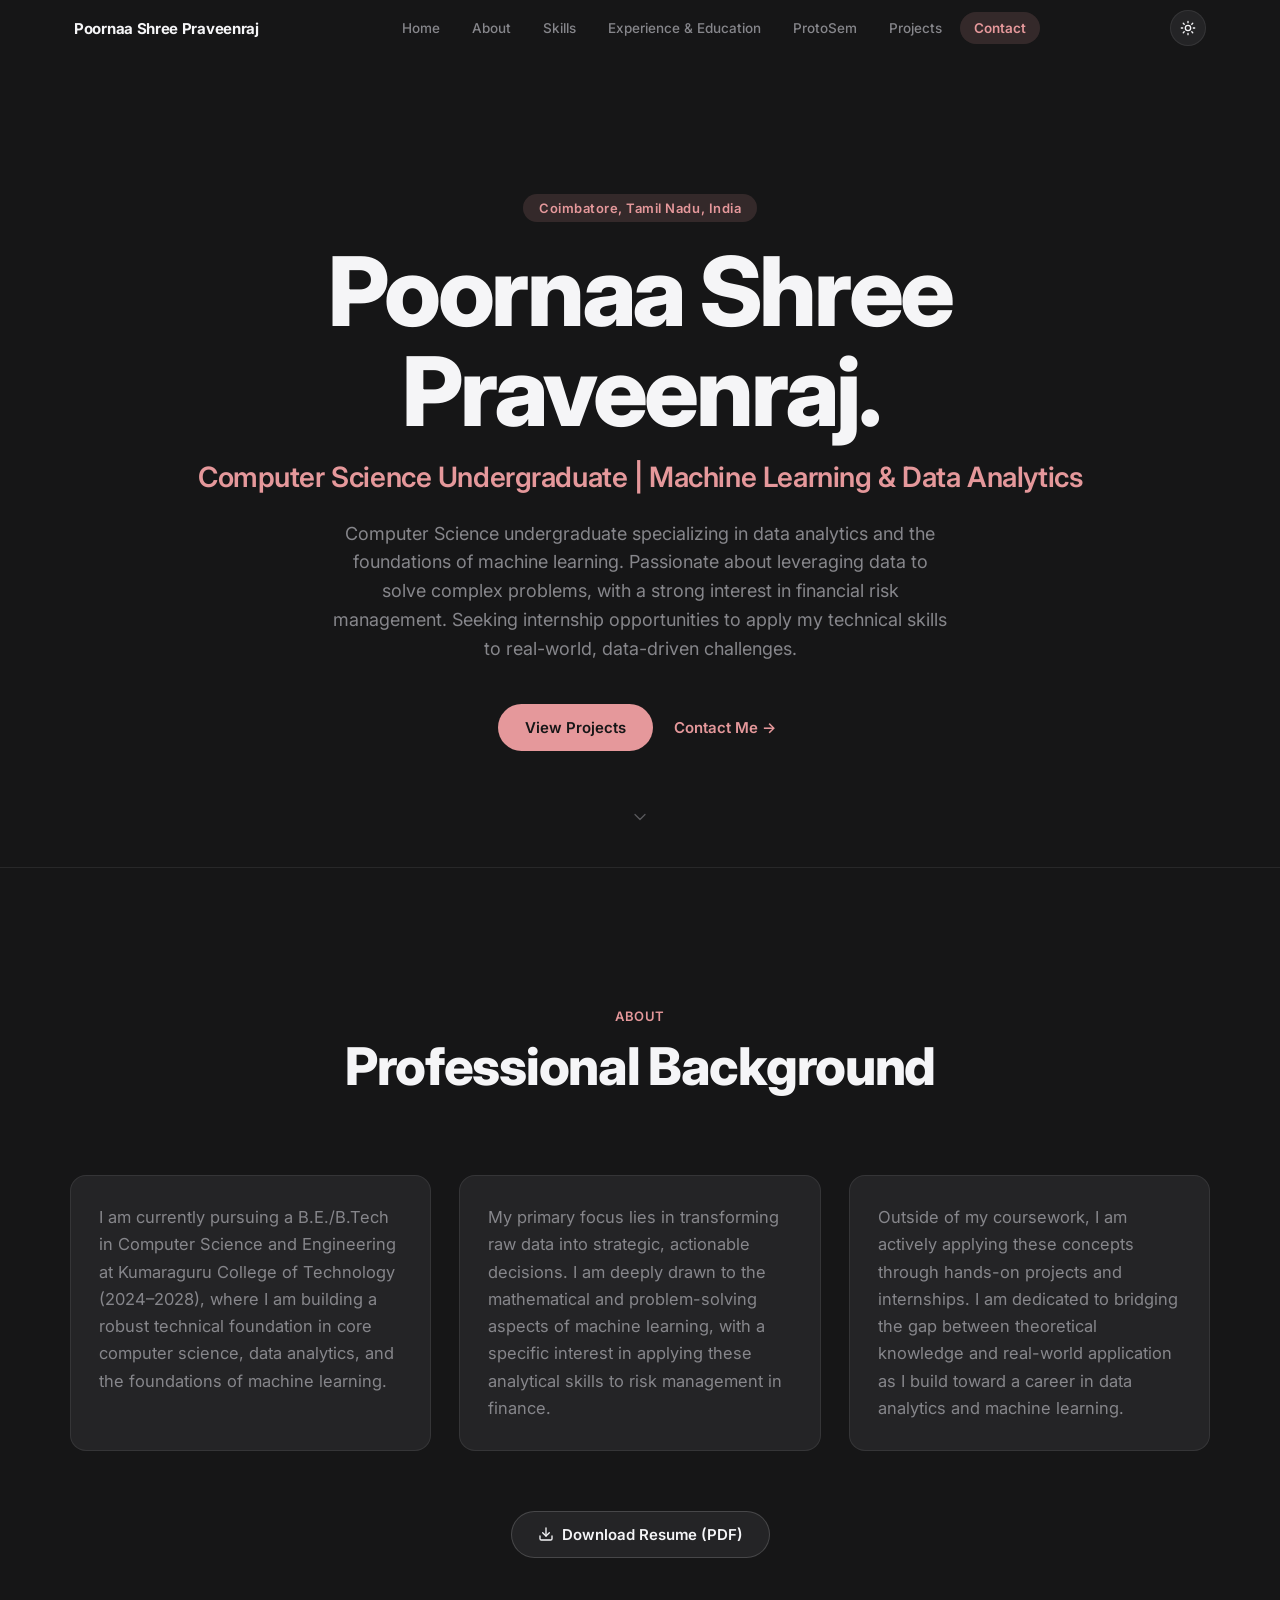
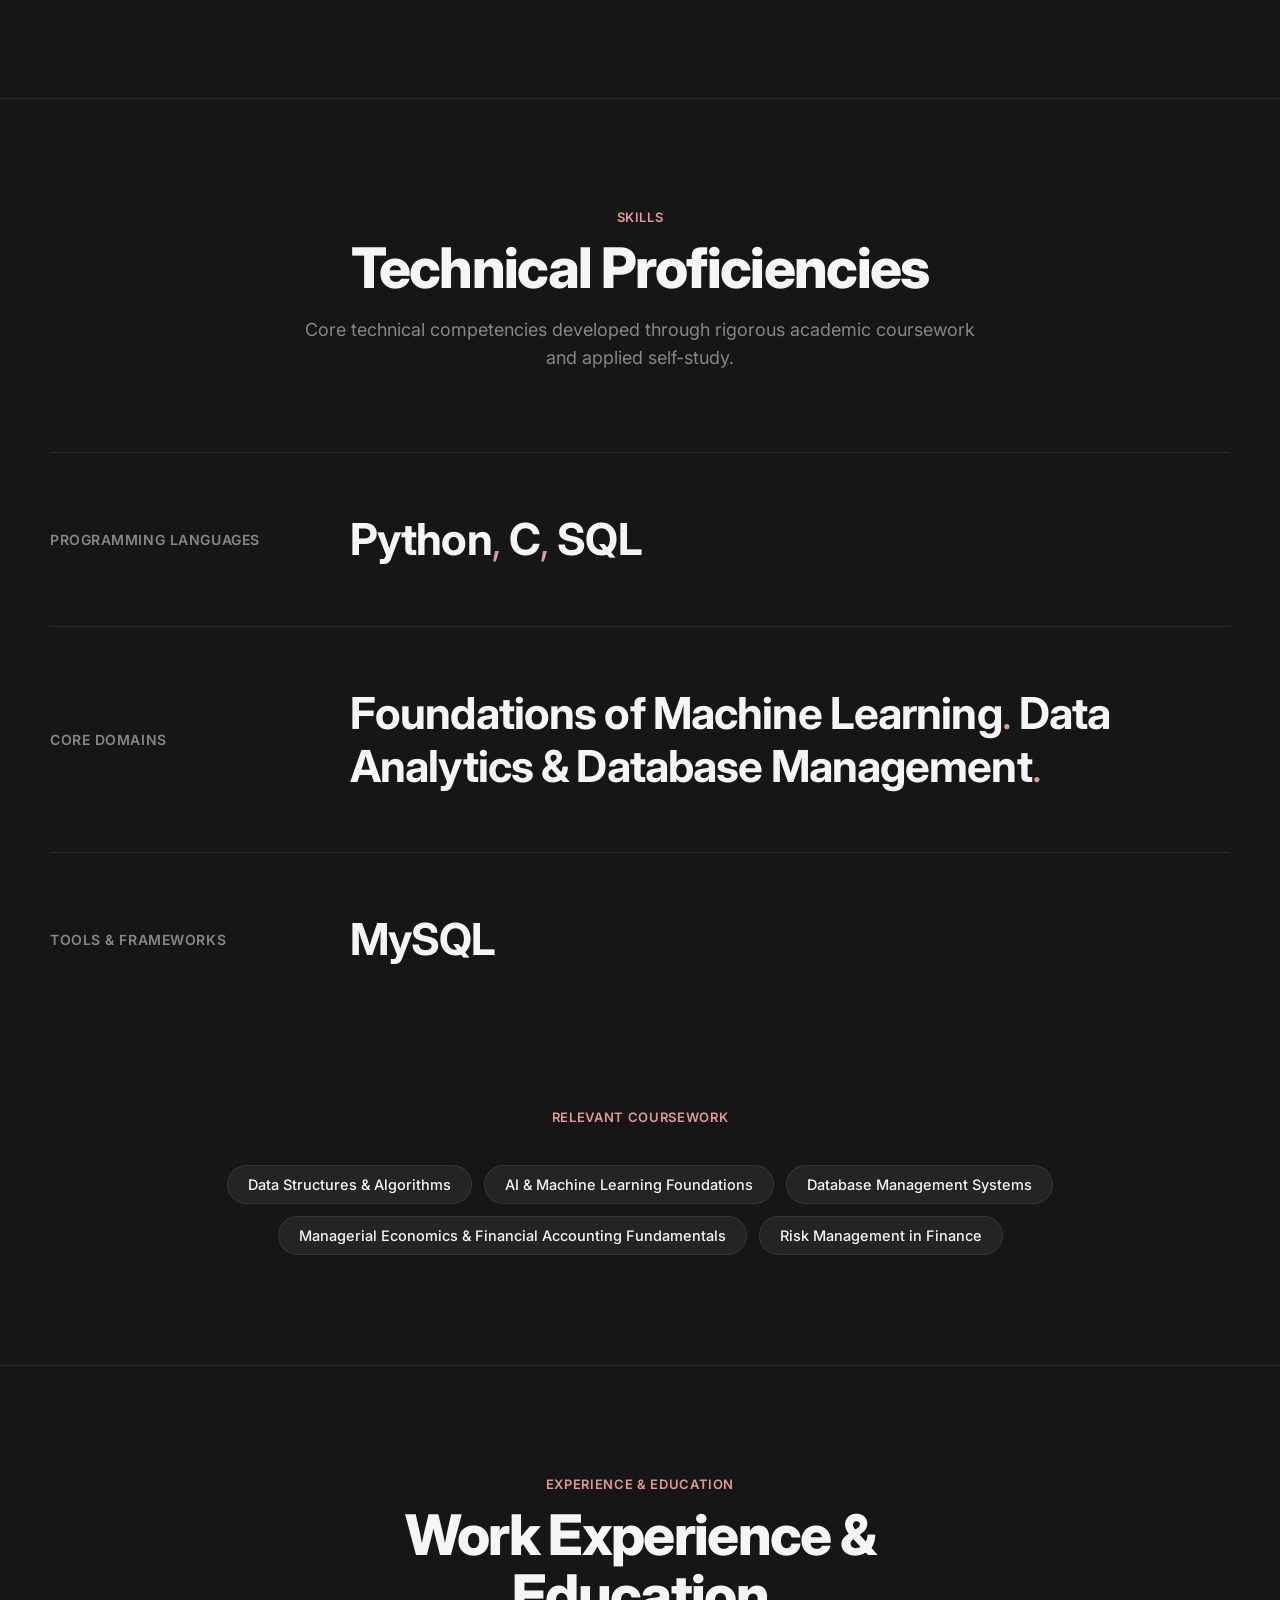
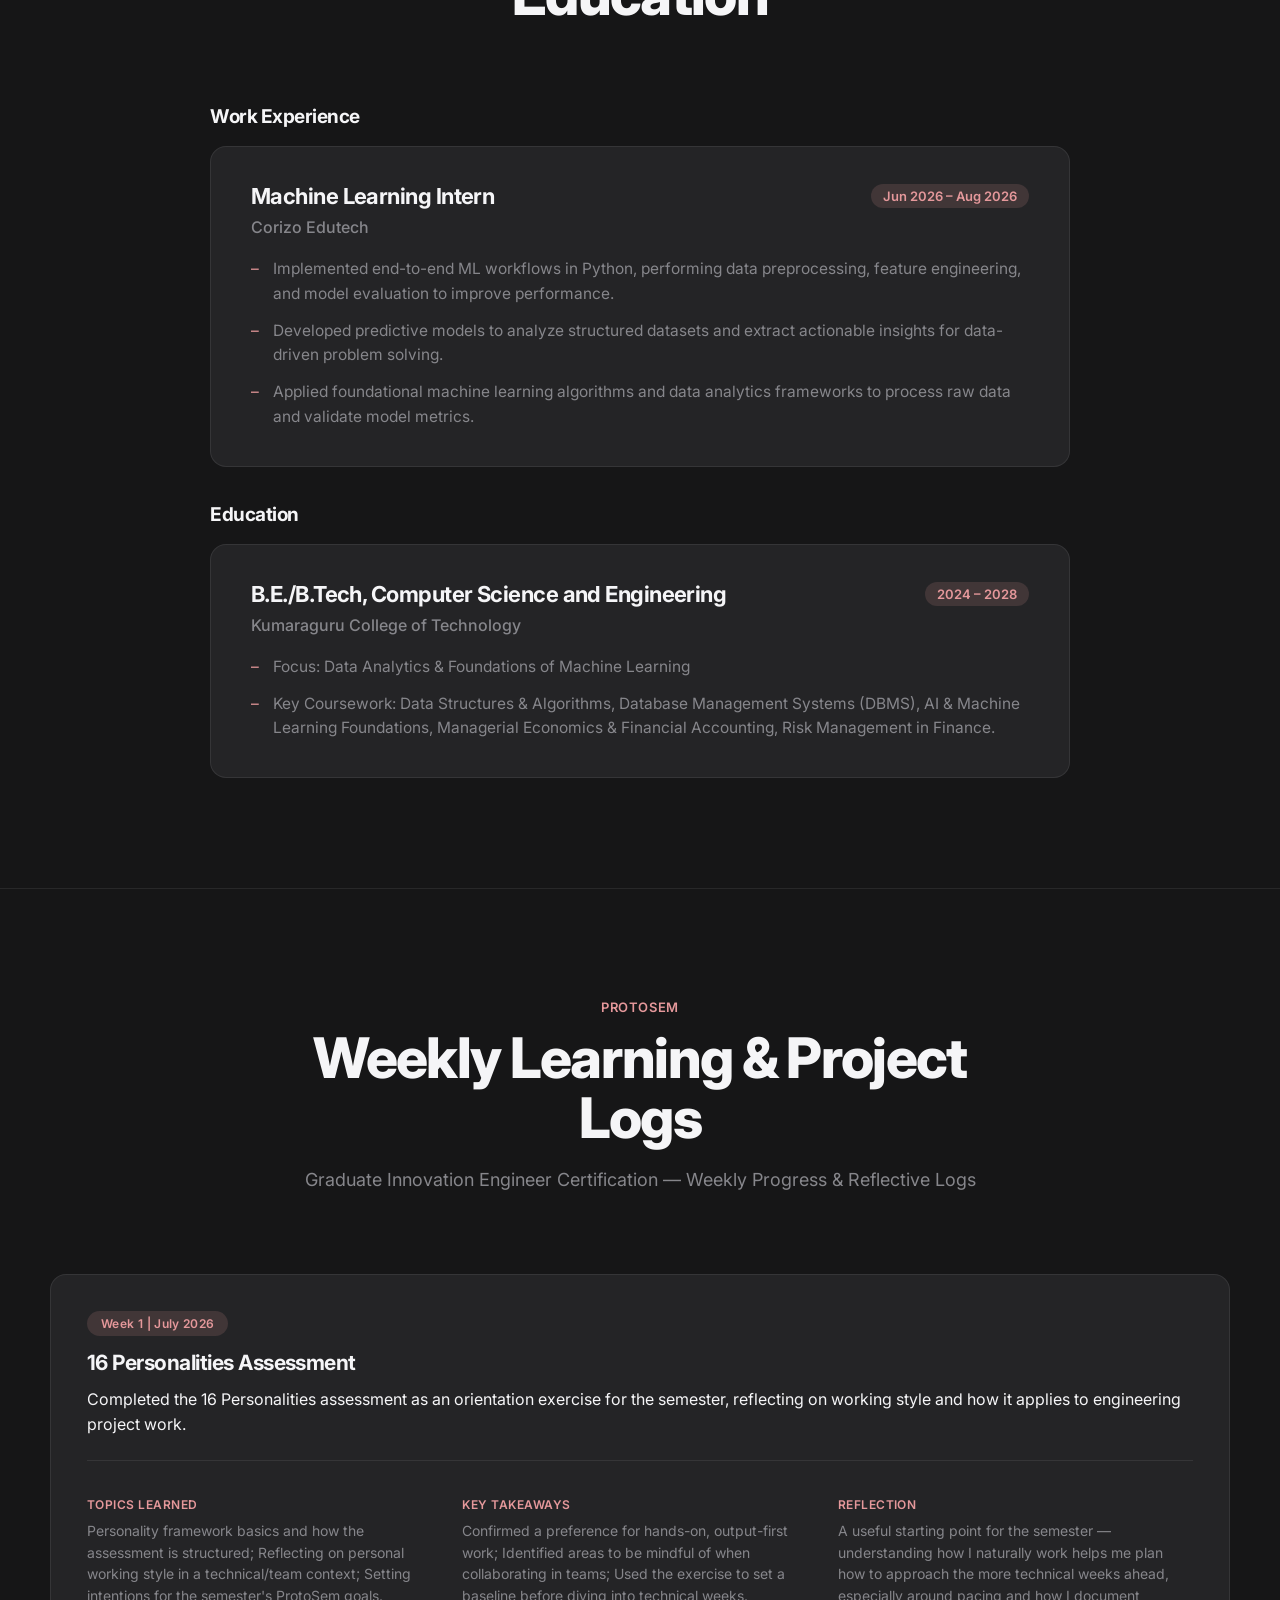
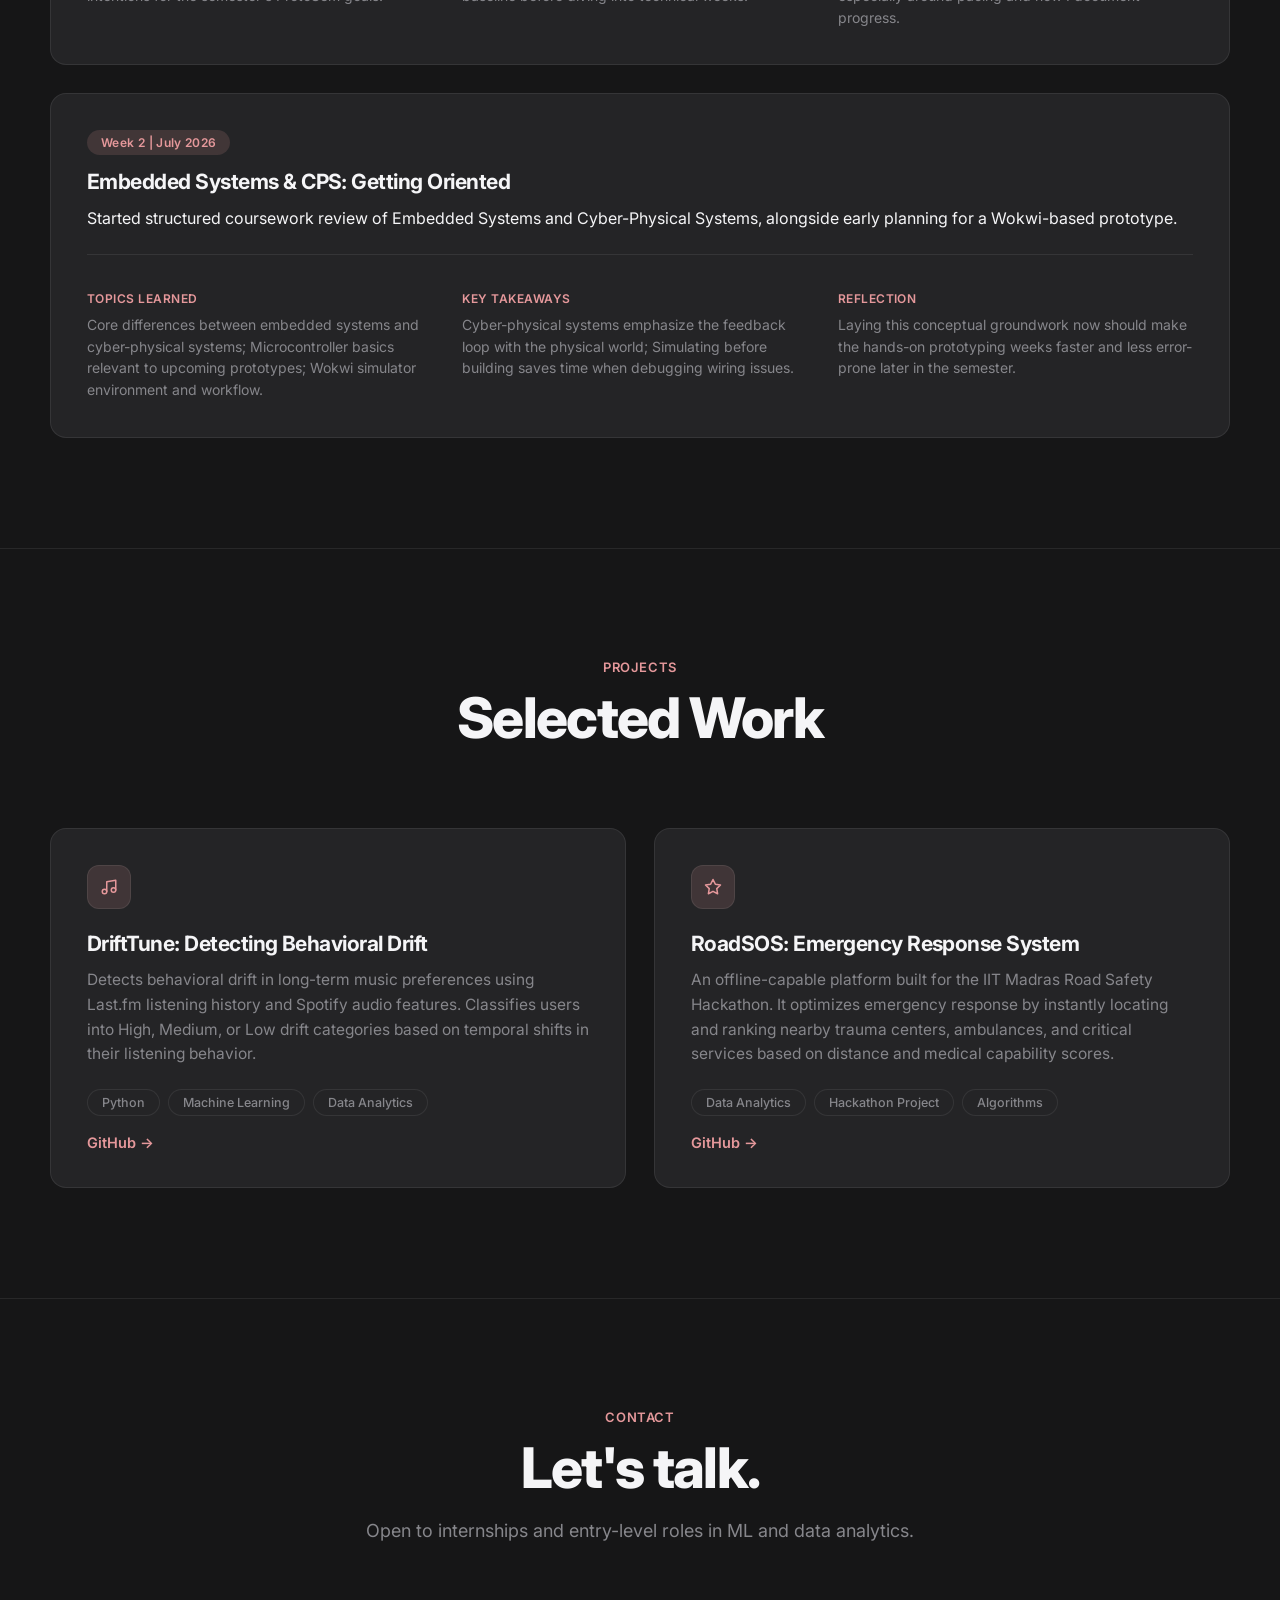
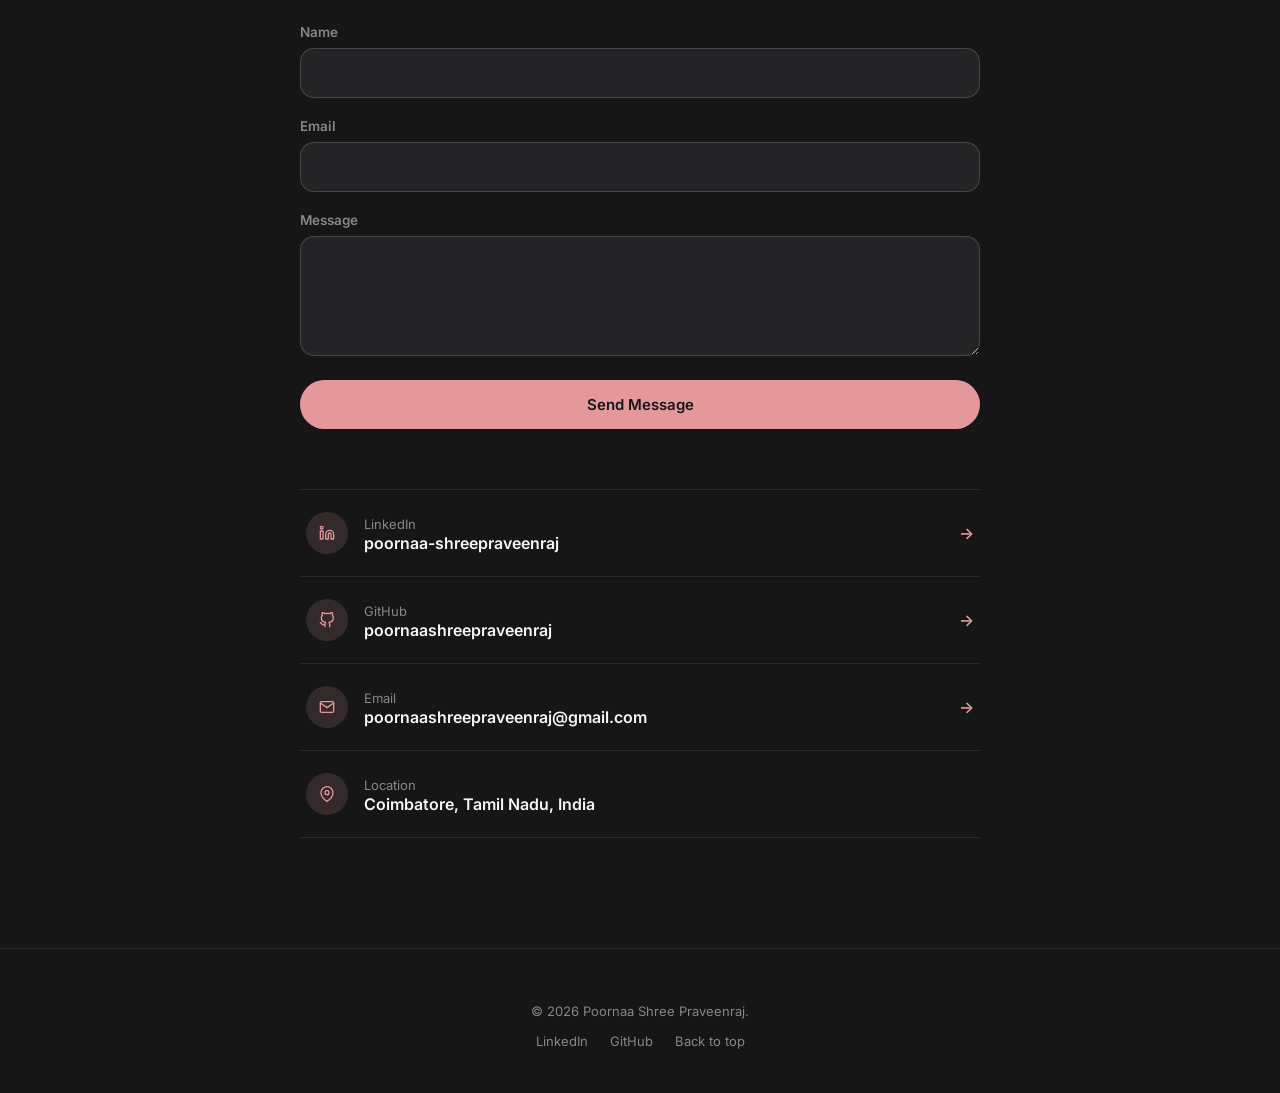
<file: poornaa-portfolio-apple.html>
<!DOCTYPE html>
<html lang="en">
<head>
<meta charset="UTF-8">
<meta name="viewport" content="width=device-width, initial-scale=1.0">
<title>Poornaa Shree Praveenraj — ML &amp; Data Analytics</title>
<meta name="description" content="Portfolio of Poornaa Shree Praveenraj, CS undergraduate focused on Machine Learning and Data Analytics.">
<link rel="preconnect" href="https://fonts.googleapis.com">
<link rel="preconnect" href="https://fonts.gstatic.com" crossorigin>
<link href="https://fonts.googleapis.com/css2?family=Inter:wght@300;400;500;600;700;800&family=JetBrains+Mono:wght@400;500&display=swap" rel="stylesheet">
<style>
  :root{
    --bg:#FBFBFD;
    --bg-soft:#F5F5F7;
    --text:#1D1D1F;
    --text-secondary:#86868B;
    --border: rgba(0,0,0,0.08);
    --border-strong: rgba(0,0,0,0.14);
    --accent:#D97285;
    --accent-hover:#C86D7D;
    --accent-text:#ffffff;
    --accent-soft-bg: rgba(217, 114, 133, 0.1);
    --nav-bg: rgba(251,251,253,0);
    --nav-bg-scrolled: rgba(251,251,253,0.82);
    --card-bg:#FFFFFF;
    --shadow: 0 20px 48px rgba(0,0,0,0.06);
    --font:'Inter', -apple-system, BlinkMacSystemFont, 'SF Pro Display', 'SF Pro Text', system-ui, sans-serif;
    --font-display:'Inter', -apple-system, BlinkMacSystemFont, 'SF Pro Display', system-ui, sans-serif;
  }
  [data-theme="dark"]{
    --bg:#161617;
    --bg-soft:#242426;
    --text:#F5F5F7;
    --text-secondary:#86868B;
    --border: rgba(255,255,255,0.08);
    --border-strong: rgba(255,255,255,0.16);
    --accent:#E5989B;
    --accent-hover:#EFA6A9;
    --accent-text:#161617;
    --accent-soft-bg: rgba(229, 152, 155, 0.15);
    --nav-bg: rgba(22,22,23,0);
    --nav-bg-scrolled: rgba(22,22,23,0.78);
    --card-bg:#242426;
    --shadow: 0 30px 60px rgba(0,0,0,0.55);
  }

  *{ box-sizing:border-box; }
  html{ scroll-behavior:smooth; }
  @media (prefers-reduced-motion: reduce){
    html{ scroll-behavior:auto; }
    *{ animation-duration:0.001ms !important; animation-iteration-count:1 !important; transition-duration:0.001ms !important; }
  }
  body{
    margin:0;
    background:var(--bg);
    color:var(--text);
    font-family:var(--font);
    -webkit-font-smoothing:antialiased;
    transition:background 0.4s ease, color 0.4s ease;
    overflow-x:hidden;
  }
  h1,h2,h3{ margin:0; letter-spacing:-0.025em; font-weight:700; font-family:var(--font-display); }
  p{ margin:0; }
  a{ color:inherit; }
  ul{ margin:0; padding:0; list-style:none; }
  section{ scroll-margin-top:52px; }

  .skip-link{
    position:absolute; left:-999px; top:auto;
    background:var(--accent); color:var(--accent-text); padding:10px 18px;
    border-radius:980px; font-weight:600; z-index:400;
  }
  .skip-link:focus{ left:16px; top:16px; }
  :focus-visible{ outline:2px solid var(--accent); outline-offset:3px; }

  .wrap{ max-width:1180px; margin:0 auto; padding:0 24px; }

  /* ---------- NAV ---------- */
  header.site-nav{
    position:sticky; top:0; z-index:200;
    background:var(--nav-bg);
    backdrop-filter: blur(0px);
    transition:background 0.35s ease, backdrop-filter 0.35s ease, border-color 0.35s ease;
    border-bottom:1px solid transparent;
  }
  header.site-nav.scrolled{
    background:var(--nav-bg-scrolled);
    backdrop-filter: blur(20px) saturate(180%);
    -webkit-backdrop-filter: blur(20px) saturate(180%);
    border-bottom:1px solid var(--border);
  }
  .nav-inner{
    display:flex; align-items:center; justify-content:space-between;
    height:56px;
    max-width:1180px; margin:0 auto; padding:0 24px;
  }
  .logo{
    font-weight:700; font-size:15px; letter-spacing:-0.02em;
    text-decoration:none; color:var(--text);
  }
  .nav-links{ display:flex; gap:4px; align-items:center; }
  .nav-links a{
    text-decoration:none; font-size:13.5px; font-weight:500;
    color:var(--text-secondary); padding:8px 14px;
    border-radius:980px;
    transition:color 0.2s ease, background 0.2s ease;
  }
  .nav-links a:hover{ color:var(--text); background:var(--bg-soft); }
  .nav-links a.active{ color:var(--accent); background:var(--accent-soft-bg); font-weight:600; }

  .nav-right{ display:flex; align-items:center; gap:8px; }
  .theme-toggle{
    width:36px; height:36px; border-radius:50%;
    border:1px solid var(--border); background:var(--card-bg); color:var(--text);
    cursor:pointer; display:flex; align-items:center; justify-content:center;
    transition:border-color 0.2s ease, transform 0.15s ease;
  }
  .theme-toggle:hover{ border-color:var(--accent); transform:scale(1.04); }
  .theme-toggle svg{ width:16px; height:16px; }

  .hamburger{
    display:none; width:36px; height:36px; border-radius:980px;
    border:1px solid var(--border); background:transparent; cursor:pointer;
    align-items:center; justify-content:center; flex-direction:column; gap:4px;
  }
  .hamburger span{ width:16px; height:1.5px; background:var(--text); display:block; transition:transform 0.2s ease; }

  .mobile-panel{
    display:none; flex-direction:column; padding:12px 24px 20px;
    background:var(--nav-bg-scrolled); backdrop-filter: blur(20px);
    -webkit-backdrop-filter: blur(20px);
    border-bottom:1px solid var(--border);
  }
  .mobile-panel a{
    padding:14px 4px; text-decoration:none; color:var(--text);
    font-weight:500; font-size:15px; border-bottom:1px solid var(--border);
  }
  .mobile-panel a:last-child{ border-bottom:none; }
  .mobile-panel.open{ display:flex; }

  @media (max-width: 820px){
    .nav-links{ display:none; }
    .hamburger{ display:flex; }
  }

  /* ---------- HERO ---------- */
  .hero{
    min-height:90vh;
    display:flex; flex-direction:column; align-items:center; justify-content:center;
    text-align:center;
    padding:90px 24px 70px;
    position:relative;
  }
  #hero-fade{
    display:flex; flex-direction:column; align-items:center;
    will-change:transform, opacity;
  }
  .hero .eyebrow{
    font-size:13px; color:var(--accent); font-weight:600;
    margin-bottom:20px; letter-spacing:0.04em;
    background:var(--accent-soft-bg); padding:6px 16px; border-radius:980px;
  }
  .hero h1{
    font-size:clamp(46px, 8.5vw, 96px);
    line-height:1.04;
    font-weight:800;
    letter-spacing:-0.035em;
  }
  .hero .tagline{
    font-size:clamp(19px, 2.8vw, 28px);
    font-weight:600;
    color:var(--accent);
    margin-top:18px;
    letter-spacing:-0.015em;
  }
  .hero .intro{
    margin-top:26px;
    max-width:620px;
    font-size:18px;
    font-weight:400;
    color:var(--text-secondary);
    line-height:1.6;
  }
  .hero-ctas{
    margin-top:40px;
    display:flex; gap:14px; flex-wrap:wrap; justify-content:center;
  }
  .btn{
    font-family:var(--font);
    font-weight:600;
    font-size:15px;
    padding:13px 26px;
    border-radius:980px;
    text-decoration:none;
    border:1px solid transparent;
    cursor:pointer;
    display:inline-flex; align-items:center; gap:8px;
    transition:background 0.2s ease, border-color 0.2s ease, transform 0.2s ease, box-shadow 0.2s ease;
  }
  .btn:hover{ transform:translateY(-2px); }
  .btn-primary{ background:var(--accent); color:var(--accent-text); }
  .btn-primary:hover{ background:var(--accent-hover); box-shadow:0 10px 24px rgba(229,152,155,0.3); }
  .btn-outline{ background:var(--card-bg); border-color:var(--border-strong); color:var(--text); }
  .btn-outline:hover{ background:var(--bg-soft); border-color:var(--accent); }
  .btn-link{
    background:transparent; color:var(--accent); padding:12px 6px; font-weight:600;
  }
  .btn-link:hover{ text-decoration:underline; }

  .scroll-cue{
    position:absolute; bottom:36px; left:50%; transform:translateX(-50%);
    color:var(--text-secondary); opacity:0.6;
  }
  .scroll-cue svg{ animation:bob 2s ease-in-out infinite; }
  @keyframes bob{ 0%,100%{ transform:translateY(0);} 50%{ transform:translateY(6px);} }

  /* ---------- SECTION generic ---------- */
  .section{
    padding:140px 24px;
    border-top:1px solid var(--border);
  }
  .section.tight{ padding:110px 24px; }
  .section-inner{ max-width:1180px; margin:0 auto; }
  .section-head{
    text-align:center;
    max-width:680px;
    margin:0 auto 80px;
  }
  .section-kicker{
    display:block; font-size:13px; font-weight:600; color:var(--accent);
    margin-bottom:14px; letter-spacing:0.05em; text-transform:uppercase;
  }
  .section-head h2{
    font-size:clamp(34px, 5.2vw, 56px);
    font-weight:800;
    line-height:1.06;
    letter-spacing:-0.03em;
  }
  .section-head .sub{
    margin-top:18px; color:var(--text-secondary); font-size:18px; line-height:1.55;
  }

  .reveal{
    opacity:0; transform:translateY(36px) scale(0.985);
    transition:opacity 0.85s cubic-bezier(0.16,1,0.3,1), transform 0.85s cubic-bezier(0.16,1,0.3,1);
  }
  .reveal.in{ opacity:1; transform:translateY(0) scale(1); }
  .reveal-delay-1.in{ transition-delay:0.08s; }
  .reveal-delay-2.in{ transition-delay:0.16s; }
  .reveal-delay-3.in{ transition-delay:0.24s; }

  /* ---------- ABOUT ---------- */
  .about-statement{
    text-align:center; max-width:840px; margin:0 auto 80px;
  }
  .about-statement h2{
    font-size:clamp(32px, 4.8vw, 52px);
    font-weight:800;
    line-height:1.1;
    letter-spacing:-0.025em;
  }
  .about-body{
    display:grid; grid-template-columns:repeat(3, 1fr); gap:28px;
    max-width:1140px; margin:0 auto;
  }
  .about-body p{
    font-size:16.5px; font-weight:400; color:var(--text-secondary); line-height:1.65;
    background:var(--card-bg); border:1px solid var(--border); border-radius:16px; padding:28px;
  }
  .about-body p strong{ color:var(--text); font-weight:600; }
  .about-actions{
    display:flex; justify-content:center; margin-top:60px;
  }

  @media (max-width: 900px){
    .about-body{ grid-template-columns:1fr; gap:20px; }
  }

  /* ---------- SKILLS ---------- */
  .skill-block{
    padding:60px 0;
    border-top:1px solid var(--border);
    display:grid; grid-template-columns:260px 1fr; gap:40px; align-items:center;
  }
  .skill-block:first-child{ border-top:none; }
  .skill-label{ font-size:14px; color:var(--text-secondary); font-weight:600; text-transform:uppercase; letter-spacing:0.04em; }
  .skill-big{
    font-family:var(--font-display);
    font-size:clamp(26px, 4vw, 44px); font-weight:700; letter-spacing:-0.02em; line-height:1.2;
  }
  .skill-big .sep{ color:var(--accent); font-weight:400; }
  @media (max-width: 760px){
    .skill-block{ grid-template-columns:1fr; gap:14px; }
  }

  .coursework{
    margin-top:80px;
    text-align:center;
  }
  .coursework .section-kicker{ display:inline-block; margin-bottom:16px; }
  .coursework-list{
    display:flex; flex-wrap:wrap; gap:12px; justify-content:center; max-width:880px; margin:24px auto 0;
  }
  .coursework-list li{
    font-size:14.5px; font-weight:500; color:var(--text); background:var(--card-bg);
    border:1px solid var(--border); padding:10px 20px; border-radius:980px;
    transition:border-color 0.2s ease, transform 0.15s ease;
  }
  .coursework-list li:hover{ border-color:var(--accent); color:var(--accent); transform:translateY(-1px); }

  /* ---------- EXPERIENCE & EDUCATION ---------- */
  .exp-edu-container{ max-width:860px; margin:0 auto; }
  .exp-subhead h3{ font-size:20px; font-weight:700; color:var(--text); margin-bottom:20px; }
  .tl{ display:flex; flex-direction:column; gap:20px; max-width:860px; margin:0 auto; }
  .tl-card{
    background:var(--card-bg);
    border:1px solid var(--border);
    border-radius:16px;
    padding:36px 40px;
    transition:transform 0.3s ease, border-color 0.3s ease;
  }
  .tl-card:hover{ transform:translateY(-3px); border-color:var(--border-strong); }
  .tl-top{ display:flex; justify-content:space-between; flex-wrap:wrap; gap:10px; margin-bottom:8px; }
  .tl-card h3{ font-size:22px; font-weight:700; }
  .tl-date{ font-size:13px; font-weight:600; color:var(--accent); background:var(--accent-soft-bg); padding:4px 12px; border-radius:980px; align-self:center; }
  .tl-org{ color:var(--text-secondary); font-size:16px; margin-bottom:20px; font-weight:500; }
  .tl-card ul{ display:flex; flex-direction:column; gap:12px; }
  .tl-card li{ font-size:15.5px; color:var(--text-secondary); padding-left:22px; position:relative; line-height:1.6; }
  .tl-card li::before{ content:"–"; position:absolute; left:0; color:var(--accent); }

  @media (max-width: 620px){
    .tl-card{ padding:28px 24px; }
  }

  /* ---------- PROJECTS ---------- */
  .projects-grid{
    display:grid; grid-template-columns:repeat(2, 1fr); gap:28px;
  }
  .project-card{
    background:var(--card-bg);
    border:1px solid var(--border);
    border-radius:16px;
    padding:36px 36px;
    display:flex; flex-direction:column;
    min-height:260px;
    transition:transform 0.35s cubic-bezier(0.16,1,0.3,1), border-color 0.35s ease, box-shadow 0.35s ease;
  }
  .project-card:hover{ transform:translateY(-5px); border-color:var(--border-strong); box-shadow:var(--shadow); }
  .project-card .ph-icon{
    width:44px; height:44px; border-radius:12px;
    background:var(--accent-soft-bg); border:1px solid var(--border);
    display:flex; align-items:center; justify-content:center;
    margin-bottom:22px; color:var(--accent);
  }
  .project-card h3{ font-size:21px; font-weight:700; margin-bottom:12px; }
  .project-card p{ font-size:15.5px; color:var(--text-secondary); flex-grow:1; line-height:1.6; }
  .project-card .tags{ display:flex; gap:8px; flex-wrap:wrap; margin:22px 0 18px; }
  .project-card .tags span{
    font-size:12.5px; font-weight:500; color:var(--text-secondary); background:var(--bg-soft);
    border:1px solid var(--border); padding:5px 14px; border-radius:980px;
  }
  .project-card .links{ display:flex; gap:20px; }
  .project-card .links a{
    font-size:14.5px; font-weight:600; color:var(--accent);
    text-decoration:none; display:flex; align-items:center; gap:5px;
  }
  .project-card .links a:hover{ text-decoration:underline; }

  @media (max-width: 800px){ .projects-grid{ grid-template-columns:1fr; } }

  /* ---------- CONTACT ---------- */
  .contact-wrap{ max-width:680px; margin:0 auto; }
  .contact-form{ margin-bottom:60px; }
  .field{ margin-bottom:20px; }
  .field label{ display:block; font-size:13.5px; font-weight:600; color:var(--text-secondary); margin-bottom:8px; }
  .field input, .field textarea{
    width:100%; font-family:var(--font); font-size:16px;
    padding:14px 18px; border-radius:14px;
    border:1px solid var(--border-strong); background:var(--card-bg); color:var(--text);
    transition:border-color 0.2s ease;
  }
  .field input:focus, .field textarea:focus{ border-color:var(--accent); }
  .field textarea{ resize:vertical; min-height:120px; }
  .field .err{ display:none; color:#ff453a; font-size:13px; margin-top:7px; }
  .field.invalid input, .field.invalid textarea{ border-color:#ff453a; }
  .field.invalid .err{ display:block; }
  .form-status{
    display:none; margin-top:14px; padding:14px 18px; border-radius:14px;
    font-size:14px; background:var(--accent-soft-bg); color:var(--accent);
    border:1px solid var(--border);
  }
  .form-status.show{ display:block; }

  .contact-links{ display:flex; flex-direction:column; gap:0; }
  .contact-link{
    display:flex; align-items:center; justify-content:space-between; gap:14px;
    padding:22px 6px; text-decoration:none; color:var(--text);
    border-top:1px solid var(--border);
    transition:transform 0.2s ease;
  }
  .contact-links > *:last-child{ border-bottom:1px solid var(--border); }
  .contact-link .left{ display:flex; align-items:center; gap:16px; }
  .contact-link .icon{
    width:42px; height:42px; border-radius:50%;
    background:var(--accent-soft-bg); display:flex; align-items:center; justify-content:center;
    flex-shrink:0; color:var(--accent);
  }
  .contact-link .label{ font-size:13px; color:var(--text-secondary); }
  .contact-link .value{ font-weight:600; font-size:16px; }
  .contact-link .arrow{ color:var(--accent); transition:transform 0.2s ease; font-weight:600; }
  .contact-link:hover .arrow{ transform:translateX(4px); }

  /* ---------- FOOTER ---------- */
  footer{ padding:54px 24px 44px; text-align:center; border-top:1px solid var(--border); }
  footer p{ font-size:13px; color:var(--text-secondary); }
  footer .foot-links{ margin-top:14px; display:flex; gap:22px; justify-content:center; }
  footer .foot-links a{ font-size:13px; color:var(--text-secondary); text-decoration:none; }
  footer .foot-links a:hover{ color:var(--accent); }

  /* toast */
  #toast{
    position:fixed; bottom:28px; left:50%; transform:translateX(-50%) translateY(20px);
    background:var(--text); color:var(--bg);
    padding:13px 22px; border-radius:980px; font-size:14px; font-weight:500;
    box-shadow:var(--shadow);
    opacity:0; pointer-events:none;
    transition:opacity 0.3s ease, transform 0.3s ease;
    z-index:300; max-width:90vw; text-align:center;
  }
  #toast.show{ opacity:1; transform:translateX(-50%) translateY(0); }

  /* ---------- EXP & EDU & PROTOSEM LOGS ---------- */
  .exp-subhead h3 {
    font-size:19px;
    font-weight:700;
    margin-bottom:18px;
    color:var(--text);
  }
  .protosem-grid {
    display:flex;
    flex-direction:column;
    gap:28px;
  }
  .log-card {
    background:var(--card-bg);
    border:1px solid var(--border);
    border-radius:16px;
    padding:36px;
  }
  .log-badge {
    font-size:12px;
    font-weight:600;
    color:var(--accent);
    background:var(--accent-soft-bg);
    padding:5px 14px;
    border-radius:980px;
    display:inline-block;
    margin-bottom:14px;
    letter-spacing:0.03em;
  }
  .log-card h3 {
    font-size:21px;
    font-weight:700;
    margin-bottom:12px;
  }
  .log-desc {
    font-size:16px;
    color:var(--text);
    margin-bottom:22px;
    line-height:1.6;
  }
  .log-meta-grid {
    display:grid;
    grid-template-columns:repeat(3, 1fr);
    gap:20px;
    border-top:1px solid var(--border);
    padding-top:20px;
  }
  .log-meta-box h4 {
    font-size:12px;
    font-weight:600;
    letter-spacing:0.04em;
    color:var(--accent);
    margin-bottom:8px;
    text-transform:uppercase;
  }
  .log-meta-box p {
    font-size:14px;
    color:var(--text-secondary);
    line-height:1.55;
  }
  @media (max-width: 800px) {
    .log-meta-grid { grid-template-columns:1fr; }
  }
</style>
</head>
<body data-theme="dark">

<a href="#home" class="skip-link">Skip to content</a>

<header class="site-nav" id="siteNav">
  <div class="nav-inner">
    <a href="#home" class="logo" aria-label="Poornaa Shree Praveenraj, home">Poornaa Shree Praveenraj</a>
    <nav class="nav-links" aria-label="Primary">
      <a href="#home">Home</a>
      <a href="#about">About</a>
      <a href="#skills">Skills</a>
      <a href="#summary">Experience &amp; Education</a>
      <a href="#protosem">ProtoSem</a>
      <a href="#projects">Projects</a>
      <a href="#contact">Contact</a>
    </nav>
    <div class="nav-right">
      <button class="theme-toggle" id="themeToggle" aria-label="Switch to dark mode" aria-pressed="false">
        <svg id="themeIcon" viewBox="0 0 24 24" fill="none" stroke="currentColor" stroke-width="2" stroke-linecap="round" stroke-linejoin="round"><circle cx="12" cy="12" r="4"></circle><path d="M12 2v2M12 20v2M4.9 4.9l1.4 1.4M17.7 17.7l1.4 1.4M2 12h2M20 12h2M4.9 19.1l1.4-1.4M17.7 6.3l1.4-1.4"></path></svg>
      </button>
      <button class="hamburger" id="hamburger" aria-label="Open menu" aria-expanded="false" aria-controls="mobilePanel">
        <span></span><span></span><span></span>
      </button>
    </div>
  </div>
  <nav class="mobile-panel" id="mobilePanel" aria-label="Mobile">
    <a href="#home">Home</a>
    <a href="#about">About</a>
    <a href="#skills">Skills</a>
    <a href="#summary">Experience &amp; Education</a>
    <a href="#protosem">ProtoSem</a>
    <a href="#projects">Projects</a>
    <a href="#contact">Contact</a>
  </nav>
</header>

<main id="home">
  <!-- HERO -->
  <section class="hero">
    <div id="hero-fade">
      <span class="eyebrow">Coimbatore, Tamil Nadu, India</span>
      <h1>Poornaa Shree<br>Praveenraj.</h1>
      <p class="tagline">Computer Science Undergraduate | Machine Learning &amp; Data Analytics</p>
      <p class="intro">Computer Science undergraduate specializing in data analytics and the foundations of machine learning. Passionate about leveraging data to solve complex problems, with a strong interest in financial risk management. Seeking internship opportunities to apply my technical skills to real-world, data-driven challenges.</p>
      <div class="hero-ctas">
        <a href="#projects" class="btn btn-primary">View Projects</a>
        <a href="#contact" class="btn btn-link">Contact Me →</a>
      </div>
    </div>
    <span class="scroll-cue" aria-hidden="true">
      <svg width="20" height="20" viewBox="0 0 24 24" fill="none" stroke="currentColor" stroke-width="1.5" stroke-linecap="round" stroke-linejoin="round"><polyline points="6 9 12 15 18 9"></polyline></svg>
    </span>
  </section>

  <!-- ABOUT -->
  <section class="section" id="about">
    <div class="section-inner">
      <div class="about-statement reveal">
        <span class="section-kicker">About</span>
        <h2>Professional Background</h2>
      </div>
      <div class="about-body">
        <p class="reveal reveal-delay-1">I am currently pursuing a B.E./B.Tech in Computer Science and Engineering at Kumaraguru College of Technology (2024–2028), where I am building a robust technical foundation in core computer science, data analytics, and the foundations of machine learning.</p>
        <p class="reveal reveal-delay-2">My primary focus lies in transforming raw data into strategic, actionable decisions. I am deeply drawn to the mathematical and problem-solving aspects of machine learning, with a specific interest in applying these analytical skills to risk management in finance.</p>
        <p class="reveal reveal-delay-3">Outside of my coursework, I am actively applying these concepts through hands-on projects and internships. I am dedicated to bridging the gap between theoretical knowledge and real-world application as I build toward a career in data analytics and machine learning.</p>
      </div>
      <div class="about-actions reveal">
        <a href="#" class="btn btn-outline" id="resumeBtn">
          <svg width="16" height="16" viewBox="0 0 24 24" fill="none" stroke="currentColor" stroke-width="2" stroke-linecap="round" stroke-linejoin="round" aria-hidden="true"><path d="M21 15v4a2 2 0 0 1-2 2H5a2 2 0 0 1-2-2v-4"></path><polyline points="7 10 12 15 17 10"></polyline><line x1="12" y1="15" x2="12" y2="3"></line></svg>
          Download Resume (PDF)
        </a>
      </div>
    </div>
  </section>

  <!-- SKILLS -->
  <section class="section tight" id="skills">
    <div class="section-inner">
      <div class="section-head reveal">
        <span class="section-kicker">Skills</span>
        <h2>Technical Proficiencies</h2>
        <p class="sub">Core technical competencies developed through rigorous academic coursework and applied self-study.</p>
      </div>

      <div class="skill-block reveal">
        <span class="skill-label">Programming Languages</span>
        <div class="skill-big">Python<span class="sep">,</span> C<span class="sep">,</span> SQL</div>
      </div>
      <div class="skill-block reveal">
        <span class="skill-label">Core Domains</span>
        <div class="skill-big">Foundations of Machine Learning<span class="sep">.</span> Data Analytics &amp; Database Management<span class="sep">.</span></div>
      </div>
      <div class="skill-block reveal">
        <span class="skill-label">Tools &amp; Frameworks</span>
        <div class="skill-big">MySQL</div>
      </div>

      <div class="coursework reveal">
        <span class="section-kicker">Relevant Coursework</span>
        <ul class="coursework-list">
          <li>Data Structures &amp; Algorithms</li>
          <li>AI &amp; Machine Learning Foundations</li>
          <li>Database Management Systems</li>
          <li>Managerial Economics &amp; Financial Accounting Fundamentals</li>
          <li>Risk Management in Finance</li>
        </ul>
      </div>
    </div>
  </section>

  <!-- EXPERIENCE & EDUCATION -->
  <section class="section tight" id="summary">
    <div class="section-inner">
      <div class="section-head reveal">
        <span class="section-kicker">Experience &amp; Education</span>
        <h2>Work Experience &amp; Education</h2>
      </div>

      <div class="exp-edu-container">
        <!-- Section 1: Work Experience -->
        <div class="exp-subhead reveal">
          <h3>Work Experience</h3>
        </div>
        <div class="tl" style="margin-bottom: 36px;">
          <div class="tl-card reveal">
            <div class="tl-top">
              <h3>Machine Learning Intern</h3>
              <span class="tl-date">Jun 2026 – Aug 2026</span>
            </div>
            <p class="tl-org">Corizo Edutech</p>
            <ul>
              <li>Implemented end-to-end ML workflows in Python, performing data preprocessing, feature engineering, and model evaluation to improve performance.</li>
              <li>Developed predictive models to analyze structured datasets and extract actionable insights for data-driven problem solving.</li>
              <li>Applied foundational machine learning algorithms and data analytics frameworks to process raw data and validate model metrics.</li>
            </ul>
          </div>
        </div>

        <!-- Section 2: Education -->
        <div class="exp-subhead reveal">
          <h3>Education</h3>
        </div>
        <div class="tl">
          <div class="tl-card reveal">
            <div class="tl-top">
              <h3>B.E./B.Tech, Computer Science and Engineering</h3>
              <span class="tl-date">2024 – 2028</span>
            </div>
            <p class="tl-org">Kumaraguru College of Technology</p>
            <ul>
              <li>Focus: Data Analytics &amp; Foundations of Machine Learning</li>
              <li>Key Coursework: Data Structures &amp; Algorithms, Database Management Systems (DBMS), AI &amp; Machine Learning Foundations, Managerial Economics &amp; Financial Accounting, Risk Management in Finance.</li>
            </ul>
          </div>
        </div>
      </div>
    </div>
  </section>

  <!-- PROTOSEM -->
  <section class="section tight" id="protosem">
    <div class="section-inner">
      <div class="section-head reveal">
        <span class="section-kicker">ProtoSem</span>
        <h2>Weekly Learning &amp; Project Logs</h2>
        <p class="sub">Graduate Innovation Engineer Certification — Weekly Progress &amp; Reflective Logs</p>
      </div>
      <div class="protosem-grid">
        <!-- Week 1 -->
        <div class="log-card reveal">
          <div class="log-header">
            <span class="log-badge">Week 1 | July 2026</span>
            <h3>16 Personalities Assessment</h3>
          </div>
          <p class="log-desc">Completed the 16 Personalities assessment as an orientation exercise for the semester, reflecting on working style and how it applies to engineering project work.</p>
          <div class="log-meta-grid">
            <div class="log-meta-box">
              <h4>Topics Learned</h4>
              <p>Personality framework basics and how the assessment is structured; Reflecting on personal working style in a technical/team context; Setting intentions for the semester's ProtoSem goals.</p>
            </div>
            <div class="log-meta-box">
              <h4>Key Takeaways</h4>
              <p>Confirmed a preference for hands-on, output-first work; Identified areas to be mindful of when collaborating in teams; Used the exercise to set a baseline before diving into technical weeks.</p>
            </div>
            <div class="log-meta-box">
              <h4>Reflection</h4>
              <p>A useful starting point for the semester — understanding how I naturally work helps me plan how to approach the more technical weeks ahead, especially around pacing and how I document progress.</p>
            </div>
          </div>
        </div>

        <!-- Week 2 -->
        <div class="log-card reveal">
          <div class="log-header">
            <span class="log-badge">Week 2 | July 2026</span>
            <h3>Embedded Systems &amp; CPS: Getting Oriented</h3>
          </div>
          <p class="log-desc">Started structured coursework review of Embedded Systems and Cyber-Physical Systems, alongside early planning for a Wokwi-based prototype.</p>
          <div class="log-meta-grid">
            <div class="log-meta-box">
              <h4>Topics Learned</h4>
              <p>Core differences between embedded systems and cyber-physical systems; Microcontroller basics relevant to upcoming prototypes; Wokwi simulator environment and workflow.</p>
            </div>
            <div class="log-meta-box">
              <h4>Key Takeaways</h4>
              <p>Cyber-physical systems emphasize the feedback loop with the physical world; Simulating before building saves time when debugging wiring issues.</p>
            </div>
            <div class="log-meta-box">
              <h4>Reflection</h4>
              <p>Laying this conceptual groundwork now should make the hands-on prototyping weeks faster and less error-prone later in the semester.</p>
            </div>
          </div>
        </div>
      </div>
    </div>
  </section>

  <!-- PROJECTS -->
  <section class="section tight" id="projects">
    <div class="section-inner">
      <div class="section-head reveal">
        <span class="section-kicker">Projects</span>
        <h2>Selected Work</h2>
      </div>
      <div class="projects-grid">
        <div class="project-card reveal">
          <div class="ph-icon">
            <svg width="18" height="18" viewBox="0 0 24 24" fill="none" stroke="currentColor" stroke-width="2" stroke-linecap="round" stroke-linejoin="round"><path d="M9 18V5l12-2v13"></path><circle cx="6" cy="18" r="3"></circle><circle cx="18" cy="16" r="3"></circle></svg>
          </div>
          <h3>DriftTune: Detecting Behavioral Drift</h3>
          <p>Detects behavioral drift in long-term music preferences using Last.fm listening history and Spotify audio features. Classifies users into High, Medium, or Low drift categories based on temporal shifts in their listening behavior.</p>
          <div class="tags">
            <span>Python</span>
            <span>Machine Learning</span>
            <span>Data Analytics</span>
          </div>
          <div class="links">
            <a href="https://github.com/poornaashreepraveenraj" target="_blank" rel="noopener noreferrer" aria-label="GitHub repository">GitHub →</a>
          </div>
        </div>
        <div class="project-card reveal">
          <div class="ph-icon">
            <svg width="18" height="18" viewBox="0 0 24 24" fill="none" stroke="currentColor" stroke-width="2" stroke-linecap="round" stroke-linejoin="round"><polygon points="12 2 15.09 8.26 22 9.27 17 14.14 18.18 21.02 12 17.77 5.82 21.02 7 14.14 2 9.27 8.91 8.26 12 2"></polygon></svg>
          </div>
          <h3>RoadSOS: Emergency Response System</h3>
          <p>An offline-capable platform built for the IIT Madras Road Safety Hackathon. It optimizes emergency response by instantly locating and ranking nearby trauma centers, ambulances, and critical services based on distance and medical capability scores.</p>
          <div class="tags">
            <span>Data Analytics</span>
            <span>Hackathon Project</span>
            <span>Algorithms</span>
          </div>
          <div class="links">
            <a href="https://github.com/poornaashreepraveenraj" target="_blank" rel="noopener noreferrer" aria-label="GitHub repository">GitHub →</a>
          </div>
        </div>
      </div>
    </div>
  </section>

  <!-- CONTACT -->
  <section class="section tight" id="contact" style="border-bottom:none;">
    <div class="section-inner">
      <div class="section-head reveal">
        <span class="section-kicker">Contact</span>
        <h2>Let's talk.</h2>
        <p class="sub">Open to internships and entry-level roles in ML and data analytics.</p>
      </div>
      <div class="contact-wrap">
        <form class="contact-form reveal" id="contactForm" novalidate>
          <div class="field" id="nameField">
            <label for="nameInput">Name</label>
            <input type="text" id="nameInput" name="name" autocomplete="name" required>
            <span class="err">Please enter your name.</span>
          </div>
          <div class="field" id="emailField">
            <label for="emailInput">Email</label>
            <input type="email" id="emailInput" name="email" autocomplete="email" required>
            <span class="err">Please enter a valid email address.</span>
          </div>
          <div class="field" id="messageField">
            <label for="messageInput">Message</label>
            <textarea id="messageInput" name="message" required></textarea>
            <span class="err">Please add a short message.</span>
          </div>
          <button type="submit" class="btn btn-primary" style="width:100%; justify-content:center; padding:14px;">Send Message</button>
          <div class="form-status" id="formStatus" role="status"></div>
        </form>

        <div class="contact-links reveal">
          <a class="contact-link" href="https://linkedin.com/in/poornaa-shreepraveenraj-5780b032a" target="_blank" rel="noopener noreferrer">
            <span class="left">
              <span class="icon"><svg width="16" height="16" viewBox="0 0 24 24" fill="none" stroke="currentColor" stroke-width="2" stroke-linecap="round" stroke-linejoin="round"><path d="M16 8a6 6 0 0 1 6 6v7h-4v-7a2 2 0 0 0-2-2 2 2 0 0 0-2 2v7h-4v-7a6 6 0 0 1 6-6z"></path><rect x="2" y="9" width="4" height="12"></rect><circle cx="4" cy="4" r="2"></circle></svg></span>
              <span><span class="label">LinkedIn</span><br><span class="value">poornaa-shreepraveenraj</span></span>
            </span>
            <span class="arrow">→</span>
          </a>
          <a class="contact-link" href="https://github.com/poornaashreepraveenraj" target="_blank" rel="noopener noreferrer">
            <span class="left">
              <span class="icon"><svg width="16" height="16" viewBox="0 0 24 24" fill="none" stroke="currentColor" stroke-width="2" stroke-linecap="round" stroke-linejoin="round"><path d="M9 19c-5 1.5-5-2.5-7-3m14 6v-3.87a3.37 3.37 0 0 0-.94-2.61c3.14-.35 6.44-1.54 6.44-7A5.44 5.44 0 0 0 20 4.77 5.07 5.07 0 0 0 19.91 1S18.73.65 16 2.48a13.38 13.38 0 0 0-7 0C6.27.65 5.09 1 5.09 1A5.07 5.07 0 0 0 5 4.77a5.44 5.44 0 0 0-1.5 3.78c0 5.42 3.3 6.61 6.44 7A3.37 3.37 0 0 0 9 18.13V22"></path></svg></span>
              <span><span class="label">GitHub</span><br><span class="value">poornaashreepraveenraj</span></span>
            </span>
            <span class="arrow">→</span>
          </a>
          <a class="contact-link" href="mailto:poornaashreepraveenraj@gmail.com">
            <span class="left">
              <span class="icon"><svg width="16" height="16" viewBox="0 0 24 24" fill="none" stroke="currentColor" stroke-width="2" stroke-linecap="round" stroke-linejoin="round"><path d="M22 6l-10 7L2 6"></path><rect x="2" y="4" width="20" height="16" rx="2"></rect></svg></span>
              <span><span class="label">Email</span><br><span class="value">poornaashreepraveenraj@gmail.com</span></span>
            </span>
            <span class="arrow">→</span>
          </a>
          <div class="contact-link" style="cursor:default;">
            <span class="left">
              <span class="icon"><svg width="16" height="16" viewBox="0 0 24 24" fill="none" stroke="currentColor" stroke-width="2" stroke-linecap="round" stroke-linejoin="round"><path d="M21 10c0 7-9 13-9 13s-9-6-9-13a9 9 0 0 1 18 0z"></path><circle cx="12" cy="10" r="3"></circle></svg></span>
              <span><span class="label">Location</span><br><span class="value">Coimbatore, Tamil Nadu, India</span></span>
            </span>
          </div>
        </div>
      </div>
    </div>
  </section>
</main>

<footer>
  <p>© 2026 Poornaa Shree Praveenraj.</p>
  <div class="foot-links">
    <a href="https://linkedin.com/in/poornaa-shreepraveenraj-5780b032a" target="_blank" rel="noopener noreferrer">LinkedIn</a>
    <a href="https://github.com/poornaashreepraveenraj" target="_blank" rel="noopener noreferrer">GitHub</a>
    <a href="#home">Back to top</a>
  </div>
</footer>

<div id="toast" role="status" aria-live="polite"></div>

<script>
(function(){
  var body = document.body;
  var reduceMotion = window.matchMedia('(prefers-reduced-motion: reduce)').matches;

  // ---------- Theme toggle (in-memory only) ----------
  var themeToggle = document.getElementById('themeToggle');
  var themeIcon = document.getElementById('themeIcon');
  var sunPath = '<circle cx="12" cy="12" r="4"></circle><path d="M12 2v2M12 20v2M4.9 4.9l1.4 1.4M17.7 17.7l1.4 1.4M2 12h2M20 12h2M4.9 19.1l1.4-1.4M17.7 6.3l1.4-1.4"></path>';
  var moonPath = '<path d="M21 12.79A9 9 0 1 1 11.21 3 7 7 0 0 0 21 12.79z"></path>';

  themeToggle.addEventListener('click', function(){
    var isDark = body.getAttribute('data-theme') === 'dark';
    body.setAttribute('data-theme', isDark ? 'light' : 'dark');
    themeToggle.setAttribute('aria-pressed', String(!isDark));
    themeToggle.setAttribute('aria-label', isDark ? 'Switch to dark mode' : 'Switch to light mode');
    themeIcon.innerHTML = isDark ? sunPath : moonPath;
  });

  // ---------- Mobile menu ----------
  var hamburger = document.getElementById('hamburger');
  var mobilePanel = document.getElementById('mobilePanel');
  hamburger.addEventListener('click', function(){
    var open = mobilePanel.classList.toggle('open');
    hamburger.setAttribute('aria-expanded', String(open));
    hamburger.setAttribute('aria-label', open ? 'Close menu' : 'Open menu');
  });
  mobilePanel.querySelectorAll('a').forEach(function(a){
    a.addEventListener('click', function(){
      mobilePanel.classList.remove('open');
      hamburger.setAttribute('aria-expanded', 'false');
    });
  });

  // ---------- Nav frosted-glass on scroll ----------
  var nav = document.getElementById('siteNav');
  function onScrollNav(){
    nav.classList.toggle('scrolled', window.scrollY > 40);
  }
  window.addEventListener('scroll', onScrollNav, { passive:true });
  onScrollNav();

  // ---------- Hero fade/shrink on scroll ----------
  var heroFade = document.getElementById('hero-fade');
  var heroSection = document.querySelector('.hero');
  function onScrollHero(){
    if(reduceMotion) return;
    var h = heroSection.offsetHeight;
    var progress = Math.min(window.scrollY / h, 1);
    heroFade.style.opacity = String(1 - progress * 1.3);
    heroFade.style.transform = 'translateY(' + (progress * 60) + 'px) scale(' + (1 - progress * 0.08) + ')';
  }
  window.addEventListener('scroll', onScrollHero, { passive:true });
  onScrollHero();

  // ---------- Scroll spy ----------
  var sections = document.querySelectorAll('main section[id]');
  var navLinks = document.querySelectorAll('.nav-links a, .mobile-panel a');
  var spyObserver = new IntersectionObserver(function(entries){
    entries.forEach(function(entry){
      if(entry.isIntersecting){
        var id = entry.target.getAttribute('id');
        navLinks.forEach(function(link){
          link.classList.toggle('active', link.getAttribute('href') === '#' + id);
        });
      }
    });
  }, { rootMargin: '-45% 0px -50% 0px', threshold: 0 });
  sections.forEach(function(s){ spyObserver.observe(s); });

  // ---------- Scroll reveal ----------
  var revealObserver = new IntersectionObserver(function(entries){
    entries.forEach(function(entry){
      if(entry.isIntersecting){
        entry.target.classList.add('in');
        revealObserver.unobserve(entry.target);
      }
    });
  }, { threshold: 0.15 });
  document.querySelectorAll('.reveal').forEach(function(el){ revealObserver.observe(el); });

  // ---------- Toast ----------
  var toast = document.getElementById('toast');
  var toastTimer;
  function showToast(msg){
    toast.textContent = msg;
    toast.classList.add('show');
    clearTimeout(toastTimer);
    toastTimer = setTimeout(function(){ toast.classList.remove('show'); }, 3200);
  }

  // ---------- Resume placeholder ----------
  document.getElementById('resumeBtn').addEventListener('click', function(e){
    e.preventDefault();
    showToast('Resume PDF not added yet — link this button to your file.');
  });

  // ---------- Contact form validation ----------
  var form = document.getElementById('contactForm');
  var status = document.getElementById('formStatus');
  var fields = {
    name: { el: document.getElementById('nameField'), input: document.getElementById('nameInput') },
    email: { el: document.getElementById('emailField'), input: document.getElementById('emailInput') },
    message: { el: document.getElementById('messageField'), input: document.getElementById('messageInput') }
  };
  var emailPattern = /^[^\s@]+@[^\s@]+\.[^\s@]+$/;

  function validate(){
    var valid = true;
    if(!fields.name.input.value.trim()){ fields.name.el.classList.add('invalid'); valid = false; }
    else { fields.name.el.classList.remove('invalid'); }

    if(!emailPattern.test(fields.email.input.value.trim())){ fields.email.el.classList.add('invalid'); valid = false; }
    else { fields.email.el.classList.remove('invalid'); }

    if(!fields.message.input.value.trim()){ fields.message.el.classList.add('invalid'); valid = false; }
    else { fields.message.el.classList.remove('invalid'); }

    return valid;
  }

  form.addEventListener('submit', function(e){
    e.preventDefault();
    if(!validate()){ status.classList.remove('show'); return; }
    // NOTE: no backend attached. Connect a service such as Formspree or
    // EmailJS here to actually send messages.
    status.textContent = 'Message ready — connect this form to an email service (e.g. Formspree) to send it, or use the direct email link.';
    status.classList.add('show');
    form.reset();
  });
})();
</script>
</body>
</html>
</file>
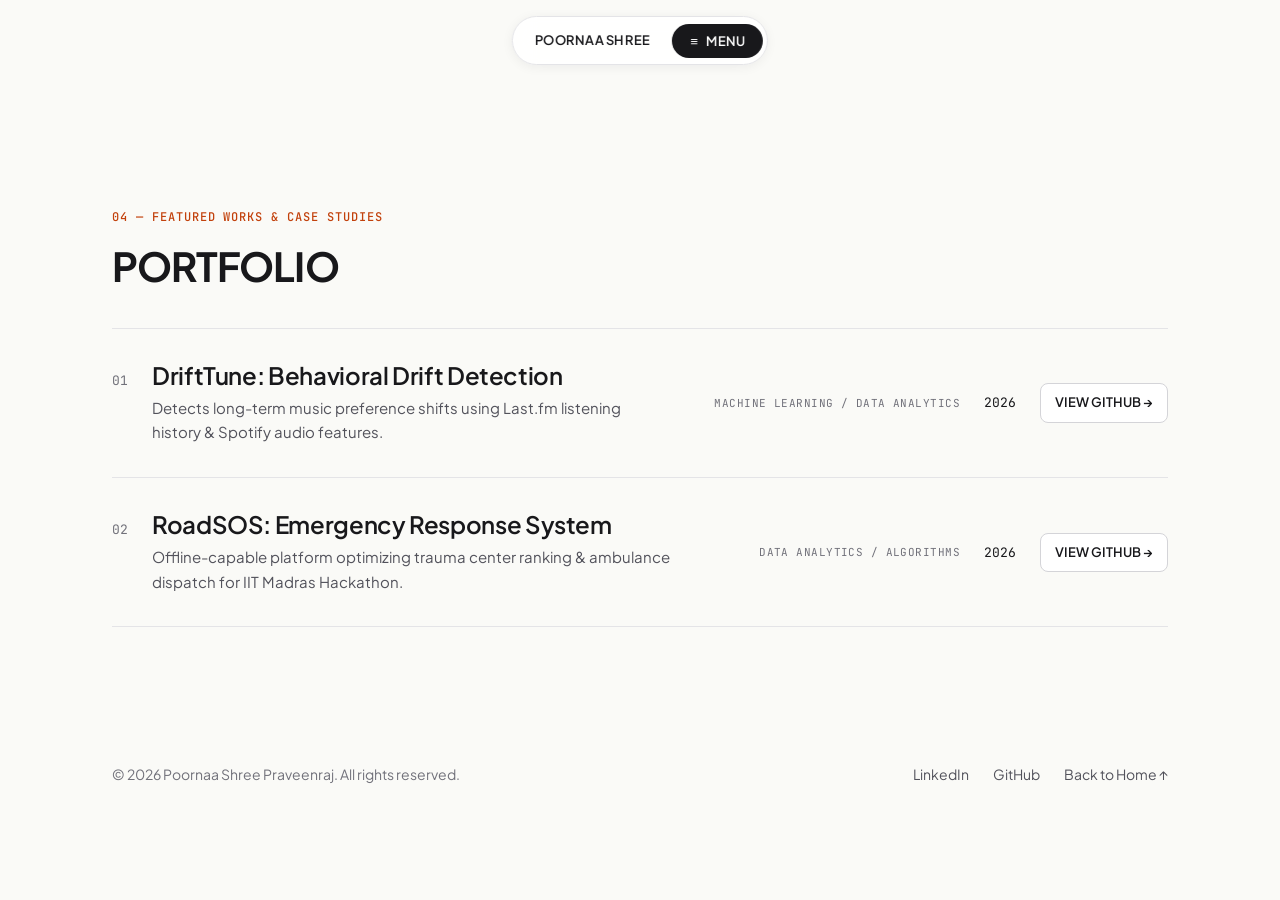
<file: projects.html>
<!DOCTYPE html>
<html lang="en">
<head>
<meta charset="UTF-8">
<meta name="viewport" content="width=device-width, initial-scale=1.0">
<title>Projects — Poornaa Shree Praveenraj</title>

<link rel="preconnect" href="https://fonts.googleapis.com">
<link rel="preconnect" href="https://fonts.gstatic.com" crossorigin>
<link href="https://fonts.googleapis.com/css2?family=Italianno&family=Plus+Jakarta+Sans:ital,wght@0,300..800;1,300..800&family=Space+Grotesk:wght@400;600;700&family=Space+Mono:ital,wght@0,400;0,700;1,400&family=Syne:wght@700;800&family=JetBrains+Mono:wght@400;500;700&display=swap" rel="stylesheet">

<link rel="stylesheet" href="styles.css?v=light-2">
<script src="script.js?v=light-2" defer></script>
</head>
<body>

<a href="#main" class="skip-link">Skip to content</a>

<header class="site-header">
  <div class="pill-nav-container">
    <a href="index.html" class="pill-nav-btn pill-brand"><span>POORNAA SHREE</span></a>
    <button class="pill-nav-btn pill-menu" id="menuToggle" aria-label="Toggle navigation menu" aria-controls="navDropdown" aria-expanded="false"><span class="menu-icon" aria-hidden="true">≡</span> <span>MENU</span></button>
  </div>
  <nav class="nav-dropdown" id="navDropdown" aria-label="Main navigation">
    <a href="index.html#home">00 — HOME</a>
    <a href="index.html#about">01 — ABOUT ME</a>
    <a href="index.html#skills">02 — WHAT I DO (SKILLS)</a>
    <a href="index.html#different">03 — WHY ME?</a>
    <a href="index.html#projects">04 — PORTFOLIO</a>
    <a href="index.html#experience">05 — EXPERIENCE &amp; EDU</a>
    <a href="index.html#protosem">06 — PROTOSEM LOGS</a>
    <a href="iot.html">07 — IOT SYSTEMS ⚡</a>
    <a href="index.html#contact">08 — CONNECTION</a>
  </nav>
</header>

<main id="main" class="subpage-main">
  <section class="section-block">
    <div class="container">
      <div class="section-label">04 — FEATURED WORKS &amp; CASE STUDIES</div>
      <h2 class="section-heading"><span class="shiny-text">PORTFOLIO</span></h2>
      
      <div class="projects-list-accordion">
        <div class="project-list-row">
          <div class="project-row-left">
            <span class="project-num">01</span>
            <div class="project-main-info">
              <h3 class="project-name">DriftTune: Behavioral Drift Detection</h3>
              <p class="project-subtext">Detects long-term music preference shifts using Last.fm listening history &amp; Spotify audio features.</p>
            </div>
          </div>
          <div class="project-row-right">
            <span class="project-cat">MACHINE LEARNING / DATA ANALYTICS</span>
            <span class="project-year">2026</span>
            <a href="https://github.com/poornaashreepraveenraj" target="_blank" rel="noopener" class="project-link-btn">VIEW GITHUB →</a>
          </div>
        </div>

        <div class="project-list-row">
          <div class="project-row-left">
            <span class="project-num">02</span>
            <div class="project-main-info">
              <h3 class="project-name">RoadSOS: Emergency Response System</h3>
              <p class="project-subtext">Offline-capable platform optimizing trauma center ranking &amp; ambulance dispatch for IIT Madras Hackathon.</p>
            </div>
          </div>
          <div class="project-row-right">
            <span class="project-cat">DATA ANALYTICS / ALGORITHMS</span>
            <span class="project-year">2026</span>
            <a href="https://github.com/poornaashreepraveenraj" target="_blank" rel="noopener" class="project-link-btn">VIEW GITHUB →</a>
          </div>
        </div>
      </div>
    </div>
  </section>
</main>

<footer class="site-footer">
  <div class="container footer-content">
    <p>© 2026 Poornaa Shree Praveenraj. All rights reserved.</p>
    <div class="foot-links">
      <a href="https://www.linkedin.com/in/poornaa-shree-praveenraj-5780b032a" target="_blank" rel="noopener">LinkedIn</a>
      <a href="https://github.com/poornaashreepraveenraj" target="_blank" rel="noopener">GitHub</a>
      <a href="index.html#home">Back to Home ↑</a>
    </div>
  </div>
</footer>

</body>
</html>
</file>
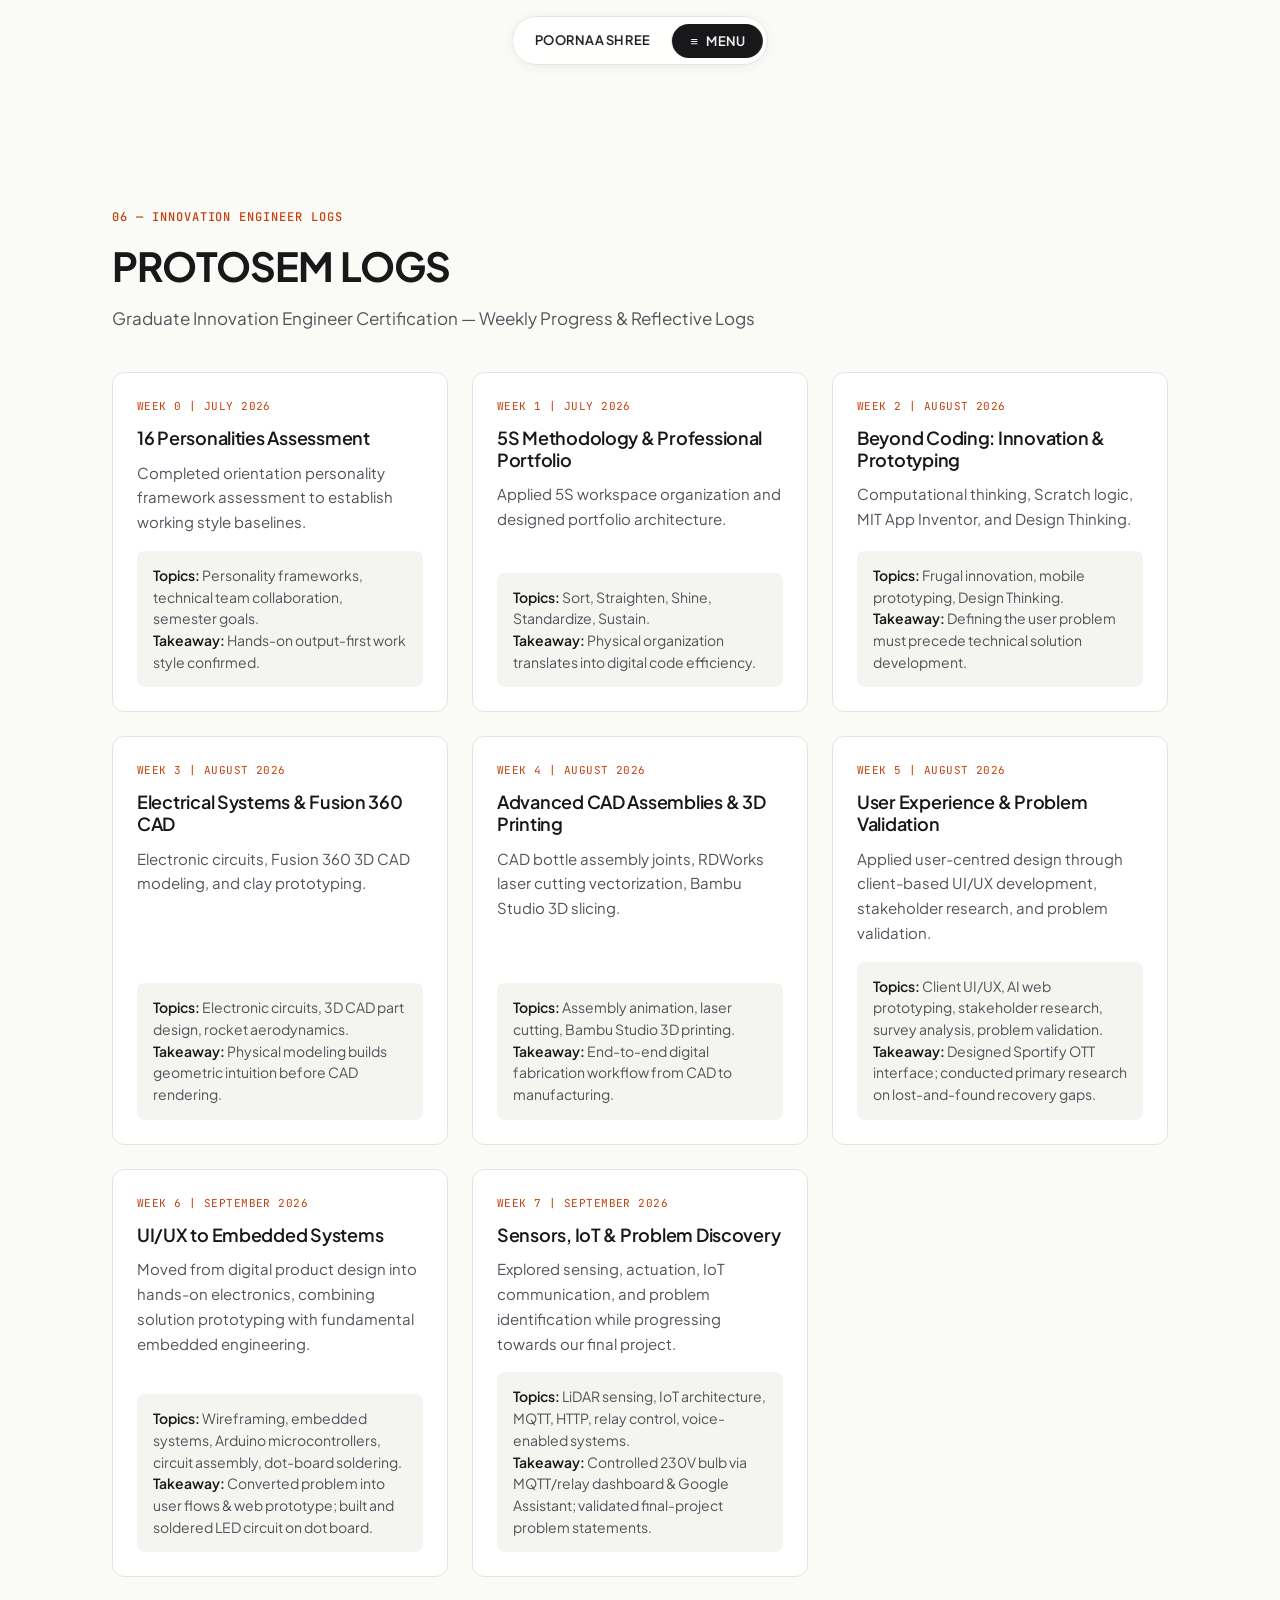
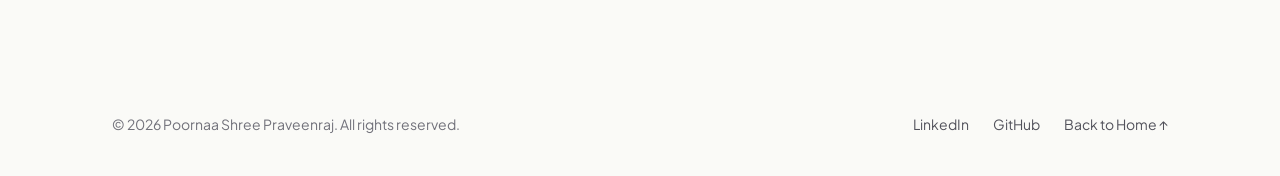
<file: protosem.html>
<!DOCTYPE html>
<html lang="en">
<head>
<meta charset="UTF-8">
<meta name="viewport" content="width=device-width, initial-scale=1.0">
<title>ProtoSem Logs — Poornaa Shree Praveenraj</title>

<link rel="preconnect" href="https://fonts.googleapis.com">
<link rel="preconnect" href="https://fonts.gstatic.com" crossorigin>
<link href="https://fonts.googleapis.com/css2?family=Italianno&family=Plus+Jakarta+Sans:ital,wght@0,300..800;1,300..800&family=Space+Grotesk:wght@400;600;700&family=Space+Mono:ital,wght@0,400;0,700;1,400&family=Syne:wght@700;800&family=JetBrains+Mono:wght@400;500;700&display=swap" rel="stylesheet">

<link rel="stylesheet" href="styles.css?v=light-2">
<script src="script.js?v=light-2" defer></script>
</head>
<body>

<a href="#main" class="skip-link">Skip to content</a>

<header class="site-header">
  <div class="pill-nav-container">
    <a href="index.html" class="pill-nav-btn pill-brand"><span>POORNAA SHREE</span></a>
    <button class="pill-nav-btn pill-menu" id="menuToggle" aria-label="Toggle navigation menu" aria-controls="navDropdown" aria-expanded="false"><span class="menu-icon" aria-hidden="true">≡</span> <span>MENU</span></button>
  </div>
  <nav class="nav-dropdown" id="navDropdown" aria-label="Main navigation">
    <a href="index.html#home">00 — HOME</a>
    <a href="index.html#about">01 — ABOUT ME</a>
    <a href="index.html#skills">02 — WHAT I DO (SKILLS)</a>
    <a href="index.html#different">03 — WHY ME?</a>
    <a href="index.html#projects">04 — PORTFOLIO</a>
    <a href="index.html#experience">05 — EXPERIENCE &amp; EDU</a>
    <a href="index.html#protosem">06 — PROTOSEM LOGS</a>
    <a href="iot.html">07 — IOT SYSTEMS ⚡</a>
    <a href="index.html#contact">08 — CONNECTION</a>
  </nav>
</header>

<main id="main" class="subpage-main">
  <section class="section-block">
    <div class="container">
      <div class="section-label">06 — INNOVATION ENGINEER LOGS</div>
      <h2 class="section-heading"><span class="shiny-text">PROTOSEM LOGS</span></h2>
      <p class="section-subtext">Graduate Innovation Engineer Certification — Weekly Progress &amp; Reflective Logs</p>
      
      <div class="protosem-grid">
        <div class="protosem-card">
          <div class="log-week-tag">WEEK 0 | JULY 2026</div>
          <h3>16 Personalities Assessment</h3>
          <p class="log-intro">Completed orientation personality framework assessment to establish working style baselines.</p>
          <div class="log-detail-box">
            <strong>Topics:</strong> Personality frameworks, technical team collaboration, semester goals.<br>
            <strong>Takeaway:</strong> Hands-on output-first work style confirmed.
          </div>
        </div>

        <div class="protosem-card">
          <div class="log-week-tag">WEEK 1 | JULY 2026</div>
          <h3>5S Methodology &amp; Professional Portfolio</h3>
          <p class="log-intro">Applied 5S workspace organization and designed portfolio architecture.</p>
          <div class="log-detail-box">
            <strong>Topics:</strong> Sort, Straighten, Shine, Standardize, Sustain.<br>
            <strong>Takeaway:</strong> Physical organization translates into digital code efficiency.
          </div>
        </div>

        <div class="protosem-card">
          <div class="log-week-tag">WEEK 2 | AUGUST 2026</div>
          <h3>Beyond Coding: Innovation &amp; Prototyping</h3>
          <p class="log-intro">Computational thinking, Scratch logic, MIT App Inventor, and Design Thinking.</p>
          <div class="log-detail-box">
            <strong>Topics:</strong> Frugal innovation, mobile prototyping, Design Thinking.<br>
            <strong>Takeaway:</strong> Defining the user problem must precede technical solution development.
          </div>
        </div>

        <div class="protosem-card">
          <div class="log-week-tag">WEEK 3 | AUGUST 2026</div>
          <h3>Electrical Systems &amp; Fusion 360 CAD</h3>
          <p class="log-intro">Electronic circuits, Fusion 360 3D CAD modeling, and clay prototyping.</p>
          <div class="log-detail-box">
            <strong>Topics:</strong> Electronic circuits, 3D CAD part design, rocket aerodynamics.<br>
            <strong>Takeaway:</strong> Physical modeling builds geometric intuition before CAD rendering.
          </div>
        </div>

        <div class="protosem-card">
          <div class="log-week-tag">WEEK 4 | AUGUST 2026</div>
          <h3>Advanced CAD Assemblies &amp; 3D Printing</h3>
          <p class="log-intro">CAD bottle assembly joints, RDWorks laser cutting vectorization, Bambu Studio 3D slicing.</p>
          <div class="log-detail-box">
            <strong>Topics:</strong> Assembly animation, laser cutting, Bambu Studio 3D printing.<br>
            <strong>Takeaway:</strong> End-to-end digital fabrication workflow from CAD to manufacturing.
          </div>
        </div>

        <div class="protosem-card">
          <div class="log-week-tag">WEEK 5 | AUGUST 2026</div>
          <h3>User Experience &amp; Problem Validation</h3>
          <p class="log-intro">Applied user-centred design through client-based UI/UX development, stakeholder research, and problem validation.</p>
          <div class="log-detail-box">
            <strong>Topics:</strong> Client UI/UX, AI web prototyping, stakeholder research, survey analysis, problem validation.<br>
            <strong>Takeaway:</strong> Designed Sportify OTT interface; conducted primary research on lost-and-found recovery gaps.
          </div>
        </div>

        <div class="protosem-card">
          <div class="log-week-tag">WEEK 6 | SEPTEMBER 2026</div>
          <h3>UI/UX to Embedded Systems</h3>
          <p class="log-intro">Moved from digital product design into hands-on electronics, combining solution prototyping with fundamental embedded engineering.</p>
          <div class="log-detail-box">
            <strong>Topics:</strong> Wireframing, embedded systems, Arduino microcontrollers, circuit assembly, dot-board soldering.<br>
            <strong>Takeaway:</strong> Converted problem into user flows &amp; web prototype; built and soldered LED circuit on dot board.
          </div>
        </div>

        <div class="protosem-card">
          <div class="log-week-tag">WEEK 7 | SEPTEMBER 2026</div>
          <h3>Sensors, IoT &amp; Problem Discovery</h3>
          <p class="log-intro">Explored sensing, actuation, IoT communication, and problem identification while progressing towards our final project.</p>
          <div class="log-detail-box">
            <strong>Topics:</strong> LiDAR sensing, IoT architecture, MQTT, HTTP, relay control, voice-enabled systems.<br>
            <strong>Takeaway:</strong> Controlled 230V bulb via MQTT/relay dashboard &amp; Google Assistant; validated final-project problem statements.
          </div>
        </div>
      </div>
    </div>
  </section>
</main>

<footer class="site-footer">
  <div class="container footer-content">
    <p>© 2026 Poornaa Shree Praveenraj. All rights reserved.</p>
    <div class="foot-links">
      <a href="https://www.linkedin.com/in/poornaa-shree-praveenraj-5780b032a" target="_blank" rel="noopener">LinkedIn</a>
      <a href="https://github.com/poornaashreepraveenraj" target="_blank" rel="noopener">GitHub</a>
      <a href="index.html#home">Back to Home ↑</a>
    </div>
  </div>
</footer>

</body>
</html>
</file>
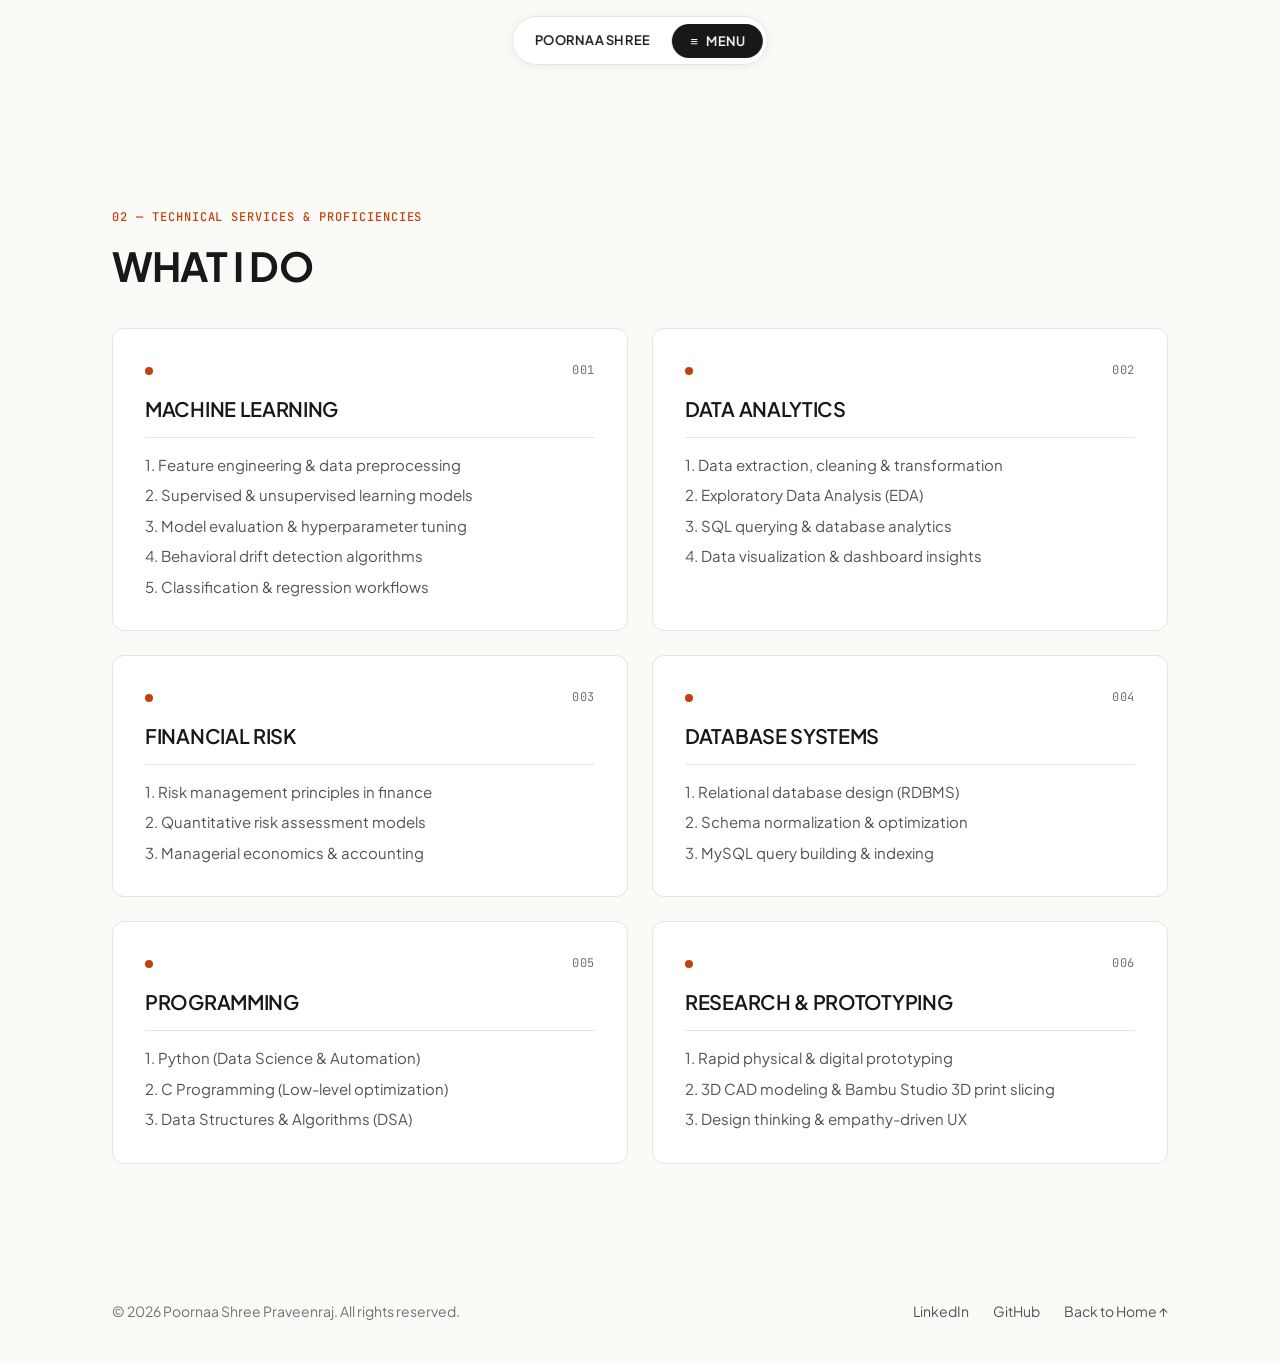
<file: skills.html>
<!DOCTYPE html>
<html lang="en">
<head>
<meta charset="UTF-8">
<meta name="viewport" content="width=device-width, initial-scale=1.0">
<title>Skills &amp; Services — Poornaa Shree Praveenraj</title>

<link rel="preconnect" href="https://fonts.googleapis.com">
<link rel="preconnect" href="https://fonts.gstatic.com" crossorigin>
<link href="https://fonts.googleapis.com/css2?family=Italianno&family=Plus+Jakarta+Sans:ital,wght@0,300..800;1,300..800&family=Space+Grotesk:wght@400;600;700&family=Space+Mono:ital,wght@0,400;0,700;1,400&family=Syne:wght@700;800&family=JetBrains+Mono:wght@400;500;700&display=swap" rel="stylesheet">

<link rel="stylesheet" href="styles.css?v=light-2">
<script src="script.js?v=light-2" defer></script>
</head>
<body>

<a href="#main" class="skip-link">Skip to content</a>

<header class="site-header">
  <div class="pill-nav-container">
    <a href="index.html" class="pill-nav-btn pill-brand">
      <span>POORNAA SHREE</span>
    </a>
    <button class="pill-nav-btn pill-menu" id="menuToggle" aria-label="Toggle navigation menu" aria-controls="navDropdown" aria-expanded="false"><span class="menu-icon" aria-hidden="true">≡</span> <span>MENU</span></button>
  </div>

  <nav class="nav-dropdown" id="navDropdown" aria-label="Main navigation">
    <a href="index.html#home">00 — HOME</a>
    <a href="index.html#about">01 — ABOUT ME</a>
    <a href="index.html#skills">02 — WHAT I DO (SKILLS)</a>
    <a href="index.html#different">03 — WHY ME?</a>
    <a href="index.html#projects">04 — PORTFOLIO</a>
    <a href="index.html#experience">05 — EXPERIENCE &amp; EDU</a>
    <a href="index.html#protosem">06 — PROTOSEM LOGS</a>
    <a href="iot.html">07 — IOT SYSTEMS ⚡</a>
    <a href="index.html#contact">08 — CONNECTION</a>
  </nav>
</header>

<main id="main" class="subpage-main">
  <section class="section-block">
    <div class="container">
      <div class="section-label">02 — TECHNICAL SERVICES &amp; PROFICIENCIES</div>
      <h2 class="section-heading"><span class="shiny-text">WHAT I DO</span></h2>
      
      <div class="services-6grid">
        <div class="service-card">
          <div class="service-orb-badge"><div class="orb-icon"></div><span class="service-num">001</span></div>
          <h3>MACHINE LEARNING</h3>
          <ul class="service-checklist">
            <li>1. Feature engineering &amp; data preprocessing</li>
            <li>2. Supervised &amp; unsupervised learning models</li>
            <li>3. Model evaluation &amp; hyperparameter tuning</li>
            <li>4. Behavioral drift detection algorithms</li>
            <li>5. Classification &amp; regression workflows</li>
          </ul>
        </div>
        <div class="service-card">
          <div class="service-orb-badge"><div class="orb-icon"></div><span class="service-num">002</span></div>
          <h3>DATA ANALYTICS</h3>
          <ul class="service-checklist">
            <li>1. Data extraction, cleaning &amp; transformation</li>
            <li>2. Exploratory Data Analysis (EDA)</li>
            <li>3. SQL querying &amp; database analytics</li>
            <li>4. Data visualization &amp; dashboard insights</li>
          </ul>
        </div>
        <div class="service-card">
          <div class="service-orb-badge"><div class="orb-icon"></div><span class="service-num">003</span></div>
          <h3>FINANCIAL RISK</h3>
          <ul class="service-checklist">
            <li>1. Risk management principles in finance</li>
            <li>2. Quantitative risk assessment models</li>
            <li>3. Managerial economics &amp; accounting</li>
          </ul>
        </div>
        <div class="service-card">
          <div class="service-orb-badge"><div class="orb-icon"></div><span class="service-num">004</span></div>
          <h3>DATABASE SYSTEMS</h3>
          <ul class="service-checklist">
            <li>1. Relational database design (RDBMS)</li>
            <li>2. Schema normalization &amp; optimization</li>
            <li>3. MySQL query building &amp; indexing</li>
          </ul>
        </div>
        <div class="service-card">
          <div class="service-orb-badge"><div class="orb-icon"></div><span class="service-num">005</span></div>
          <h3>PROGRAMMING</h3>
          <ul class="service-checklist">
            <li>1. Python (Data Science &amp; Automation)</li>
            <li>2. C Programming (Low-level optimization)</li>
            <li>3. Data Structures &amp; Algorithms (DSA)</li>
          </ul>
        </div>
        <div class="service-card">
          <div class="service-orb-badge"><div class="orb-icon"></div><span class="service-num">006</span></div>
          <h3>RESEARCH &amp; PROTOTYPING</h3>
          <ul class="service-checklist">
            <li>1. Rapid physical &amp; digital prototyping</li>
            <li>2. 3D CAD modeling &amp; Bambu Studio 3D print slicing</li>
            <li>3. Design thinking &amp; empathy-driven UX</li>
          </ul>
        </div>
      </div>
    </div>
  </section>
</main>

<footer class="site-footer">
  <div class="container footer-content">
    <p>© 2026 Poornaa Shree Praveenraj. All rights reserved.</p>
    <div class="foot-links">
      <a href="https://www.linkedin.com/in/poornaa-shree-praveenraj-5780b032a" target="_blank" rel="noopener">LinkedIn</a>
      <a href="https://github.com/poornaashreepraveenraj" target="_blank" rel="noopener">GitHub</a>
      <a href="index.html#home">Back to Home ↑</a>
    </div>
  </div>
</footer>

</body>
</html>
</file>
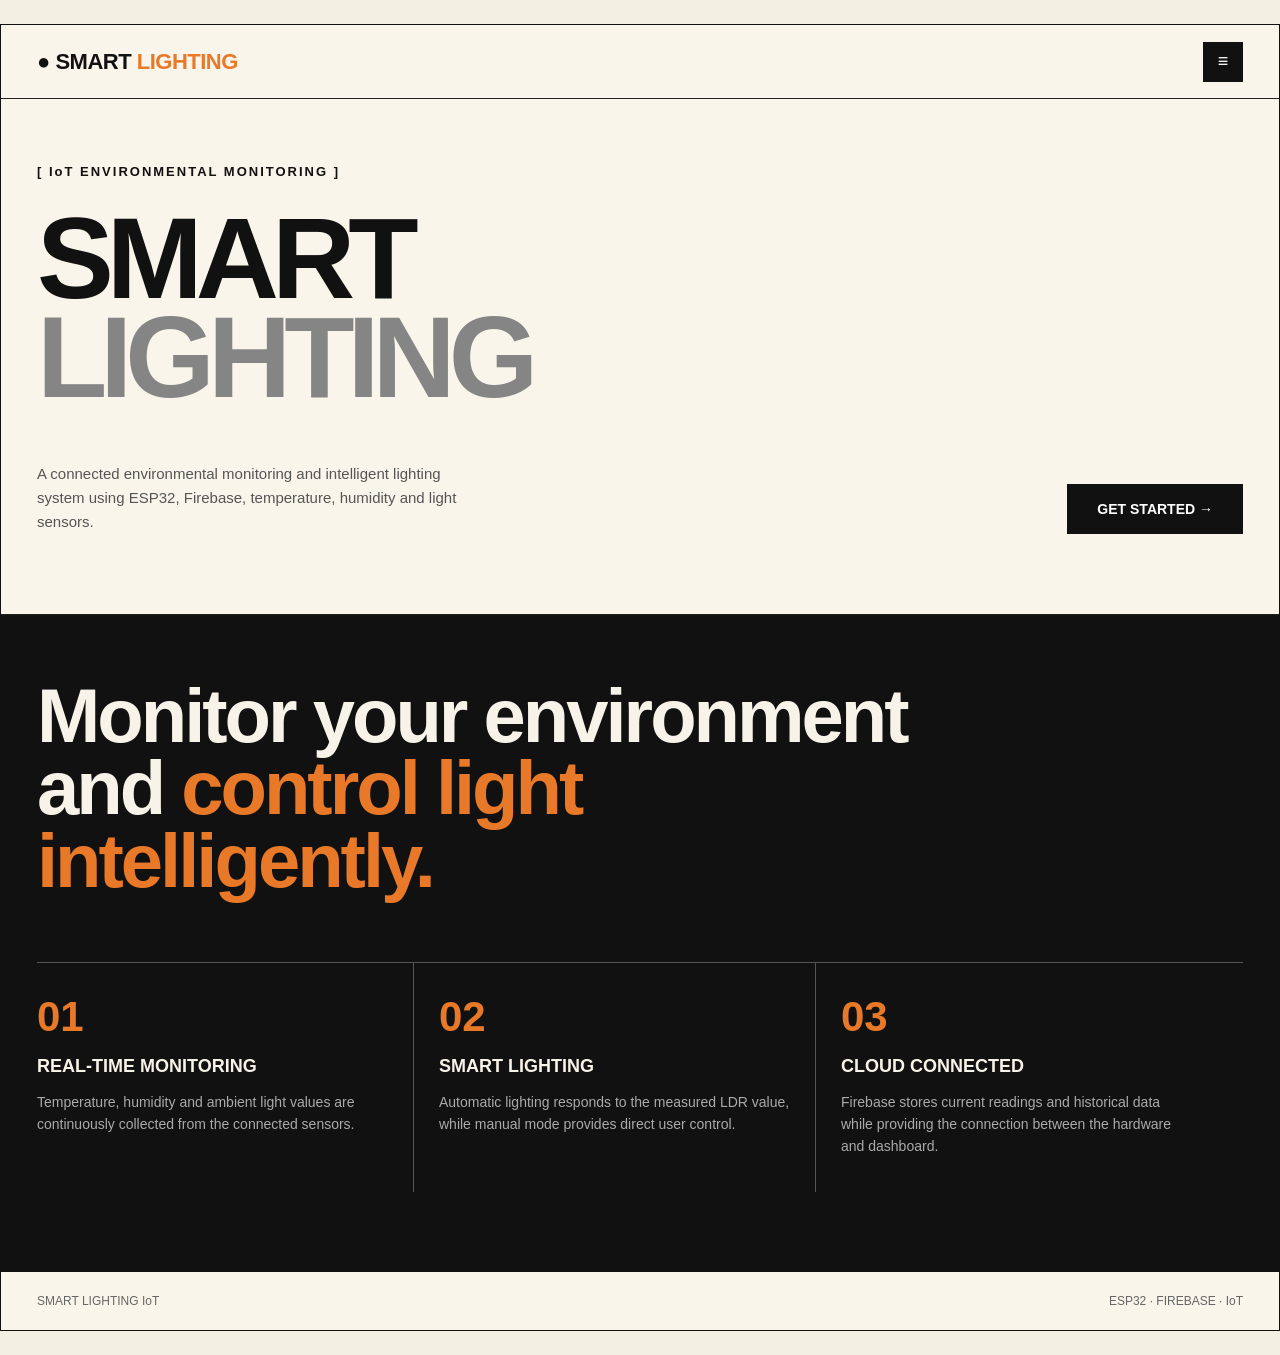
<file: downloads/landing.html>
<!DOCTYPE html>
<html lang="en">

<head>

<meta charset="UTF-8">

<meta
    name="viewport"
    content="width=device-width, initial-scale=1.0">

<title>Smart Lighting</title>

<style>

* {
    box-sizing: border-box;
}

body {
    margin: 0;
    background: #f4efe3;
    color: #111;
    font-family: Arial, Helvetica, sans-serif;
}

.page {
    max-width: 1400px;
    margin: 24px auto;
    background: #f9f5eb;
    border: 1px solid #111;
}

header {
    height: 74px;
    display: flex;
    align-items: center;
    justify-content: space-between;
    padding: 0 36px;
    border-bottom: 1px solid #222;
}

.logo {
    font-size: 22px;
    font-weight: 800;
    letter-spacing: -0.5px;
}

.logo span {
    color: #e87928;
}

.menu {
    width: 40px;
    height: 40px;
    background: #111;
    color: white;
    display: flex;
    align-items: center;
    justify-content: center;
    font-size: 18px;
}

.hero {
    padding: 65px 36px 80px;
    border-bottom: 1px solid #222;
}

.small-title {
    font-size: 13px;
    font-weight: bold;
    letter-spacing: 2px;
    margin-bottom: 30px;
}

.hero h1 {
    margin: 0;
    font-size: clamp(55px, 9vw, 125px);
    line-height: 0.86;
    letter-spacing: -7px;
    font-weight: 800;
}

.hero h1 span {
    color: #858585;
}

.hero-bottom {
    display: flex;
    justify-content: space-between;
    align-items: flex-end;
    margin-top: 55px;
    gap: 40px;
}

.description {
    max-width: 430px;
    font-size: 15px;
    line-height: 1.6;
    color: #555;
}

.start-btn {
    display: inline-block;
    background: #111;
    color: white;
    padding: 17px 30px;
    text-decoration: none;
    font-size: 14px;
    font-weight: bold;
}

.start-btn:hover {
    background: #e87928;
}

.black-section {
    background: #111;
    color: #f8f3e8;
    padding: 65px 36px 80px;
}

.black-section h2 {
    margin: 0;
    font-size: clamp(40px, 6vw, 76px);
    line-height: 0.95;
    letter-spacing: -3px;
    max-width: 900px;
}

.black-section h2 span {
    color: #e87928;
}

.features {
    margin-top: 65px;
    display: grid;
    grid-template-columns: repeat(3, 1fr);
    border-top: 1px solid #555;
}

.feature {
    padding: 30px 25px 20px 0;
    border-right: 1px solid #555;
    margin-right: 25px;
}

.feature:last-child {
    border-right: none;
}

.feature-number {
    font-size: 42px;
    font-weight: bold;
    color: #e87928;
}

.feature h3 {
    font-size: 18px;
    margin: 15px 0 10px;
}

.feature p {
    color: #aaa;
    font-size: 14px;
    line-height: 1.6;
}

footer {
    padding: 22px 36px;
    background: #f9f5eb;
    display: flex;
    justify-content: space-between;
    font-size: 12px;
    color: #666;
}

@media (max-width: 800px) {

    header {
        padding: 0 20px;
    }

    .hero,
    .black-section {
        padding-left: 20px;
        padding-right: 20px;
    }

    .hero h1 {
        letter-spacing: -4px;
    }

    .hero-bottom {
        flex-direction: column;
        align-items: flex-start;
    }

    .features {
        grid-template-columns: 1fr;
    }

    .feature {
        border-right: none;
        border-bottom: 1px solid #555;
        padding-bottom: 25px;
    }

    footer {
        padding: 20px;
    }
}

</style>

</head>

<body>

<div class="page">

<header>

    <div class="logo">
        ● SMART <span>LIGHTING</span>
    </div>

    <div class="menu">
        ≡
    </div>

</header>


<section class="hero">

    <div class="small-title">
        [ IoT ENVIRONMENTAL MONITORING ]
    </div>

    <h1>
        SMART<br>
        <span>LIGHTING</span>
    </h1>

    <div class="hero-bottom">

        <div class="description">

            A connected environmental monitoring
            and intelligent lighting system using
            ESP32, Firebase, temperature,
            humidity and light sensors.

        </div>

        <a
            href="login.html"
            class="start-btn">

            GET STARTED →

        </a>

    </div>

</section>


<section class="black-section">

    <h2>

        Monitor your
        environment and
        <span>control light intelligently.</span>

    </h2>


    <div class="features">

        <div class="feature">

            <div class="feature-number">
                01
            </div>

            <h3>
                REAL-TIME MONITORING
            </h3>

            <p>
                Temperature, humidity and
                ambient light values are
                continuously collected from
                the connected sensors.
            </p>

        </div>


        <div class="feature">

            <div class="feature-number">
                02
            </div>

            <h3>
                SMART LIGHTING
            </h3>

            <p>
                Automatic lighting responds
                to the measured LDR value,
                while manual mode provides
                direct user control.
            </p>

        </div>


        <div class="feature">

            <div class="feature-number">
                03
            </div>

            <h3>
                CLOUD CONNECTED
            </h3>

            <p>
                Firebase stores current
                readings and historical data
                while providing the connection
                between the hardware and dashboard.
            </p>

        </div>

    </div>

</section>


<footer>

    <span>
        SMART LIGHTING IoT
    </span>

    <span>
        ESP32 · FIREBASE · IoT
    </span>

</footer>

</div>

</body>

</html>
</file>
<file: styles.css>
/* ==========================================================================
   POORNAA SHREE PRAVEENRAJ — PORTFOLIO
   Light minimal theme: off-white page, dark text, one accent colour,
   one card style, an 8px spacing scale and a single aligned content column.
   ========================================================================== */

:root {
  /* Surfaces */
  --bg: #FAFAF7;
  --bg-surface: #FFFFFF;
  --bg-subtle: #F4F4F0;
  --bg-input: #FFFFFF;

  /* Text */
  --text-main: #18181B;
  --text-muted: #52525B;
  --text-dim: #71717A;

  /* Lines */
  --border-subtle: #E4E4E7;
  --border-strong: #D4D4D8;

  /* One accent (burnt orange, AA contrast on white) */
  --accent: #C2410C;
  --accent-hover: #9A3412;
  --accent-soft: #FFF4ED;

  /* Kept for pages that still reference the old token names */
  --bg-dark: var(--bg);
  --bg-card: var(--bg-surface);
  --bg-card-hover: var(--bg-surface);
  --border-glow: var(--border-strong);
  --grad-coral-btn: var(--accent);

  /* Type */
  --font-display: 'Plus Jakarta Sans', -apple-system, 'Segoe UI', sans-serif;
  --font-body: 'Plus Jakarta Sans', -apple-system, 'Segoe UI', sans-serif;
  --font-mono: 'JetBrains Mono', 'Space Mono', ui-monospace, monospace;
  --font-script: var(--font-display);

  /* Spacing scale (8px) */
  --s1: 8px;
  --s2: 16px;
  --s3: 24px;
  --s4: 32px;
  --s5: 40px;
  --s6: 48px;
  --s8: 64px;
  --s12: 96px;

  /* Shape & motion */
  --radius: 12px;
  --radius-sm: 8px;
  --shadow-hover: 0 6px 24px rgba(24, 24, 27, 0.06);
  --ease: cubic-bezier(0.2, 0.8, 0.2, 1);
  --trans-fast: 180ms var(--ease);
  --trans-normal: 280ms var(--ease);
  --trans-spring: 400ms var(--ease);
}

/* Reset */
*, *::before, *::after {
  box-sizing: border-box;
  margin: 0;
  padding: 0;
}

html {
  scroll-behavior: smooth;
  scroll-padding-top: 96px;
  background-color: var(--bg);
  color: var(--text-main);
  -webkit-font-smoothing: antialiased;
  -webkit-text-size-adjust: 100%;
  text-size-adjust: 100%;
}

body {
  background-color: var(--bg);
  color: var(--text-main);
  font-family: var(--font-body);
  font-size: 16px;
  line-height: 1.65;
  overflow-x: hidden;
  overflow-x: clip;
  position: relative;
}

img, video, picture, svg {
  display: block;
  max-width: 100%;
  height: auto;
}

::selection { background: var(--accent-soft); color: var(--accent-hover); }

a { color: inherit; }

.skip-link {
  position: absolute;
  left: -999px;
  top: auto;
  background: var(--text-main);
  color: #FFFFFF;
  padding: 12px 20px;
  border-radius: var(--radius-sm);
  font-weight: 600;
  z-index: 100000;
}
.skip-link:focus { left: 16px; top: 16px; }

.container {
  max-width: 1120px;
  margin: 0 auto;
  padding: 0 var(--s4);
  position: relative;
}

/* Former gradient text: now plain, so headings read calmly */
.shiny-text {
  color: inherit;
  display: inline;
}

h1, h2, h3, h4 {
  font-family: var(--font-display);
  font-weight: 600;
  letter-spacing: -0.015em;
  line-height: 1.2;
  color: var(--text-main);
}

.section-label {
  font-family: var(--font-mono);
  font-size: 12px;
  font-weight: 500;
  letter-spacing: 0.08em;
  color: var(--accent);
  margin-bottom: var(--s2);
  text-transform: uppercase;
}

.section-heading {
  font-size: clamp(28px, 3.6vw, 40px);
  font-weight: 700;
  line-height: 1.1;
  letter-spacing: -0.02em;
  margin-bottom: var(--s5);
  overflow-wrap: break-word;
}

.section-subtext {
  font-size: 17px;
  color: var(--text-muted);
  max-width: 680px;
  margin-top: calc(var(--s3) * -1);
  margin-bottom: var(--s5);
}

/* ==========================================================================
   NAVIGATION
   ========================================================================== */
.site-header {
  position: fixed;
  top: var(--s2);
  left: 50%;
  transform: translateX(-50%);
  z-index: 10000;
  display: flex;
  flex-direction: column;
  align-items: center;
}

.pill-nav-container {
  display: flex;
  align-items: center;
  gap: 4px;
  background: rgba(255, 255, 255, 0.88);
  backdrop-filter: blur(12px);
  -webkit-backdrop-filter: blur(12px);
  padding: 4px;
  border-radius: 999px;
  border: 1px solid var(--border-subtle);
  box-shadow: 0 2px 12px rgba(24, 24, 27, 0.06);
}

.pill-nav-btn {
  display: flex;
  align-items: center;
  gap: var(--s1);
  padding: 9px 18px;
  border-radius: 999px;
  font-family: var(--font-display);
  font-size: 13px;
  font-weight: 600;
  letter-spacing: 0.02em;
  color: var(--text-main);
  text-decoration: none;
  border: none;
  background: transparent;
  cursor: pointer;
  white-space: nowrap;
  transition: background-color var(--trans-fast), color var(--trans-fast);
}

.pill-brand:hover { background: var(--bg-subtle); }

.pill-menu {
  background: var(--text-main);
  color: #FFFFFF;
}
.pill-menu:hover { background: #3F3F46; }

.nav-dropdown {
  position: absolute;
  top: calc(100% + 8px);
  left: 50%;
  transform: translateX(-50%) translateY(-6px);
  width: min(300px, calc(100vw - 32px));
  max-height: calc(100vh - 100px);
  max-height: calc(100dvh - 100px);
  overflow-y: auto;
  overscroll-behavior: contain;
  background: var(--bg-surface);
  border: 1px solid var(--border-subtle);
  border-radius: var(--radius);
  padding: var(--s1);
  display: flex;
  flex-direction: column;
  gap: 2px;
  box-shadow: 0 12px 32px rgba(24, 24, 27, 0.10);
  opacity: 0;
  visibility: hidden;
  pointer-events: none;
  transition: opacity var(--trans-normal), transform var(--trans-normal), visibility 0s linear 280ms;
}

.nav-dropdown.active {
  opacity: 1;
  visibility: visible;
  pointer-events: auto;
  transform: translateX(-50%) translateY(0);
  transition: opacity var(--trans-normal), transform var(--trans-normal), visibility 0s;
}

.nav-dropdown a {
  font-family: var(--font-display);
  font-size: 14px;
  font-weight: 500;
  color: var(--text-muted);
  text-decoration: none;
  padding: 10px 14px;
  border-radius: var(--radius-sm);
  transition: background-color var(--trans-fast), color var(--trans-fast);
}

.nav-dropdown a:hover, .nav-dropdown a.active {
  background: var(--bg-subtle);
  color: var(--text-main);
}

/* Old decorative layers: switched off in the minimal theme */
.card-glare, .hero-aura, #particleCanvas { display: none !important; }
.tilted-card { position: relative; }

/* ==========================================================================
   HERO
   ========================================================================== */
.hero-section {
  position: relative;
  padding-top: 160px;
  padding-bottom: var(--s12);
  border-bottom: 1px solid var(--border-subtle);
}

.hero-container {
  display: grid;
  grid-template-columns: 200px minmax(0, 1fr) minmax(240px, 300px);
  gap: var(--s6);
  align-items: center;
  width: 100%;
}

.hero-left-ticker {
  border-right: 1px solid var(--border-subtle);
  padding-right: var(--s4);
}

.ticker-badge {
  font-family: var(--font-mono);
  font-size: 11px;
  letter-spacing: 0.08em;
  color: var(--text-dim);
  text-transform: uppercase;
}

.ticker-val {
  font-family: var(--font-display);
  font-size: 15px;
  font-weight: 600;
  margin-top: 4px;
}

.ticker-badge-gap { margin-top: var(--s4); }

.hero-skills-stack {
  list-style: none;
  margin-top: 12px;
  display: flex;
  flex-direction: column;
  gap: var(--s1);
}

.hero-skills-stack li {
  font-family: var(--font-mono);
  font-size: 11px;
  color: var(--text-muted);
  letter-spacing: 0.03em;
  padding-left: 12px;
  border-left: 2px solid var(--border-strong);
}

.hero-center-content {
  min-width: 0;
  container-type: inline-size;
}

.meta-tag {
  font-family: var(--font-mono);
  font-size: 12px;
  letter-spacing: 0.06em;
  color: var(--accent);
  margin-bottom: var(--s3);
}

.hero-display-title {
  font-size: clamp(40px, 5vw, 64px);
  font-size: clamp(30px, 8.6cqi, 64px);
  font-weight: 700;
  line-height: 1.02;
  letter-spacing: -0.035em;
  margin-bottom: var(--s3);
}

.hero-description {
  font-size: 18px;
  color: var(--text-muted);
  max-width: 560px;
  margin-bottom: var(--s4);
}

.hero-actions {
  display: flex;
  flex-wrap: wrap;
  align-items: center;
  gap: 12px;
}

/* Buttons */
.btn-primary-gradient,
.btn-secondary-dark {
  display: inline-flex;
  align-items: center;
  justify-content: center;
  padding: 12px 22px;
  font-family: var(--font-display);
  font-size: 14px;
  font-weight: 600;
  letter-spacing: 0.02em;
  border-radius: var(--radius-sm);
  text-decoration: none;
  cursor: pointer;
  white-space: nowrap;
  transition: background-color var(--trans-fast), border-color var(--trans-fast), color var(--trans-fast);
}

.btn-primary-gradient {
  background: var(--accent);
  color: #FFFFFF;
  border: 1px solid var(--accent);
}
.btn-primary-gradient:hover { background: var(--accent-hover); border-color: var(--accent-hover); }

.btn-secondary-dark {
  background: var(--bg-surface);
  color: var(--text-main);
  border: 1px solid var(--border-strong);
}
.btn-secondary-dark:hover { border-color: var(--text-main); }

.btn-full { width: 100%; }
.btn-spaced { margin-top: var(--s4); }
.btn-small { font-size: 12px; padding: 9px 16px; }

/* Hero image */
.hero-right-visual { display: flex; justify-content: center; }

.glass-frame {
  position: relative;
  width: 100%;
  max-width: 300px;
  border-radius: var(--radius);
  overflow: hidden;
  border: 1px solid var(--border-subtle);
  background: var(--bg-surface);
}

.liquid-glass-img {
  width: 100%;
  height: auto;
  aspect-ratio: 800 / 447;
  object-fit: cover;
}

.glass-stat-badge {
  display: flex;
  align-items: center;
  justify-content: space-between;
  gap: var(--s2);
  padding: 12px var(--s2);
  border-top: 1px solid var(--border-subtle);
  background: var(--bg-surface);
}

.stat-label {
  font-family: var(--font-mono);
  font-size: 11px;
  letter-spacing: 0.06em;
  color: var(--text-dim);
}

.stat-val {
  font-family: var(--font-display);
  font-size: 13px;
  font-weight: 600;
}

/* ==========================================================================
   KEYWORD STRIP (former marquee ribbon)
   ========================================================================== */
.marquee-ribbon {
  width: 100%;
  overflow: hidden;
  padding: 14px 0;
  white-space: nowrap;
  border-bottom: 1px solid var(--border-subtle);
  background: var(--bg-surface);
}

.marquee-track {
  display: inline-block;
  animation: marqueeLoop 60s linear infinite;
  will-change: transform;
  font-family: var(--font-mono);
  font-size: 12px;
  letter-spacing: 0.08em;
  text-transform: uppercase;
  color: var(--text-muted);
}

.marquee-track span.bullet {
  margin: 0 var(--s2);
  color: var(--accent);
}

@keyframes marqueeLoop {
  0% { transform: translateX(0%); }
  100% { transform: translateX(-50%); }
}

.marquee-footer { border-top: 1px solid var(--border-subtle); }

/* ==========================================================================
   SECTIONS
   ========================================================================== */
.section-block {
  padding: var(--s12) 0;
  border-bottom: 1px solid var(--border-subtle);
  position: relative;
}

.subpage-main { padding-top: 112px; }
.subpage-main .section-block { border-bottom: none; }

/* Shared card look: one background, one border, one radius, one padding */
.service-card,
.timeline-card,
.protosem-card,
.contact-form-card,
.diff-item {
  background: var(--bg-surface);
  border: 1px solid var(--border-subtle);
  border-radius: var(--radius);
  transition: border-color var(--trans-fast), box-shadow var(--trans-fast);
}

.service-card,
.timeline-card,
.protosem-card,
.contact-form-card {
  padding: var(--s4);
}

.service-card:hover,
.timeline-card:hover,
.protosem-card:hover {
  border-color: var(--border-strong);
  box-shadow: var(--shadow-hover);
}

/* ---------- About ---------- */
.about-grid-layout {
  display: grid;
  grid-template-columns: 280px minmax(0, 1fr);
  gap: var(--s8);
  align-items: start;
}

.about-card-photo {
  position: sticky;
  top: 104px;
}

.photo-placeholder-box {
  width: 100%;
  aspect-ratio: 1 / 1;
  background: var(--bg-subtle);
  border: 1px solid var(--border-subtle);
  border-radius: var(--radius);
  display: flex;
  flex-direction: column;
  align-items: center;
  justify-content: center;
  gap: var(--s2);
}

.bento-avatar-icon {
  width: 96px;
  height: 96px;
  border-radius: 50%;
  background: var(--bg-surface);
  border: 1px solid var(--border-strong);
  display: flex;
  align-items: center;
  justify-content: center;
}

.bento-avatar-icon span {
  font-family: var(--font-display);
  font-size: 32px;
  font-weight: 700;
  color: var(--accent);
}

.photo-overlay-tag {
  font-family: var(--font-mono);
  font-size: 11px;
  color: var(--text-muted);
  padding: 6px 12px;
  border: 1px solid var(--border-subtle);
  border-radius: 999px;
  background: var(--bg-surface);
}

.about-bio-text p.lead-p {
  font-size: 20px;
  line-height: 1.55;
  color: var(--text-main);
  margin-bottom: var(--s3);
}

.about-bio-text p {
  color: var(--text-muted);
  margin-bottom: var(--s2);
}

.about-meta-table {
  margin-top: var(--s4);
  border-top: 1px solid var(--border-subtle);
}

.meta-row {
  display: flex;
  justify-content: space-between;
  align-items: baseline;
  gap: var(--s2);
  padding: 14px 0;
  border-bottom: 1px solid var(--border-subtle);
}

.meta-key {
  font-family: var(--font-mono);
  font-size: 12px;
  color: var(--text-dim);
  flex-shrink: 0;
}

.meta-val {
  font-family: var(--font-display);
  font-size: 15px;
  font-weight: 600;
  text-align: right;
}

/* ---------- What I do ---------- */
.services-6grid {
  display: grid;
  grid-template-columns: repeat(2, minmax(0, 1fr));
  gap: var(--s3);
}

.service-orb-badge {
  display: flex;
  align-items: center;
  justify-content: space-between;
  margin-bottom: var(--s2);
}

.orb-icon {
  width: 8px;
  height: 8px;
  border-radius: 50%;
  background: var(--accent);
}

.service-num {
  font-family: var(--font-mono);
  font-size: 12px;
  color: var(--text-dim);
  letter-spacing: 0.06em;
}

.service-card h3 {
  font-size: 20px;
  margin-bottom: var(--s2);
}

.service-card-title { margin-top: 12px; }
.service-card-text { font-size: 15px; color: var(--text-muted); margin-bottom: var(--s3); }
.service-card-live { background: var(--accent-soft); border-color: #FED7C3; }

.service-checklist {
  list-style: none;
  display: flex;
  flex-direction: column;
  gap: var(--s1);
  border-top: 1px solid var(--border-subtle);
  padding-top: var(--s2);
}

.service-checklist li {
  font-size: 15px;
  color: var(--text-muted);
  line-height: 1.5;
}

/* ---------- What makes me different ---------- */
.diff-accordion-grid {
  display: flex;
  flex-direction: column;
  gap: 12px;
}

.diff-item { overflow: hidden; }
.diff-item.active { border-color: var(--border-strong); }

.diff-header {
  padding: 20px var(--s3);
  display: flex;
  align-items: center;
  gap: var(--s2);
  cursor: pointer;
  user-select: none;
}

.diff-num {
  font-family: var(--font-mono);
  font-size: 13px;
  color: var(--text-dim);
  width: 40px;
  flex-shrink: 0;
}

.diff-title {
  font-family: var(--font-display);
  font-size: clamp(17px, 2vw, 22px);
  font-weight: 600;
  letter-spacing: -0.01em;
  flex-grow: 1;
}

.diff-icon {
  font-family: var(--font-display);
  font-size: 22px;
  line-height: 1;
  color: var(--text-dim);
  transition: color var(--trans-fast);
}
.diff-header:hover .diff-icon,
.diff-item.active .diff-icon { color: var(--accent); }

.diff-body {
  display: grid;
  grid-template-rows: 0fr;
  padding: 0 var(--s3) 0 calc(var(--s3) + 40px + var(--s2));
  transition: grid-template-rows var(--trans-spring), padding var(--trans-spring);
}

.diff-item.active .diff-body {
  grid-template-rows: 1fr;
  padding-bottom: var(--s3);
}

.diff-body > * { min-height: 0; overflow: hidden; }

.diff-body p {
  color: var(--text-muted);
  max-width: 720px;
}

/* ---------- Portfolio ---------- */
.projects-list-accordion {
  display: flex;
  flex-direction: column;
  border-top: 1px solid var(--border-subtle);
}

.project-list-row {
  display: flex;
  align-items: center;
  justify-content: space-between;
  gap: var(--s3);
  padding: var(--s4) 0;
  border-bottom: 1px solid var(--border-subtle);
}

.project-row-left {
  display: flex;
  align-items: baseline;
  gap: var(--s3);
  min-width: 0;
}

.project-num {
  font-family: var(--font-mono);
  font-size: 13px;
  color: var(--text-dim);
}

.project-name {
  font-size: clamp(20px, 2.2vw, 24px);
  margin-bottom: 6px;
}

.project-subtext {
  font-size: 15px;
  color: var(--text-muted);
  max-width: 520px;
}

.project-row-right {
  display: flex;
  align-items: center;
  gap: var(--s3);
  flex-shrink: 0;
}

.project-cat {
  font-family: var(--font-mono);
  font-size: 11px;
  color: var(--text-dim);
  letter-spacing: 0.04em;
}

.project-year {
  font-family: var(--font-mono);
  font-size: 13px;
}

.project-link-btn {
  display: inline-flex;
  align-items: center;
  padding: 8px 14px;
  border-radius: var(--radius-sm);
  border: 1px solid var(--border-strong);
  background: var(--bg-surface);
  font-family: var(--font-display);
  font-size: 13px;
  font-weight: 600;
  color: var(--text-main);
  text-decoration: none;
  white-space: nowrap;
  transition: border-color var(--trans-fast), color var(--trans-fast);
}

.project-link-btn:hover {
  border-color: var(--accent);
  color: var(--accent);
}

.protosem-cta { margin-top: var(--s2); align-self: flex-start; }

/* ---------- Experience ---------- */
.timeline-container {
  display: grid;
  grid-template-columns: repeat(2, minmax(0, 1fr));
  gap: var(--s3);
}

.timeline-badge {
  display: inline-block;
  font-family: var(--font-mono);
  font-size: 12px;
  color: var(--accent);
  background: var(--accent-soft);
  padding: 4px 10px;
  border-radius: 999px;
  margin-bottom: var(--s2);
}

.timeline-role {
  font-size: 22px;
  margin-bottom: 4px;
}

.timeline-org {
  color: var(--text-muted);
  margin-bottom: var(--s2);
}

.timeline-bullets {
  list-style: disc;
  padding-left: 20px;
  display: flex;
  flex-direction: column;
  gap: var(--s1);
  color: var(--text-muted);
  font-size: 15px;
}

.timeline-bullets li::marker { color: var(--border-strong); }

/* ---------- ProtoSem logs ---------- */
.protosem-grid {
  display: grid;
  grid-template-columns: repeat(3, minmax(0, 1fr));
  gap: var(--s3);
}

.protosem-card {
  display: flex;
  flex-direction: column;
  padding: var(--s3);
}

.log-week-tag {
  font-family: var(--font-mono);
  font-size: 11px;
  letter-spacing: 0.04em;
  color: var(--accent);
  margin-bottom: 12px;
}

.protosem-card h3 {
  font-size: 18px;
  margin-bottom: 12px;
}

.log-intro {
  font-size: 15px;
  color: var(--text-muted);
  margin-bottom: var(--s2);
}

.log-detail-box {
  margin-top: auto;
  font-size: 14px;
  line-height: 1.55;
  background: var(--bg-subtle);
  padding: 14px var(--s2);
  border-radius: var(--radius-sm);
  color: var(--text-muted);
}

.log-detail-box strong { color: var(--text-main); font-weight: 600; }

/* ---------- Contact ---------- */
.contact-dual-layout {
  display: grid;
  grid-template-columns: repeat(2, minmax(0, 1fr));
  gap: var(--s6);
  align-items: start;
}

.form-title {
  font-size: 22px;
  margin-bottom: var(--s3);
}

.form-field {
  display: flex;
  flex-direction: column;
  gap: 6px;
  margin-bottom: 20px;
}

.form-field label {
  font-family: var(--font-mono);
  font-size: 11px;
  letter-spacing: 0.06em;
  color: var(--text-dim);
}

.form-field input,
.form-field select,
.form-field textarea {
  background: var(--bg-input);
  border: 1px solid var(--border-strong);
  padding: 12px 14px;
  color: var(--text-main);
  font-family: var(--font-body);
  font-size: 15px;
  border-radius: var(--radius-sm);
  outline: none;
  transition: border-color var(--trans-fast), box-shadow var(--trans-fast);
}

.form-field input::placeholder,
.form-field textarea::placeholder { color: #A1A1AA; }

.form-field input:focus,
.form-field select:focus,
.form-field textarea:focus {
  border-color: var(--accent);
  box-shadow: 0 0 0 3px var(--accent-soft);
}

.form-field textarea { min-height: 120px; resize: vertical; }

.form-status {
  margin-top: var(--s2);
  padding: 12px 14px;
  border-radius: var(--radius-sm);
  font-size: 14px;
  background: var(--accent-soft);
  border: 1px solid #FED7C3;
  color: var(--accent-hover);
}

.contact-socials-card {
  display: flex;
  flex-direction: column;
}

.socials-directory {
  display: flex;
  flex-direction: column;
  border-top: 1px solid var(--border-subtle);
}

.directory-row {
  display: flex;
  justify-content: space-between;
  align-items: baseline;
  gap: 4px var(--s2);
  padding: 18px 0;
  border-bottom: 1px solid var(--border-subtle);
}

.dir-label {
  font-family: var(--font-mono);
  font-size: 12px;
  color: var(--text-dim);
  flex-shrink: 0;
}

.dir-val {
  font-family: var(--font-mono);
  font-size: 13px;
  color: var(--text-main);
  text-decoration: none;
  text-align: right;
  overflow-wrap: anywhere;
  transition: color var(--trans-fast);
}

a.dir-val:hover { color: var(--accent); }

/* Decorative orb removed in the minimal theme */
.neon-planet-orb-container { display: none; }

/* ==========================================================================
   FOOTER & TOAST
   ========================================================================== */
.site-footer {
  padding: var(--s5) 0;
}

.footer-content {
  display: flex;
  justify-content: space-between;
  align-items: center;
  gap: var(--s2);
  font-size: 14px;
  color: var(--text-dim);
}

.foot-links {
  display: flex;
  flex-wrap: wrap;
  gap: var(--s3);
}

.foot-links a {
  color: var(--text-muted);
  text-decoration: none;
  transition: color var(--trans-fast);
}

.foot-links a:hover { color: var(--accent); }

#toast {
  position: fixed;
  bottom: var(--s4);
  left: 50%;
  transform: translateX(-50%) translateY(12px);
  max-width: calc(100vw - 32px);
  background: var(--text-main);
  color: #FFFFFF;
  padding: 12px 22px;
  border-radius: var(--radius-sm);
  font-size: 14px;
  font-weight: 500;
  text-align: center;
  opacity: 0;
  pointer-events: none;
  transition: opacity var(--trans-fast), transform var(--trans-fast);
  z-index: 100000;
}

#toast.show { opacity: 1; transform: translateX(-50%) translateY(0); }

/* ==========================================================================
   SCROLL REVEAL (added by script.js only when motion is allowed)
   ========================================================================== */
.reveal {
  opacity: 0;
  translate: 0 12px;
  transition: opacity 0.6s var(--ease), translate 0.6s var(--ease);
  transition-delay: var(--reveal-delay, 0ms);
}
.reveal.is-visible { opacity: 1; translate: 0 0; }

.is-offscreen .marquee-track { animation-play-state: paused; }

/* ==========================================================================
   RESPONSIVE
   ========================================================================== */
@media (max-width: 1100px) {
  .hero-container { grid-template-columns: minmax(0, 1fr) minmax(220px, 280px); }
  .hero-left-ticker { display: none; }
}

@media (max-width: 900px) {
  .hero-section { padding-top: 128px; padding-bottom: var(--s8); }
  .hero-container { grid-template-columns: minmax(0, 1fr); gap: var(--s5); }
  .hero-right-visual { justify-content: flex-start; }
  .glass-frame { max-width: 420px; }

  .about-grid-layout { grid-template-columns: minmax(0, 1fr); gap: var(--s5); }
  .about-card-photo { position: relative; top: 0; max-width: 240px; }

  .services-6grid,
  .timeline-container,
  .contact-dual-layout { grid-template-columns: minmax(0, 1fr); }
  .protosem-grid { grid-template-columns: repeat(2, minmax(0, 1fr)); }

  .section-block { padding: var(--s8) 0; }
}

@media (max-width: 760px) {
  .protosem-grid { grid-template-columns: minmax(0, 1fr); }

  .project-list-row {
    flex-direction: column;
    align-items: flex-start;
    gap: var(--s2);
    padding: var(--s3) 0;
  }
  .project-row-left { gap: var(--s2); }
  .project-row-right { flex-wrap: wrap; gap: 12px var(--s2); }
}

@media (max-width: 640px) {
  html { scroll-padding-top: 80px; }
  .container { padding: 0 20px; }

  .site-header { top: 12px; }
  .pill-nav-btn { padding: 9px 14px; }

  .hero-section { padding-top: 112px; padding-bottom: var(--s6); }
  .meta-tag { font-size: 11px; letter-spacing: 0.04em; }
  .hero-description { font-size: 16px; }
  .hero-actions > a { flex: 1 1 140px; padding-left: 12px; padding-right: 12px; }

  .section-block { padding: var(--s6) 0; }
  .section-heading { margin-bottom: var(--s4); }
  .section-subtext { margin-top: calc(var(--s2) * -1); margin-bottom: var(--s4); font-size: 16px; }

  .about-bio-text p.lead-p { font-size: 18px; }

  .service-card,
  .timeline-card,
  .contact-form-card { padding: var(--s3) 20px; }
  .service-card h3 { font-size: 18px; }
  .timeline-role { font-size: 19px; }

  .diff-header { padding: var(--s2) 20px; gap: 12px; }
  .diff-num { width: 32px; font-size: 12px; }
  .diff-body { padding: 0 20px 0 64px; }
  .diff-item.active .diff-body { padding-bottom: 20px; }

  .directory-row { flex-wrap: wrap; }
  .dir-val { text-align: left; font-size: 12px; }

  .footer-content { flex-direction: column; align-items: flex-start; }
}

/* ==========================================================================
   ACCESSIBILITY
   ========================================================================== */
a:focus-visible,
button:focus-visible,
summary:focus-visible,
[tabindex]:focus-visible {
  outline: 2px solid var(--accent);
  outline-offset: 3px;
}

@media (prefers-reduced-motion: reduce) {
  html { scroll-behavior: auto; }
  *, *::before, *::after {
    animation-duration: 0.01ms !important;
    animation-iteration-count: 1 !important;
    transition-duration: 0.01ms !important;
    transition-delay: 0ms !important;
  }
  .marquee-track { transform: none !important; }
  .reveal { opacity: 1; translate: none; }
}
</file>
